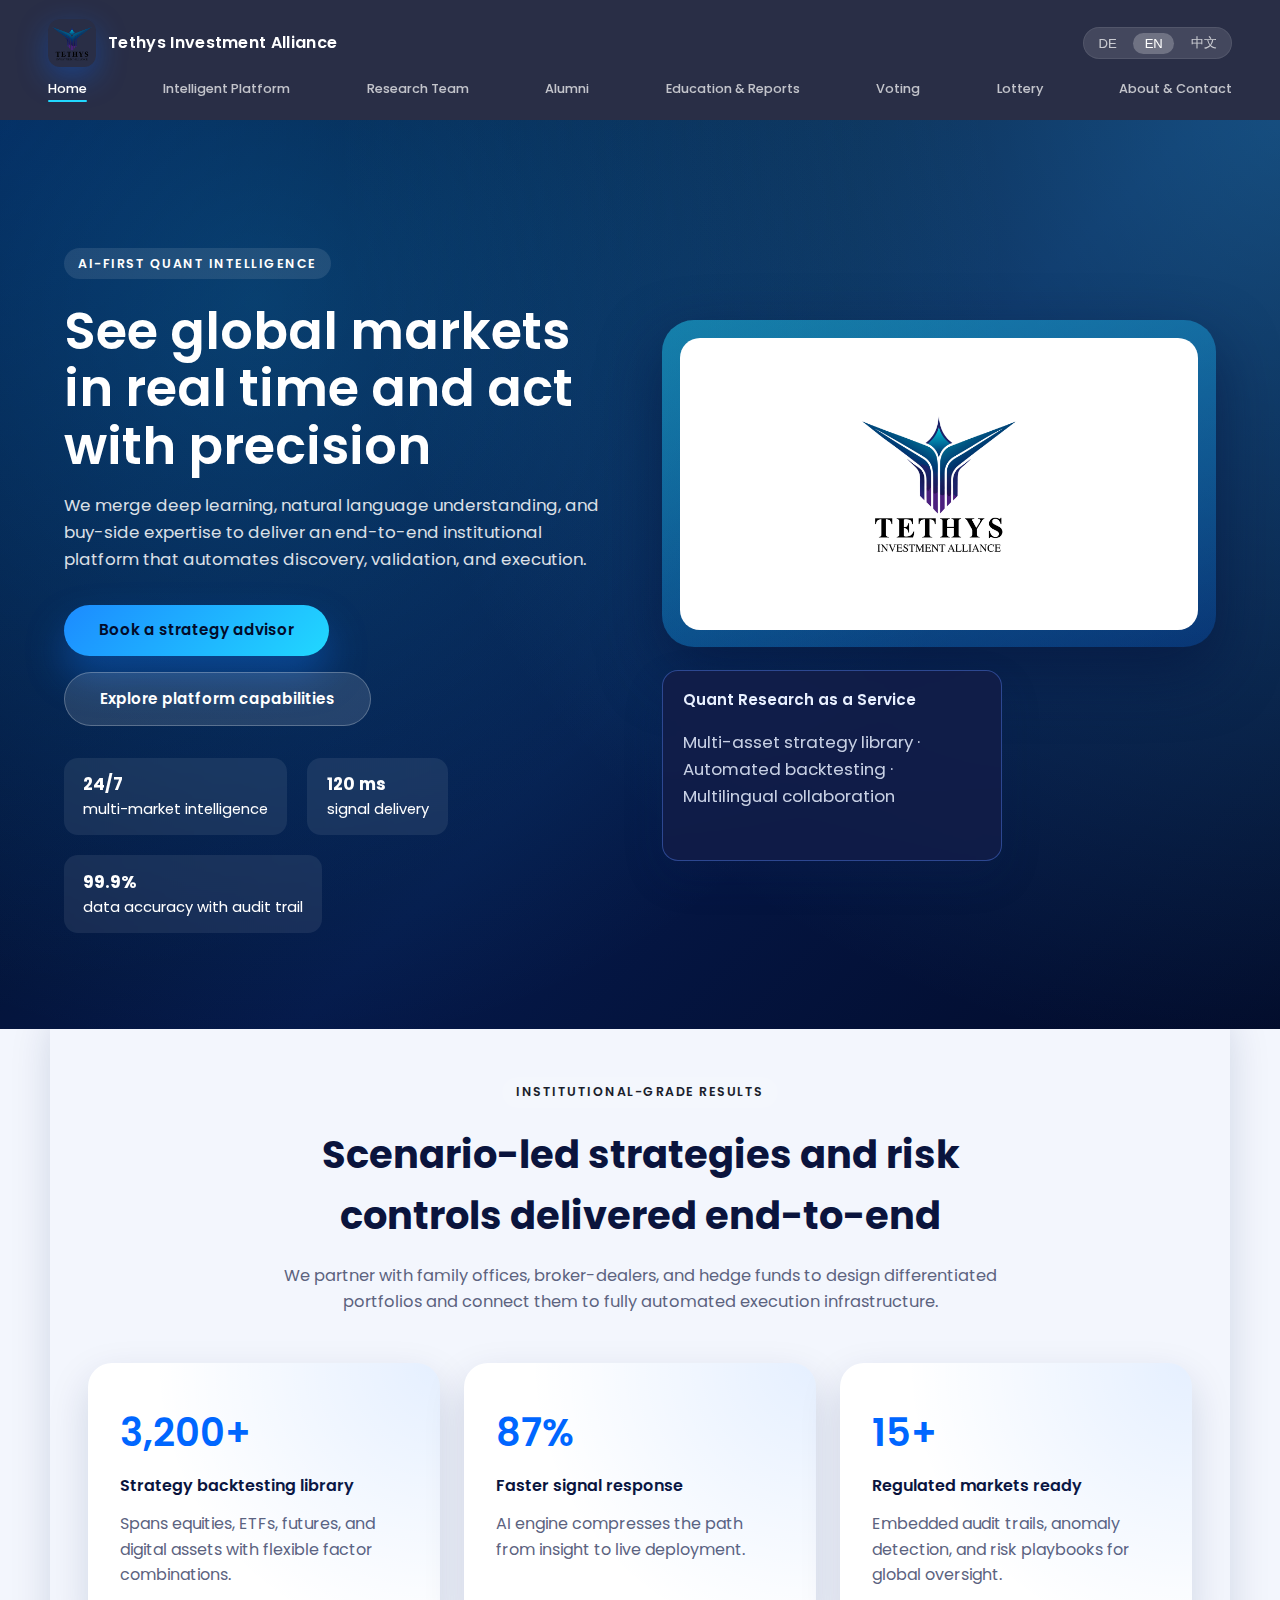
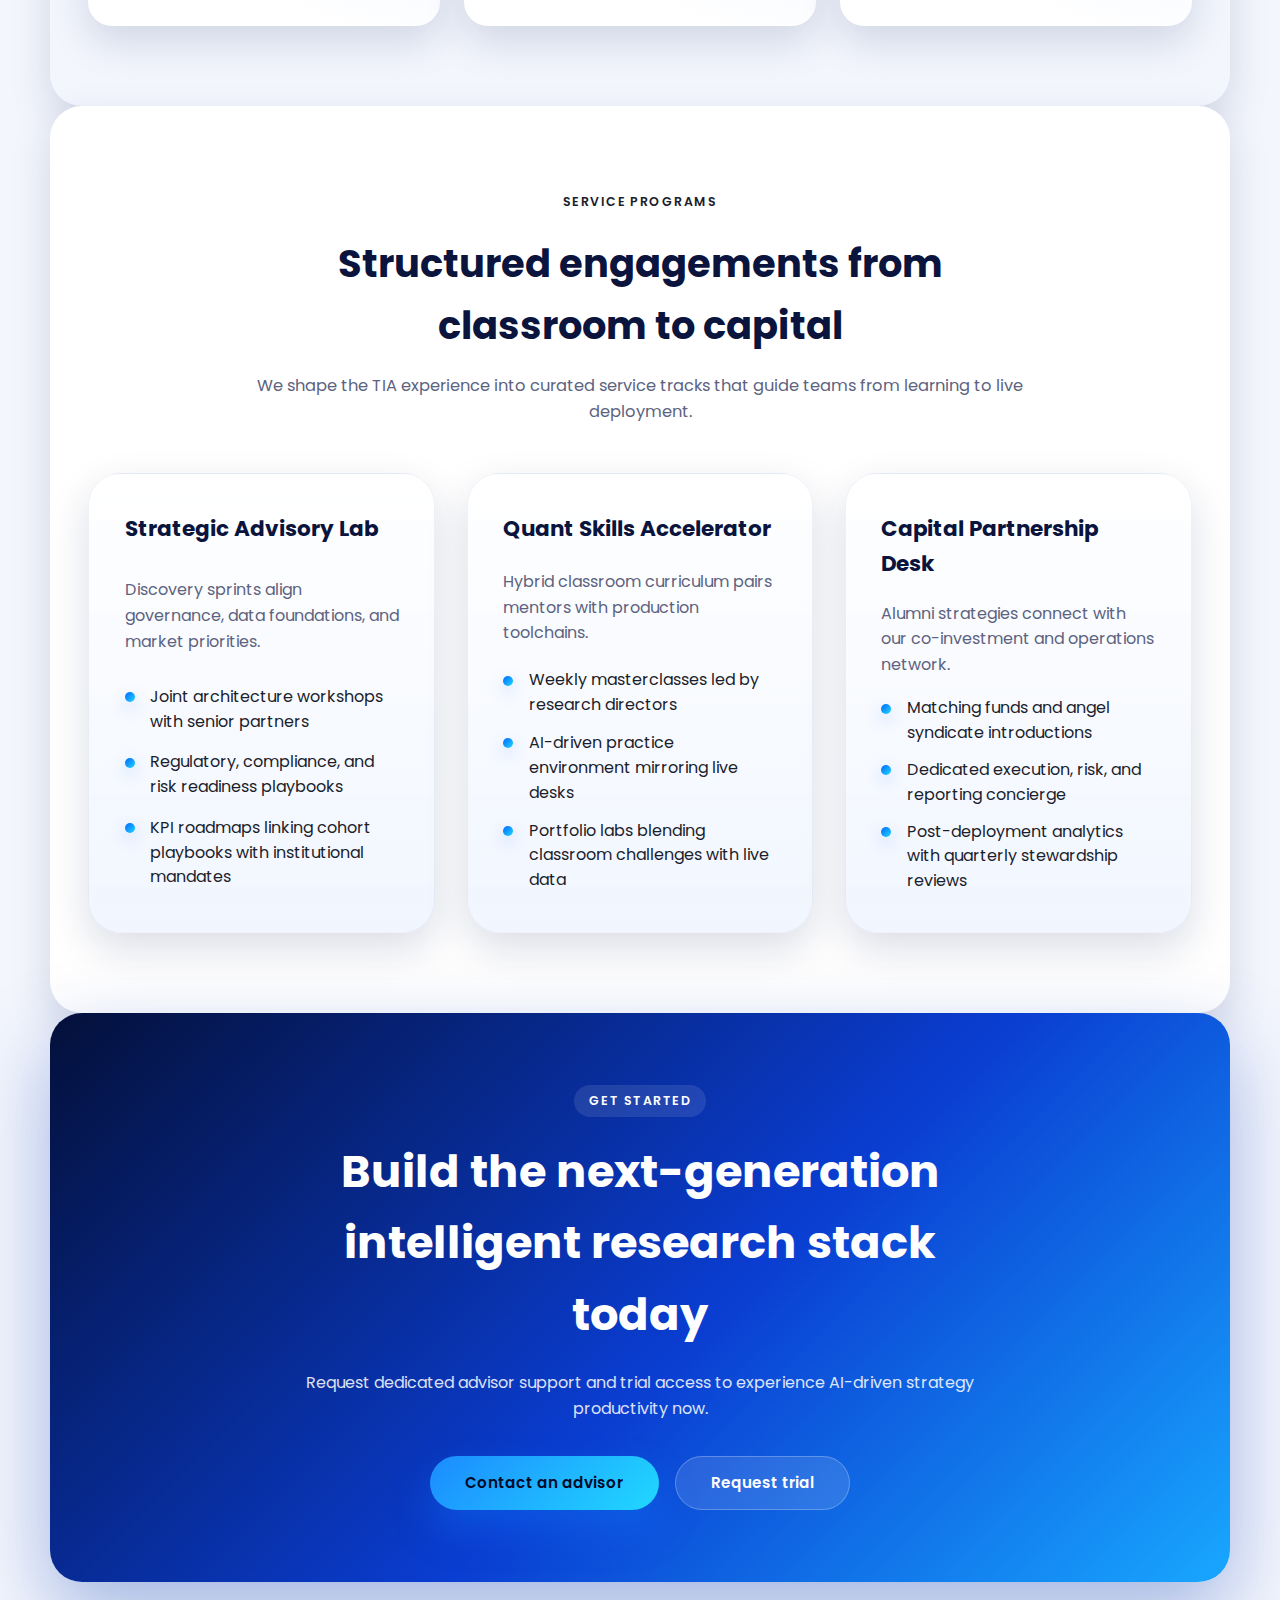
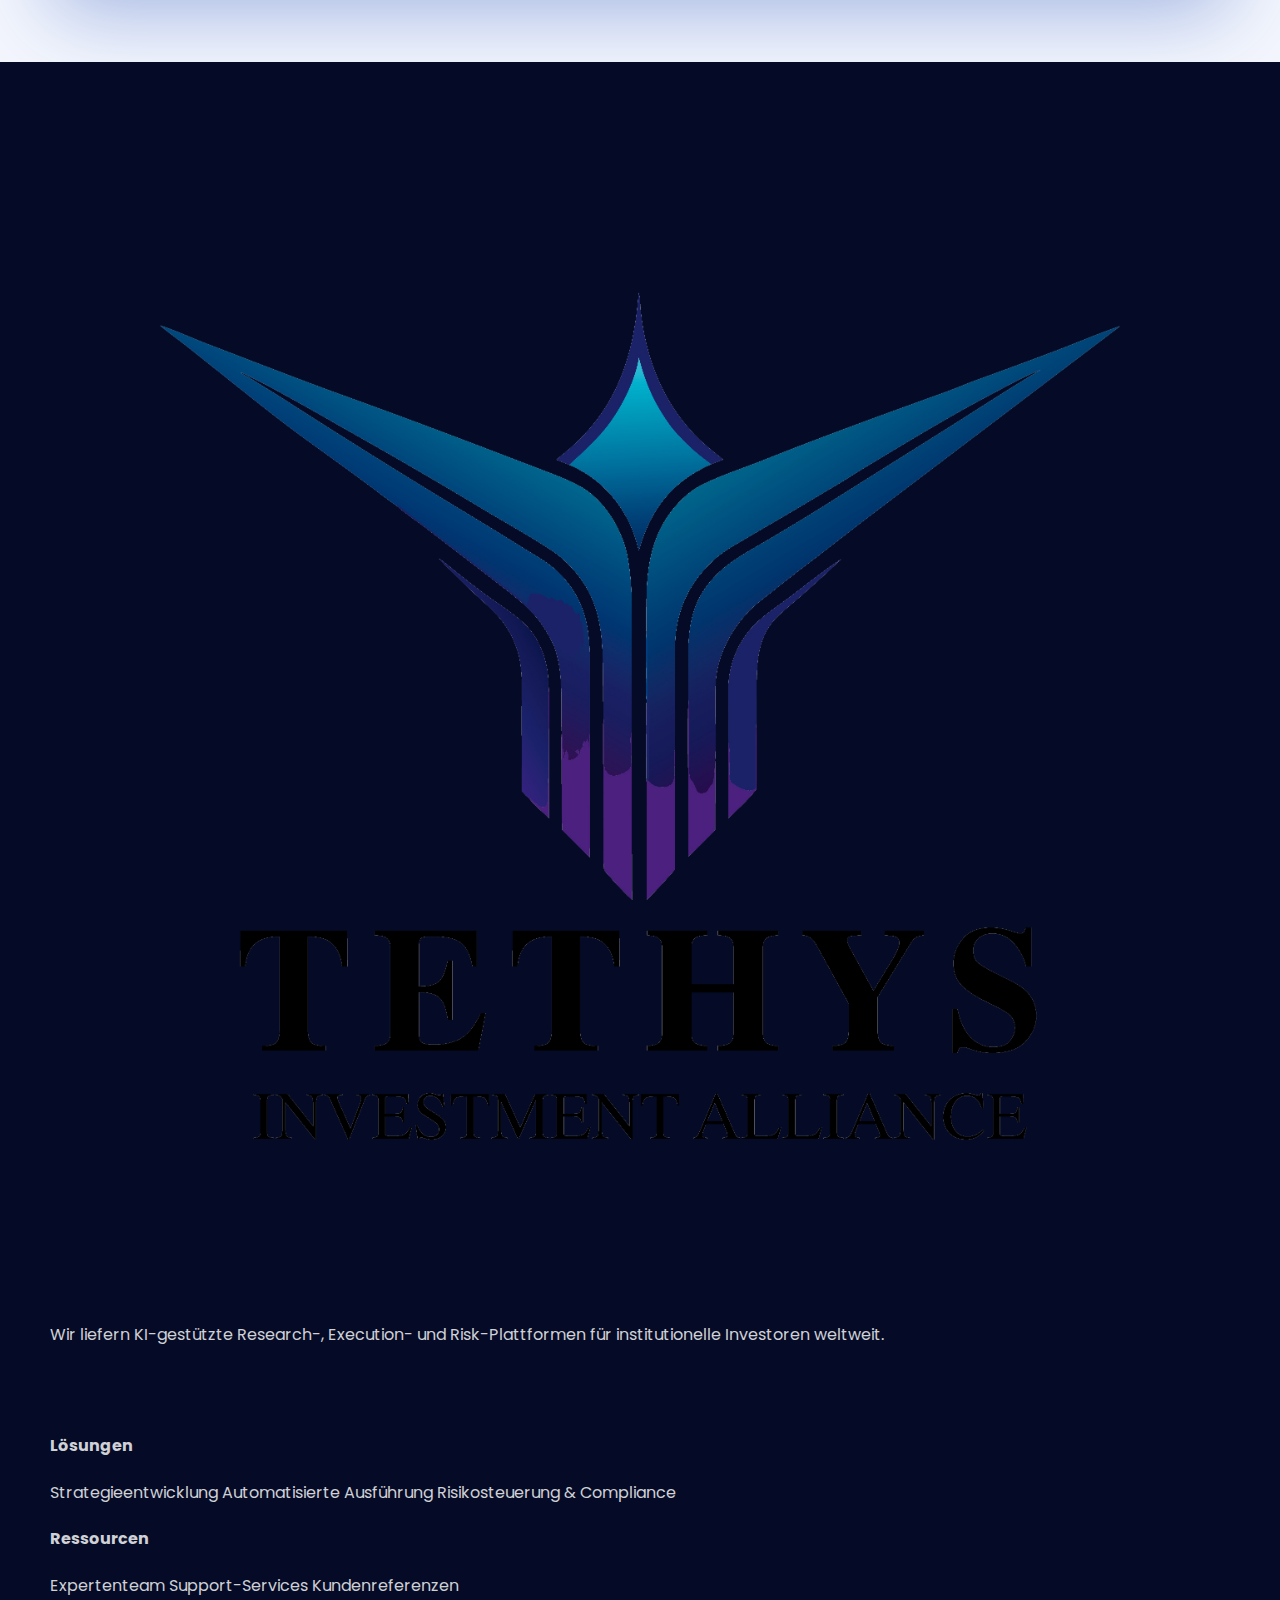
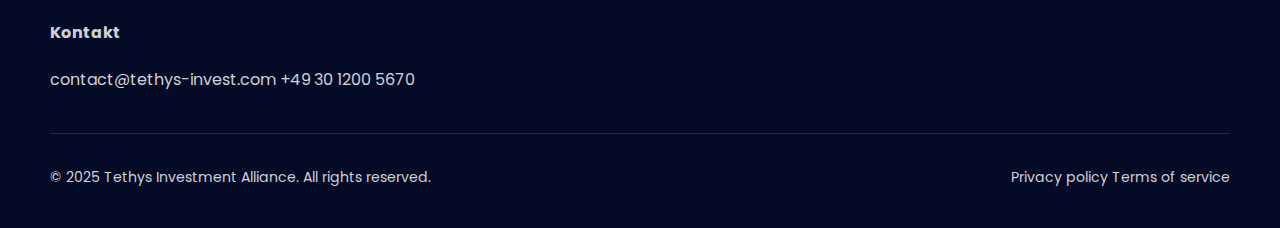
<file: index.html>
<!DOCTYPE html>
<html lang="de">
<head>
    <meta charset="UTF-8">
    <meta name="viewport" content="width=device-width, initial-scale=1.0">
    <title>Tethys Investment Alliance | KI-gestützte Quant-Plattform</title>
    <meta name="description" content="Tethys Investment Alliance verbindet KI und quantitative Strategien, automatisiert Research-Workflows, liefert Echtzeit-Signale und steuert Risiken auf institutionellem Niveau.">
    <link rel="preconnect" href="https://fonts.googleapis.com">
    <link rel="preconnect" href="https://fonts.gstatic.com" crossorigin>
    <link href="https://fonts.googleapis.com/css2?family=Poppins:wght@300;400;500;600;700&family=Noto+Sans+SC:wght@400;500;700&display=swap" rel="stylesheet">
    <link rel="icon" type="image/png" href="assets/images/logo.png">
    <link rel="stylesheet" href="styles.css?v=20251022c">
</head>
<body data-page="home">
    <header class="site-header">
        <div class="nav-container">
            <a class="brand" href="index.html">
                <img src="assets/images/logo.png" alt="Tethys Investment Alliance Logo">
                <span>Tethys Investment Alliance</span>
            </a>
            <button class="nav-toggle" aria-label="Navigation umschalten" aria-expanded="false" data-i18n-aria-label="nav.toggle">
                <span></span>
                <span></span>
                <span></span>
            </button>
            <nav class="primary-nav">
                <ul class="nav-links">
                    <li><a href="index.html" data-page="home" data-i18n="nav.home">Startseite</a></li>
                    <li><a href="platform.html" data-page="platform" data-i18n="nav.platform">Intelligente Plattform</a></li>
                    <li><a href="team.html" data-page="team" data-i18n="nav.team">Research-Team</a></li>
                    <li><a href="alumni.html" data-page="alumni" data-i18n="nav.alumni">Alumni</a></li>
                    <li><a href="education.html" data-page="education" data-i18n="nav.education">Unterricht &amp; Reports</a></li>
                    <li><a href="elections.html" data-page="elections" data-i18n="nav.elections">Abstimmungen</a></li>
                    <li><a href="lottery.html" data-page="lottery" data-i18n="nav.lottery">Verlosung</a></li>
                    <li><a href="about.html" data-page="about" data-i18n="nav.about">Über &amp; Kontakt</a></li>
                </ul>
                <div class="language-switcher" role="group" aria-label="Sprache wählen" data-i18n-aria-label="language.switcherLabel">
                    <button type="button" class="language-option active" data-lang="de">DE</button>
                    <button type="button" class="language-option" data-lang="en">EN</button>
                    <button type="button" class="language-option" data-lang="zh">中文</button>
                </div>
            </nav>
        </div>
    </header>

    <main id="top">
        <section class="hero hero-home">
            <div class="hero-inner">
            <div class="hero-content">
                <span class="eyebrow" data-i18n="hero.eyebrow">AI-gestützte Quant Intelligence</span>
                <h1 data-i18n="hero.headline">Globale Märkte in Echtzeit erkennen und präzise Quant-Entscheidungen treffen</h1>
                <p data-i18n="hero.paragraph">
                    Wir kombinieren Deep Learning, natürliche Sprachverarbeitung und jahrzehntelange Buy-Side-Expertise, um eine durchgängige Plattform zu liefern, die Discovery, Validierung und Ausführung automatisiert.
                </p>
                <div class="hero-actions">
                    <a class="btn primary" href="about.html#contact" data-i18n="hero.primary">Beratungstermin vereinbaren</a>
                    <a class="btn ghost" href="platform.html" data-i18n="hero.secondary">Plattformfunktionen ansehen</a>
                </div>
                <ul class="hero-highlights">
                    <li data-i18n="hero.highlight1"><strong>24/7</strong> KI-gestützte Marktüberwachung</li>
                    <li data-i18n="hero.highlight2"><strong>120&nbsp;ms</strong> Signallaufzeit bis zum Desk</li>
                    <li data-i18n="hero.highlight3"><strong>99,9&nbsp;%</strong> Datenqualität mit Audit-Trail</li>
                </ul>
            </div>
            <div class="hero-media">
                <div class="media-frame">
                    <video class="hero-video" src="assets/videos/tia-hero.mp4" poster="assets/images/hero.jpg" autoplay muted loop playsinline aria-describedby="hero-video-caption">
                        Ihr Browser unterstützt das Video-Element nicht. Laden Sie die Präsentation direkt herunter:
                        <a href="assets/videos/tia-hero.mp4">TIA Präsentationsvideo</a>.
                    </video>
                </div>
                <div class="media-badge" id="hero-video-caption">
                    <span class="badge-title" data-i18n="hero.badgeTitle">Quant Research as a Service</span>
                    <p data-i18n="hero.badgeText">Multi-Asset-Strategiebibliothek · Automatisiertes Backtesting · Mehrsprachige Kollaboration</p>
                </div>
            </div>
            </div>
        </section>

        <section class="metrics" id="solutions">
            <div class="section-intro">
                <span class="eyebrow" data-i18n="metrics.eyebrow">Institutionelle Ergebnisse</span>
                <h2 data-i18n="metrics.heading">Von Szenario-Strategien bis Risk Controls – messbare Resultate aus einer Hand</h2>
                <p data-i18n="metrics.paragraph">
                    Tethys Investment Alliance begleitet Family Offices, Broker-Dealer und Hedgefonds dabei, differenzierte Portfolios aufzubauen und sie in vollautomatisierte Execution-Infrastrukturen einzubetten.
                </p>
            </div>
            <div class="metric-grid">
                <article class="metric-card">
                    <span class="value">3,200+</span>
                    <span class="label" data-i18n="metrics.card1.label">Backtesting-Szenarienbibliothek</span>
                    <p data-i18n="metrics.card1.text">Über Aktien, ETFs, Futures und digitale Assets hinweg mit frei kombinierbaren Faktoren.</p>
                </article>
                <article class="metric-card">
                    <span class="value">87%</span>
                    <span class="label" data-i18n="metrics.card2.label">Beschleunigte Signalauslieferung</span>
                    <p data-i18n="metrics.card2.text">Der KI-Engine verkürzt den Weg von der Hypothese zur produktiven Strategie drastisch.</p>
                </article>
                <article class="metric-card">
                    <span class="value">15+</span>
                    <span class="label" data-i18n="metrics.card3.label">Regulatorische Märkte im Fokus</span>
                    <p data-i18n="metrics.card3.text">Integrierte Audit-Trails, Anomalieerkennung und Risk Playbooks für globale Aufsichten.</p>
                </article>
            </div>
        </section>

        <section class="services" id="services">
            <div class="section-intro">
                <span class="eyebrow" data-i18n="services.eyebrow">Serviceprogramme</span>
                <h2 data-i18n="services.heading">Strukturiertes Engagement vom Campus bis zum Kapital</h2>
                <p data-i18n="services.paragraph">
                    Wir erweitern das VenusIN-Erbe innerhalb der TIA-Experience um kuratierte Servicepfade, die Teams vom Lernen bis zur Live-Implementierung führen.
                </p>
            </div>
            <div class="services-grid">
                <article class="service-card">
                    <h3 data-i18n="services.card1.title">Strategic Advisory Lab</h3>
                    <p data-i18n="services.card1.desc">Discovery-Sprints richten Governance, Datenfundamente und Marktprioritäten aus.</p>
                    <ul class="service-list">
                        <li data-i18n="services.card1.point1">Architektur-Workshops gemeinsam mit Senior-Partnern</li>
                        <li data-i18n="services.card1.point2">Regulatorische, Compliance- und Risiko-Playbooks</li>
                        <li data-i18n="services.card1.point3">KPI-Roadmaps zwischen VenusIN-Kohorten und institutionellen Mandaten</li>
                    </ul>
                </article>
                <article class="service-card">
                    <h3 data-i18n="services.card2.title">Quant Skills Accelerator</h3>
                    <p data-i18n="services.card2.desc">Hybride Unterrichtsmodule verbinden Mentor:innen mit produktiven Toolchains.</p>
                    <ul class="service-list">
                        <li data-i18n="services.card2.point1">Wöchentliche Masterclasses unter Leitung der Research-Direktor:innen</li>
                        <li data-i18n="services.card2.point2">KI-gestütztes Übungsumfeld auf Basis echter Desks</li>
                        <li data-i18n="services.card2.point3">Portfoliolabore vereinen Unterrichts-Challenges und Live-Daten</li>
                    </ul>
                </article>
                <article class="service-card">
                    <h3 data-i18n="services.card3.title">Capital Partnership Desk</h3>
                    <p data-i18n="services.card3.desc">Alumni-Strategien vernetzen wir mit unserem Co-Investment- und Operations-Netzwerk.</p>
                    <ul class="service-list">
                        <li data-i18n="services.card3.point1">Matching-Fonds und Angel-Syndikat-Intros</li>
                        <li data-i18n="services.card3.point2">Dedizierter Execution-, Risiko- und Reporting-Concierge</li>
                        <li data-i18n="services.card3.point3">Post-Deployment-Analytics mit vierteljährlichen Stewardship-Reviews</li>
                    </ul>
                </article>
            </div>
        </section>

        <section class="cta-final">
            <div class="cta-content">
                <span class="eyebrow" data-i18n="cta.eyebrow">Jetzt starten</span>
                <h2 data-i18n="cta.heading">Bauen Sie heute das nächste intelligente Research-Ökosystem</h2>
                <p data-i18n="cta.paragraph">Holen Sie sich einen dedizierten Consultant und Testzugang, um KI-gestützte Strategieproduktivität sofort zu erleben.</p>
                <div class="cta-actions">
                    <a class="btn primary" href="about.html#contact" data-i18n="cta.primary">Berater kontaktieren</a>
                    <a class="btn ghost" href="education.html" data-i18n="cta.secondary">Testzugang anfragen</a>
                </div>
            </div>
        </section>
    </main>

    <footer class="site-footer">
        <div class="footer-main">
            <div class="footer-brand">
                <img src="assets/images/logo.png" alt="Tethys Investment Alliance">
                <p data-i18n="footer.brand">Wir liefern KI-gestützte Research-, Execution- und Risk-Plattformen für institutionelle Investoren weltweit.</p>
            </div>
            <div class="footer-links">
                <div>
                    <h4 data-i18n="footer.solutions">Lösungen</h4>
                    <a href="index.html#solutions" data-i18n="footer.solutions.strategy">Strategieentwicklung</a>
                    <a href="platform.html" data-i18n="footer.solutions.execution">Automatisierte Ausführung</a>
                    <a href="platform.html#ros" data-i18n="footer.solutions.risk">Risikosteuerung &amp; Compliance</a>
                </div>
                <div>
                    <h4 data-i18n="footer.resources">Ressourcen</h4>
                    <a href="team.html" data-i18n="footer.resources.team">Expertenteam</a>
                    <a href="about.html#contact" data-i18n="footer.resources.support">Support-Services</a>
                    <a href="alumni.html" data-i18n="footer.resources.case">Kundenreferenzen</a>
                </div>
                <div>
                    <h4 data-i18n="footer.contact">Kontakt</h4>
                    <a href="mailto:contact@tethys-invest.com">contact@tethys-invest.com</a>
                    <a href="tel:+493012005670">+49 30 1200 5670</a>
                </div>
            </div>
        </div>
        <div class="footer-bottom">
            <span data-i18n="footer.bottom">&copy; 2025 Tethys Investment Alliance. Alle Rechte vorbehalten.</span>
            <div class="footer-legal">
                <a href="about.html" data-i18n="footer.privacy">Datenschutz</a>
                <a href="about.html" data-i18n="footer.terms">Nutzungsbedingungen</a>
            </div>
        </div>
    </footer>

    <script src="assets/js/main.js"></script>
</body>
</html>
</file>
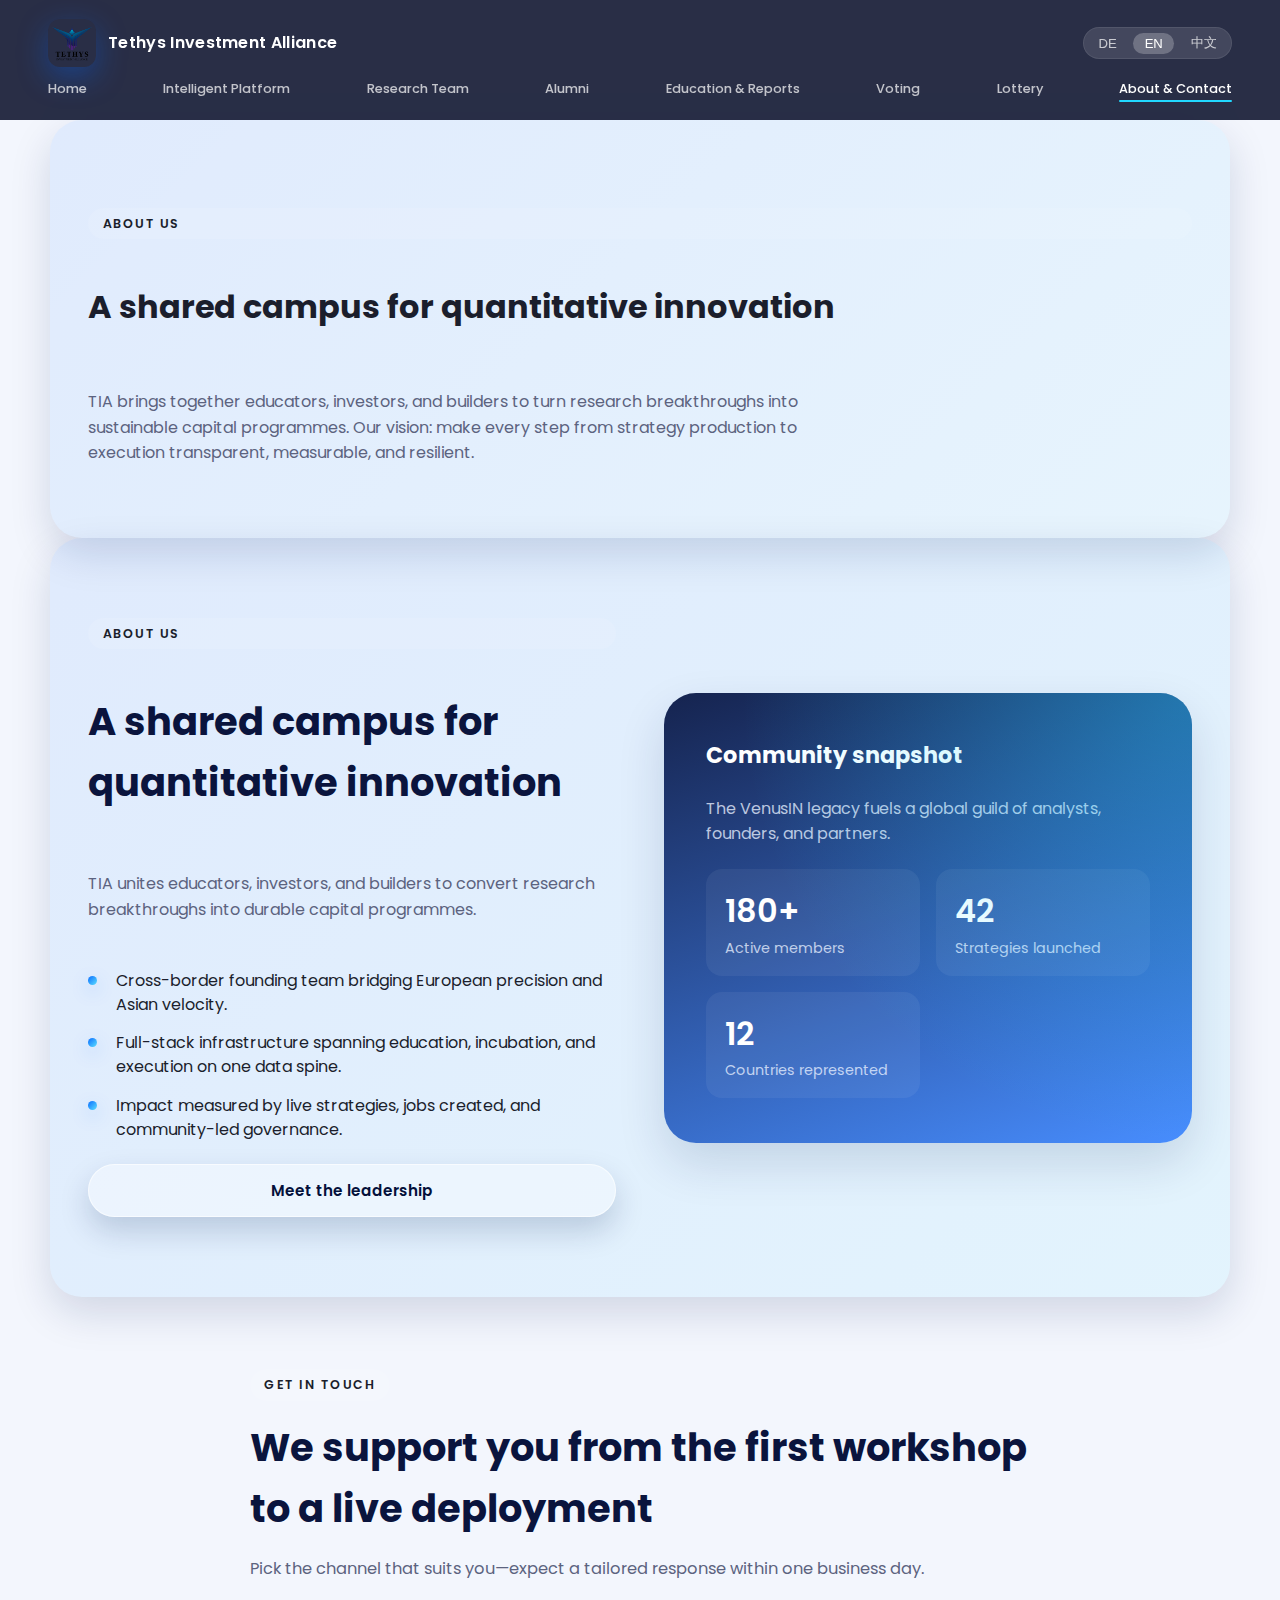
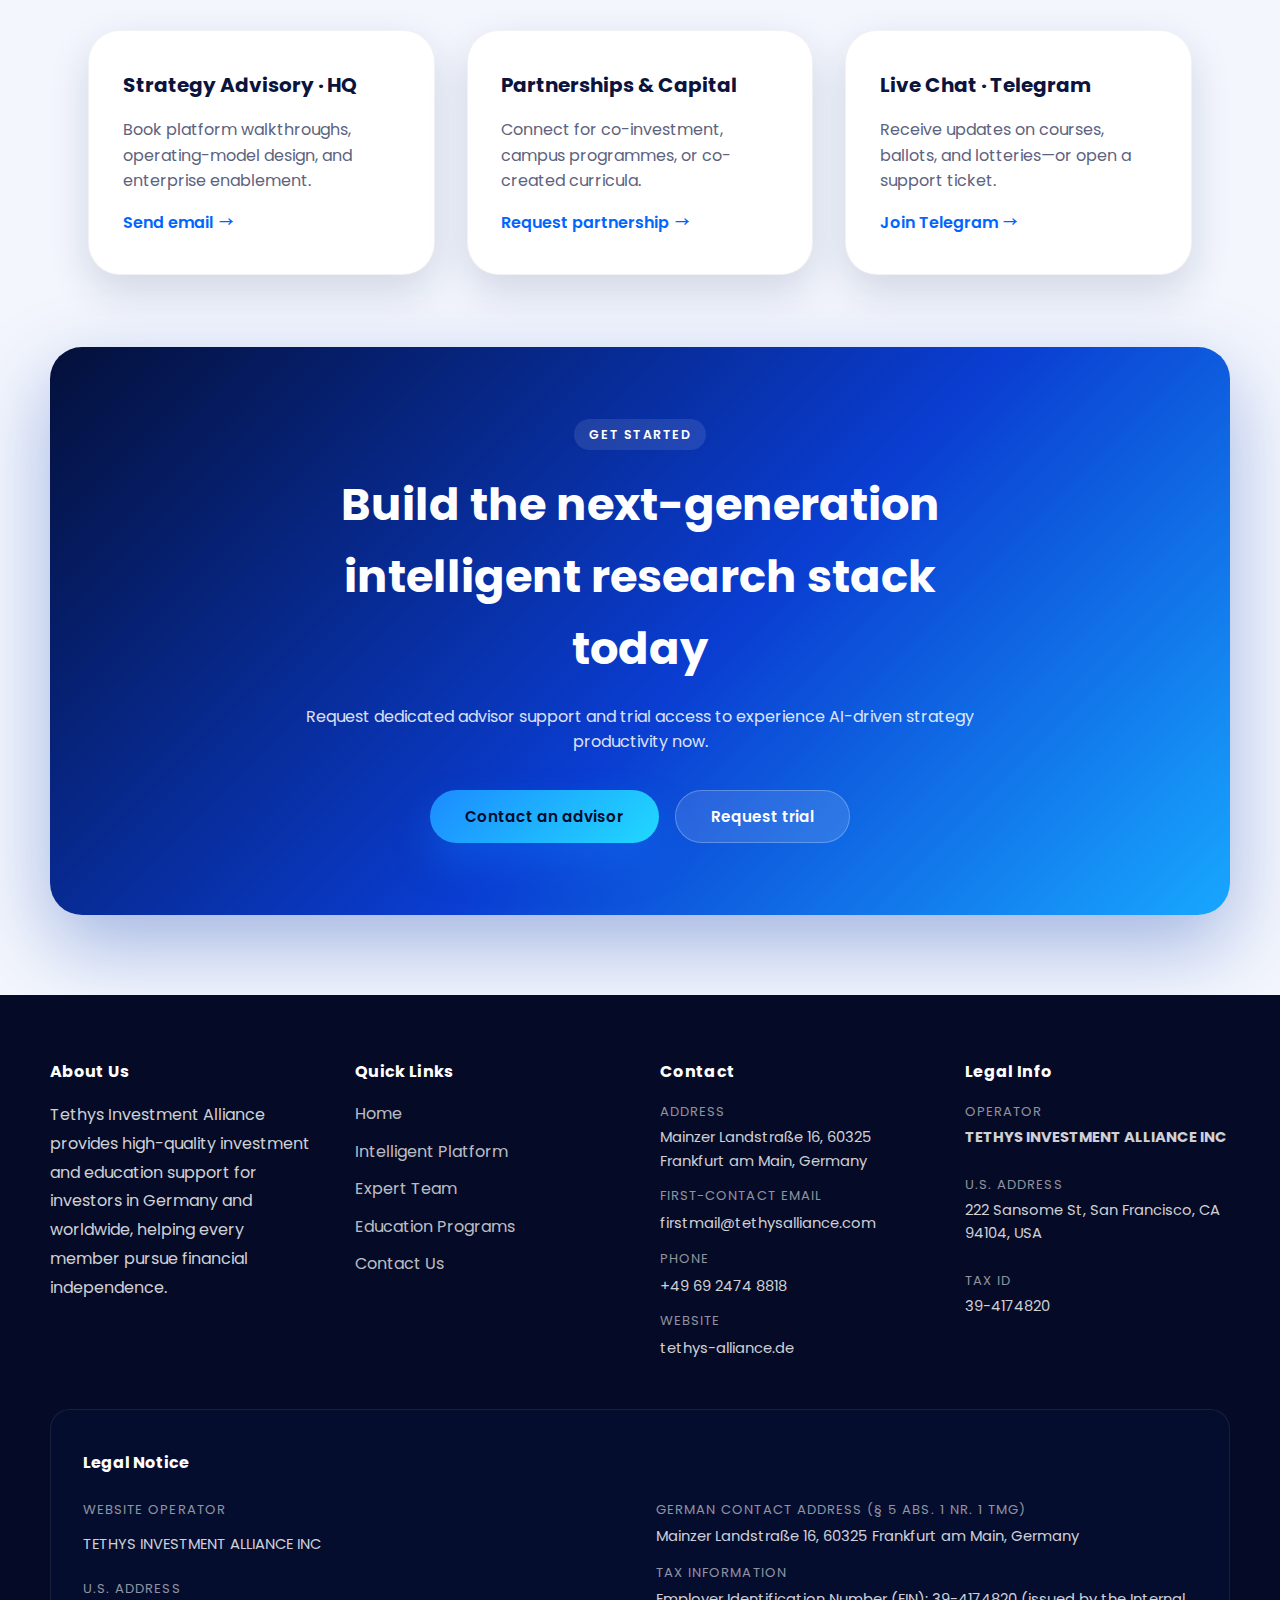
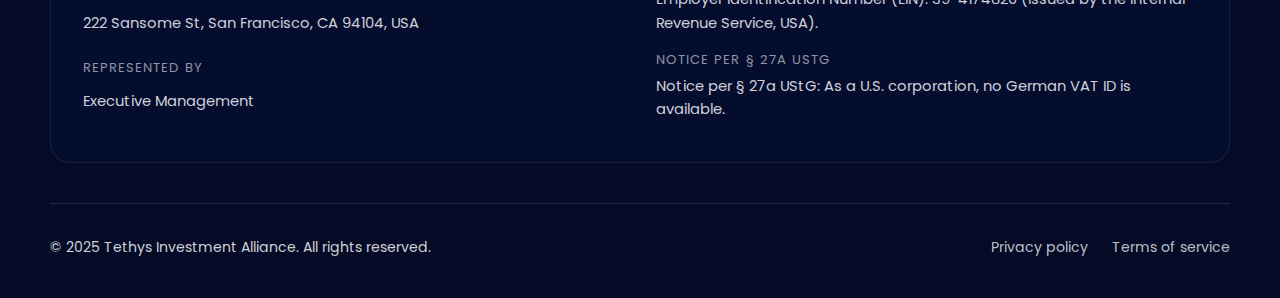
<file: about.html>
<!DOCTYPE html>
<html lang="de">
<head>
    <meta charset="UTF-8">
    <meta name="viewport" content="width=device-width, initial-scale=1.0">
    <title>Tethys Investment Alliance | Über uns &amp; Kontakt</title>
    <meta name="description" content="Erfahren Sie, wie die Tethys Investment Alliance Bildung, Forschung und Kapitalprogramme verzahnt – inklusive Ansprechpartner für Kooperationen und Support.">
    <link rel="preconnect" href="https://fonts.googleapis.com">
    <link rel="preconnect" href="https://fonts.gstatic.com" crossorigin>
    <link href="https://fonts.googleapis.com/css2?family=Poppins:wght@300;400;500;600;700&family=Noto+Sans+SC:wght@400;500;700&display=swap" rel="stylesheet">
    <link rel="icon" type="image/png" href="assets/images/logo.png">
    <link rel="stylesheet" href="styles.css?v=20251108a">
</head>
<body data-page="about">
    <header class="site-header">
        <div class="nav-container">
            <a class="brand" href="index.html">
                <img src="assets/images/logo.png" alt="Tethys Investment Alliance Logo">
                <span>Tethys Investment Alliance</span>
            </a>
            <button class="nav-toggle" aria-label="Navigation umschalten" aria-expanded="false" data-i18n-aria-label="nav.toggle">
                <span></span>
                <span></span>
                <span></span>
            </button>
            <nav class="primary-nav">
                <ul class="nav-links">
                    <li><a href="index.html" data-page="home" data-i18n="nav.home">Startseite</a></li>
                    <li><a href="platform.html" data-page="platform" data-i18n="nav.platform">Intelligente Plattform</a></li>
                    <li><a href="team.html" data-page="team" data-i18n="nav.team">Research-Team</a></li>
                    <li><a href="alumni.html" data-page="alumni" data-i18n="nav.alumni">Alumni</a></li>
                    <li><a href="education.html" data-page="education" data-i18n="nav.education">Unterricht &amp; Reports</a></li>
                    <li><a href="elections.html" data-page="elections" data-i18n="nav.elections">Abstimmungen</a></li>
                    <li><a href="lottery.html" data-page="lottery" data-i18n="nav.lottery">Verlosung</a></li>
                    <li><a href="about.html" data-page="about" data-i18n="nav.about">Über &amp; Kontakt</a></li>
                </ul>
                <div class="language-switcher" role="group" aria-label="Sprache wählen" data-i18n-aria-label="language.switcherLabel">
                    <button type="button" class="language-option active" data-lang="de">DE</button>
                    <button type="button" class="language-option" data-lang="en">EN</button>
                    <button type="button" class="language-option" data-lang="zh">中文</button>
                </div>
            </nav>
        </div>
    </header>

    <main>
        <section class="page-hero hero-subtle">
            <span class="eyebrow" data-i18n="about.eyebrow">Über uns</span>
            <h1 data-i18n="about.heading">Ein gemeinsamer Campus für quantitative Innovation</h1>
            <p data-i18n="page.about.intro">
                TIA vereint Bildungsakteure, Investor:innen und Builder, um Forschungserfolge in nachhaltige Kapitalprogramme zu überführen. Unser Ziel: jede Phase vom Insight bis zur Ausführung transparent, messbar und resilient zu gestalten.
            </p>
        </section>

        <section class="split-section about-section" id="about">
            <div class="split-content about-content">
                <span class="eyebrow" data-i18n="about.eyebrow">Über uns</span>
                <h2 data-i18n="about.heading">Ein gemeinsamer Campus für quantitative Innovation</h2>
                <p data-i18n="about.paragraph">
                    Tethys Investment Alliance vereint Bildungsakteure, Investor:innen und Builder, um Forschungserfolge in belastbare Kapitalprogramme zu überführen.
                </p>
                <ul class="about-list">
                    <li data-i18n="about.list1">Grenzüberschreitendes Gründerteam verbindet europäische Präzision mit asiatischer Geschwindigkeit.</li>
                    <li data-i18n="about.list2">End-to-End-Infrastruktur für Bildung, Inkubation und Execution auf einer Datenbasis.</li>
                    <li data-i18n="about.list3">Wirkung messen wir an live ausgerollten Strategien, geschaffenen Jobs und Community-Governance.</li>
                </ul>
                <a class="btn ghost" href="team.html" data-i18n="about.button">Leadership kennenlernen</a>
            </div>
            <div class="about-media">
                <h3 data-i18n="about.media.heading">Community Snapshot</h3>
                <p data-i18n="about.media.paragraph">Das VenusIN-Erbe speist eine globale Gilde aus Analyst:innen, Gründer:innen und Partnern.</p>
                <div class="about-stats">
                    <div class="about-stat">
                        <strong data-i18n="about.stat1.value">180+</strong>
                        <span data-i18n="about.stat1.label">Aktive Mitglieder</span>
                    </div>
                    <div class="about-stat">
                        <strong data-i18n="about.stat2.value">42</strong>
                        <span data-i18n="about.stat2.label">Gestartete Strategien</span>
                    </div>
                    <div class="about-stat">
                        <strong data-i18n="about.stat3.value">12</strong>
                        <span data-i18n="about.stat3.label">Vertretene Länder</span>
                    </div>
                </div>
            </div>
        </section>

        <section class="page-section contact-section" id="contact">
            <div class="section-intro align-left">
                <span class="eyebrow" data-i18n="contact.eyebrow">Kontakt aufnehmen</span>
                <h2 data-i18n="contact.heading">Wir begleiten Sie vom ersten Workshop bis zur Live-Schaltung</h2>
                <p data-i18n="contact.paragraph">
                    Wählen Sie den passenden Kanal – wir melden uns innerhalb eines Werktags mit den richtigen Unterlagen oder einer Live-Demo.
                </p>
            </div>
            <div class="contact-grid">
                <article class="contact-card">
                    <h3 data-i18n="contact.card1.title">Strategieberatung · HQ</h3>
                    <p data-i18n="contact.card1.desc">Ideal für Plattform-Demos, Operating-Model-Workshops und Enterprise-Trainings.</p>
                    <a class="contact-link" href="mailto:contact@tethys-invest.com" data-i18n="contact.card1.link" data-i18n-href="contact.card1.href">E-Mail senden</a>
                </article>
                <article class="contact-card">
                    <h3 data-i18n="contact.card2.title">Partnerschaften &amp; Kapital</h3>
                    <p data-i18n="contact.card2.desc">Für Fondskooperationen, Campusprogramme und Co-Investment-Möglichkeiten.</p>
                    <a class="contact-link" href="mailto:partners@tethys-invest.com" data-i18n="contact.card2.link" data-i18n-href="contact.card2.href">Partnerschaft anfragen</a>
                </article>
                <article class="contact-card">
                    <h3 data-i18n="contact.card3.title">Live Chat · Telegram</h3>
                    <p data-i18n="contact.card3.desc">Bleiben Sie über Kurse, Abstimmungen und Community-Aktivitäten informiert oder eröffnen Sie Support-Tickets.</p>
                    <a class="contact-link" href="https://t.me/tia_alliance" target="_blank" rel="noopener" data-i18n="contact.card3.link" data-i18n-href="contact.card3.href">Telegram beitreten</a>
                </article>
            </div>
        </section>

        <section class="cta-final">
            <div class="cta-content">
                <span class="eyebrow" data-i18n="cta.eyebrow">Jetzt starten</span>
                <h2 data-i18n="cta.heading">Bauen Sie heute das nächste intelligente Research-Ökosystem</h2>
                <p data-i18n="cta.paragraph">Holen Sie sich einen dedizierten Consultant und Testzugang, um KI-gestützte Strategieproduktivität sofort zu erleben.</p>
                <div class="cta-actions">
                    <a class="btn primary" href="mailto:contact@tethys-invest.com" data-i18n="cta.primary">Berater kontaktieren</a>
                    <a class="btn ghost" href="platform.html" data-i18n="cta.secondary">Plattformfunktionen ansehen</a>
                </div>
            </div>
        </section>
    </main>

    <footer class="site-footer">
        <div class="footer-main">
            <div class="footer-columns">
                <div class="footer-column footer-column--about">
                    <h4 data-i18n="footer.about.title">Über uns</h4>
                    <p data-i18n="footer.about.text">Die Tethys Investment Alliance unterstützt Investor:innen in Deutschland und weltweit mit hochwertigen Investment- und Bildungsprogrammen, damit jedes Mitglied finanzielle Freiheit erreichen kann.</p>
                </div>
                <div class="footer-column footer-column--links">
                    <h4 data-i18n="footer.links.title">Schnellzugriff</h4>
                    <ul>
                        <li><a href="index.html" data-i18n="footer.links.home">Startseite</a></li>
                        <li><a href="platform.html" data-i18n="footer.links.platform">Intelligente Plattform</a></li>
                        <li><a href="team.html" data-i18n="footer.links.team">Expertenteam</a></li>
                        <li><a href="education.html" data-i18n="footer.links.education">Bildungsprogramme</a></li>
                        <li><a href="about.html#contact" data-i18n="footer.links.contact">Kontakt aufnehmen</a></li>
                    </ul>
                </div>
                <div class="footer-column footer-column--contact">
                    <h4 data-i18n="footer.contact.title">Kontakt</h4>
                    <ul class="footer-contact-list">
                        <li>
                            <span data-i18n="footer.contact.addressLabel">Adresse</span>
                            <address data-i18n="footer.contact.address">Mainzer Landstraße 16, 60325 Frankfurt am Main, Deutschland</address>
                        </li>
                        <li>
                            <span data-i18n="footer.contact.emailLabel">Erstkontakt-E-Mail</span>
                            <a href="mailto:firstmail@tethysalliance.com" data-i18n="footer.contact.email">firstmail@tethysalliance.com</a>
                        </li>
                        <li>
                            <span data-i18n="footer.contact.phoneLabel">Telefon</span>
                            <a href="tel:+496924748818" data-i18n="footer.contact.phone">+49 69 2474 8818</a>
                        </li>
                        <li>
                            <span data-i18n="footer.contact.siteLabel">Web</span>
                            <a href="https://tia.fund" target="_blank" rel="noopener" data-i18n="footer.contact.site">https://tia.fund</a>
                        </li>
                    </ul>
                </div>
                <div class="footer-column footer-column--legal">
                    <h4 data-i18n="footer.summary.title">Rechtliche Angaben</h4>
                    <ul class="legal-summary">
                        <li>
                            <span data-i18n="footer.summary.operatorLabel">Betreiber</span>
                            <strong data-i18n="footer.summary.operator">TETHYS INVESTMENT ALLIANCE INC</strong>
                        </li>
                        <li>
                            <span data-i18n="footer.summary.addressLabel">US-Adresse</span>
                            <span data-i18n="footer.summary.address">222 Sansome St, San Francisco, CA 94104, USA</span>
                        </li>
                        <li>
                            <span data-i18n="footer.summary.taxLabel">Steuernummer</span>
                            <span data-i18n="footer.summary.tax">39-4174820</span>
                        </li>
                    </ul>
                </div>
            </div>
            <div class="footer-legal-wrapper" id="legal">
                <h4 data-i18n="footer.legal.title">Rechtshinweis</h4>
                <div class="footer-legal-grid">
                    <div class="legal-card">
                        <dl class="legal-list">
                            <div>
                                <dt data-i18n="footer.legal.labels.operator">Betreiber</dt>
                                <dd data-i18n="footer.legal.operatorName">TETHYS INVESTMENT ALLIANCE INC</dd>
                            </div>
                            <div>
                                <dt data-i18n="footer.legal.labels.usAddress">US-Adresse</dt>
                                <dd data-i18n="footer.legal.usAddress">222 Sansome St, San Francisco, CA 94104, USA</dd>
                            </div>
                            <div>
                                <dt data-i18n="footer.legal.labels.represented">Vertreten durch</dt>
                                <dd data-i18n="footer.legal.representedValue">die Geschäftsführung</dd>
                            </div>
                        </dl>
                    </div>
                    <div class="legal-card">
                        <dl class="legal-list">
                            <div>
                                <dt data-i18n="footer.legal.labels.deAddress">Anschrift in Deutschland (nach § 5 Abs. 1 Nr. 1 TMG)</dt>
                                <dd data-i18n="footer.legal.deAddress">Mainzer Landstraße 16, 60325 Frankfurt am Main, Deutschland</dd>
                            </div>
                            <div>
                                <dt data-i18n="footer.legal.labels.taxInfo">Steuerinformation</dt>
                                <dd data-i18n="footer.legal.einDetail">Employer Identification Number (EIN): 39-4174820 (vergeben durch das Internal Revenue Service, USA).</dd>
                            </div>
                            <div>
                                <dt data-i18n="footer.legal.labels.note">Hinweis gemäß § 27a UStG</dt>
                                <dd data-i18n="footer.legal.ustgNote">Hinweis gemäß § 27a UStG: Da es sich um eine US-amerikanische Gesellschaft handelt, liegt keine deutsche USt-IdNr. vor.</dd>
                            </div>
                        </dl>
                    </div>
                </div>
            </div>
        </div>
        <div class="footer-bottom">
            <span data-i18n="footer.bottom">&copy; 2025 Tethys Investment Alliance. Alle Rechte vorbehalten.</span>
            <div class="footer-bottom-links">
                <a href="about.html#legal" data-i18n="footer.privacy">Datenschutz</a>
                <a href="about.html#legal" data-i18n="footer.terms">Nutzungsbedingungen</a>
            </div>
        </div>
    </footer>



    <script src="assets/js/main.js"></script>
</body>
</html>
</file>
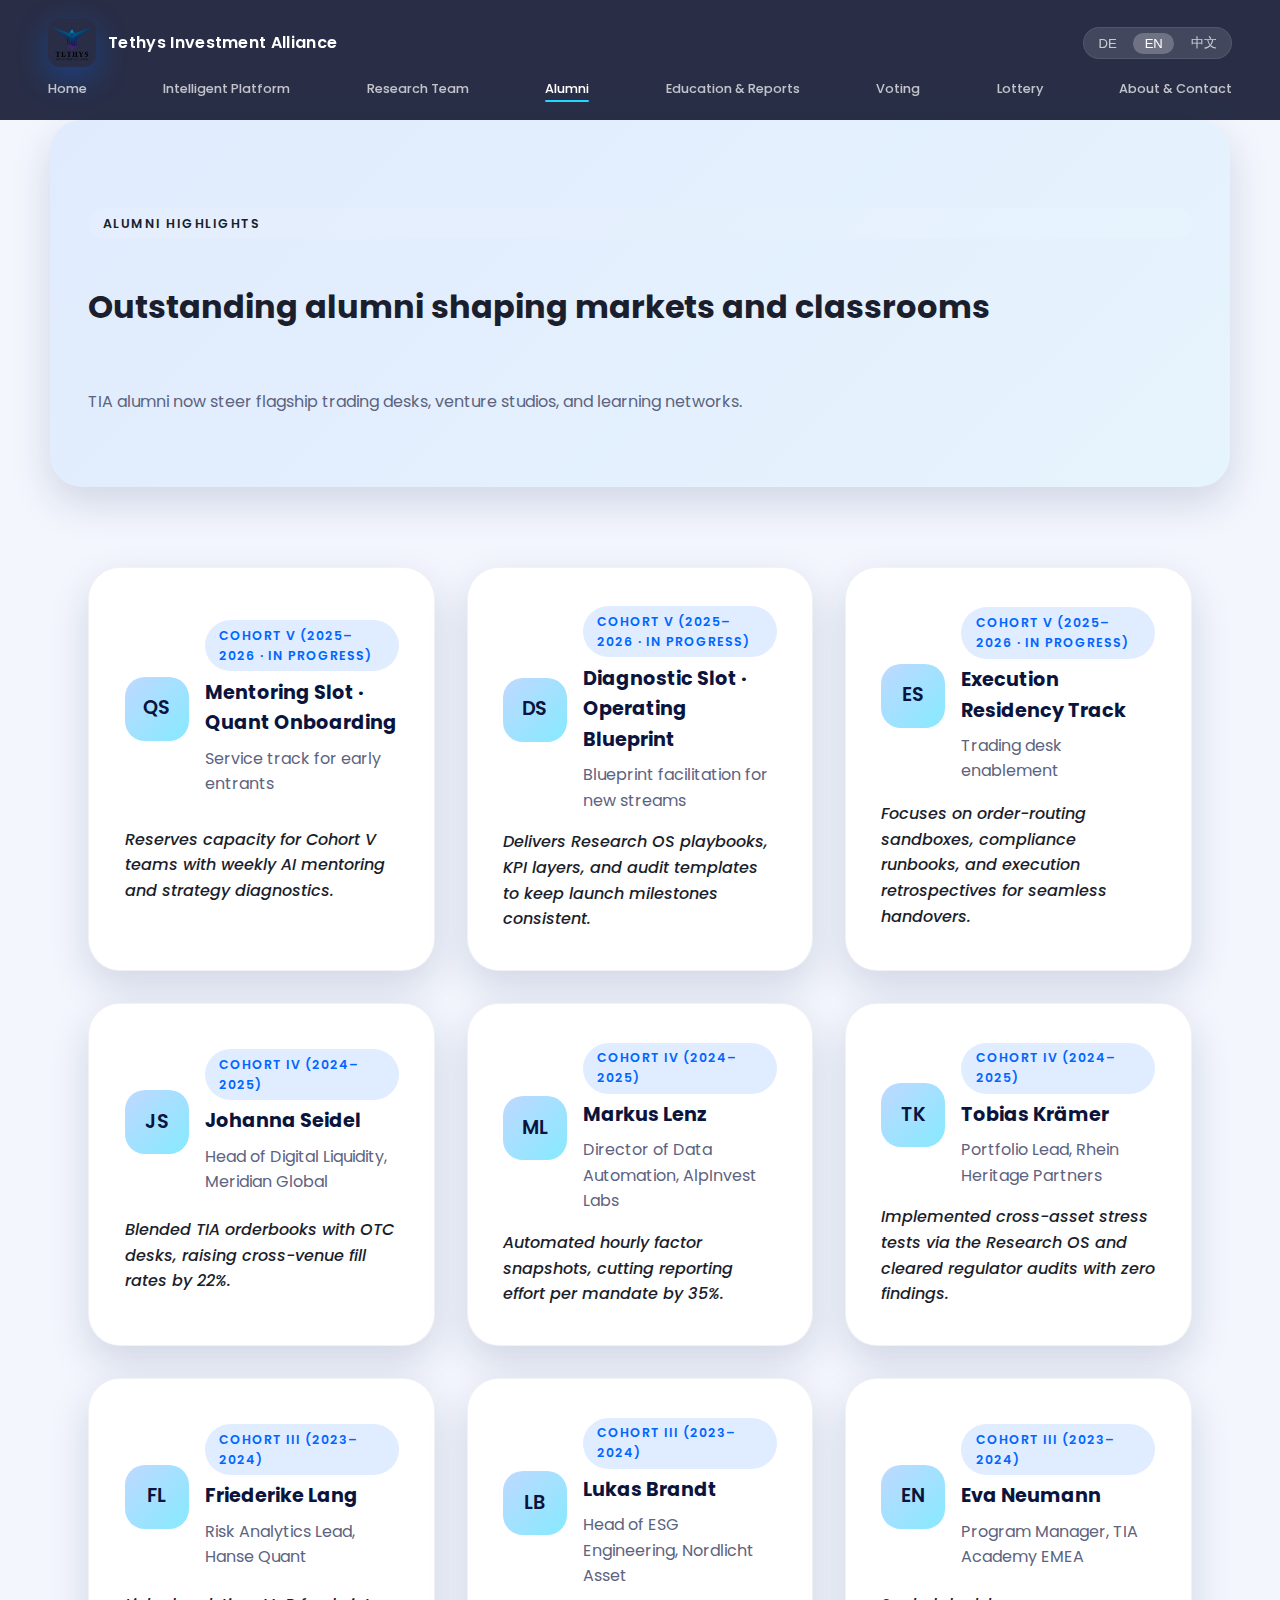
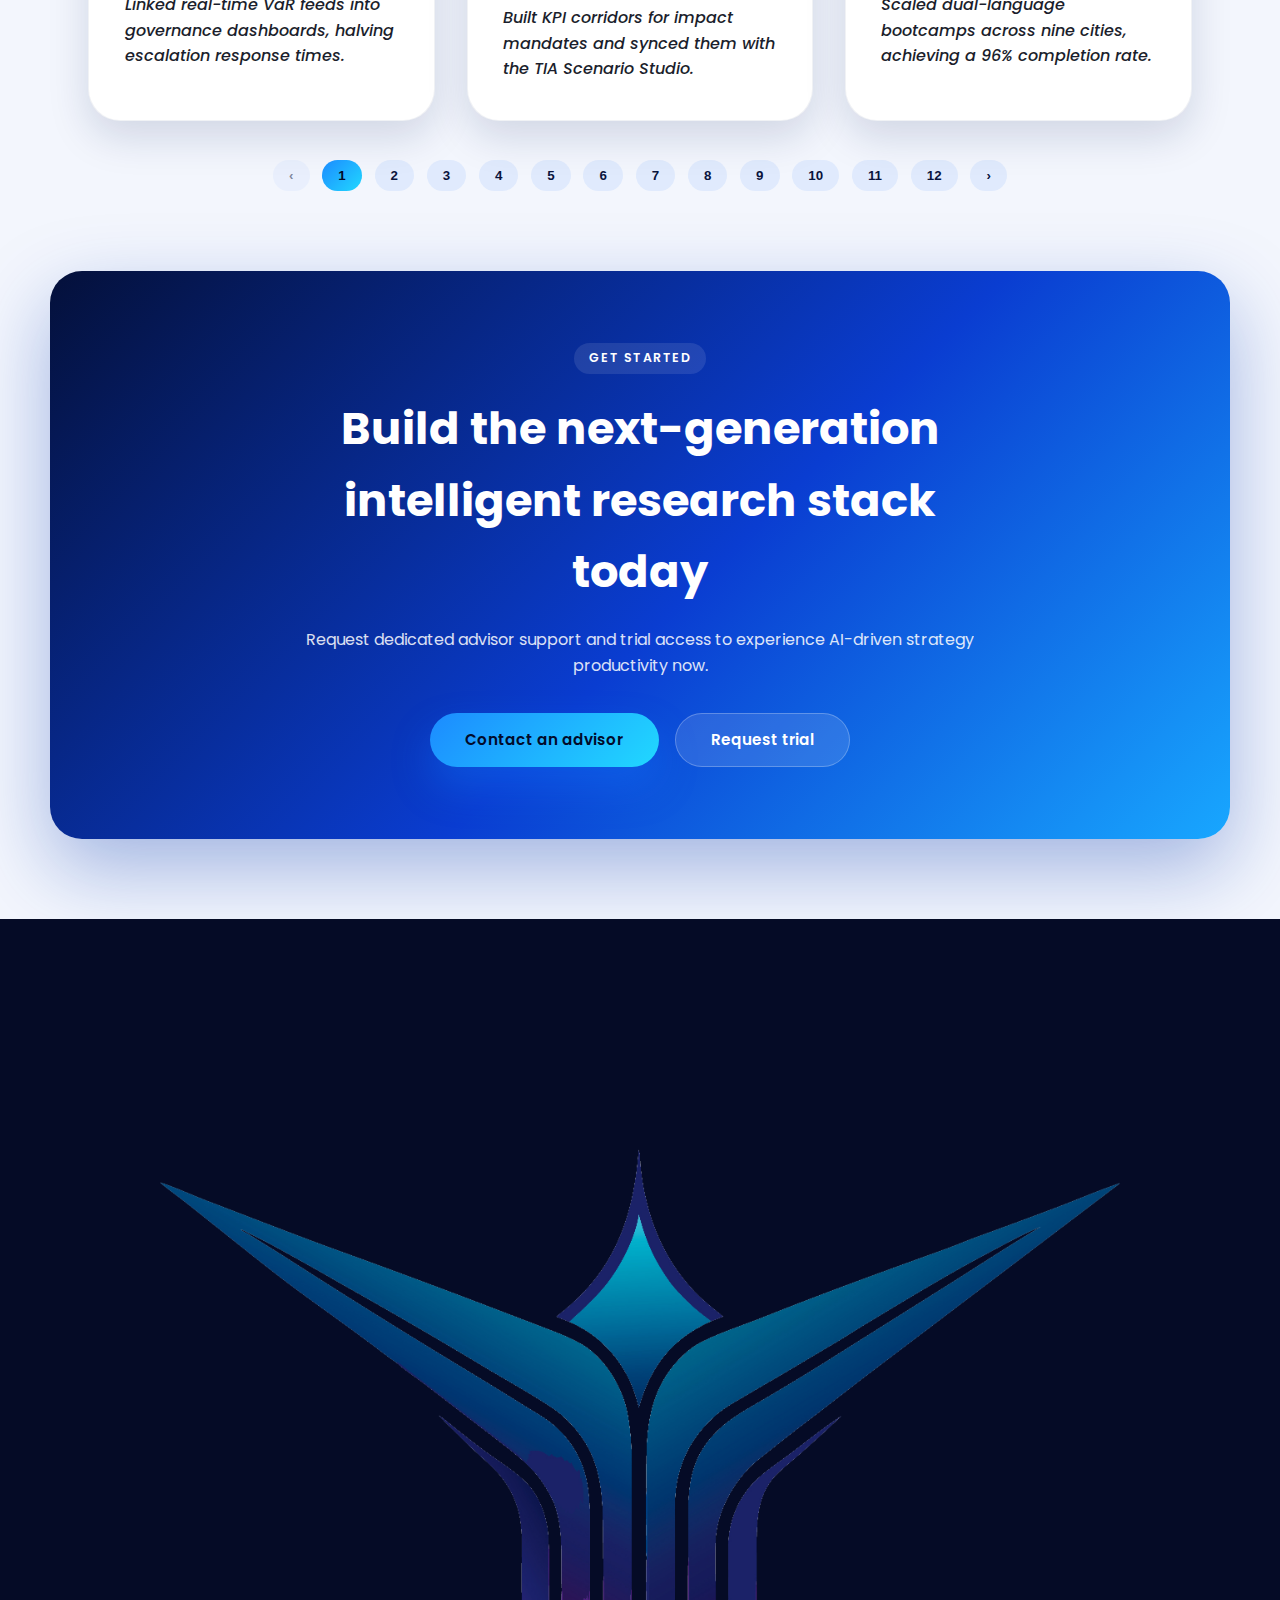
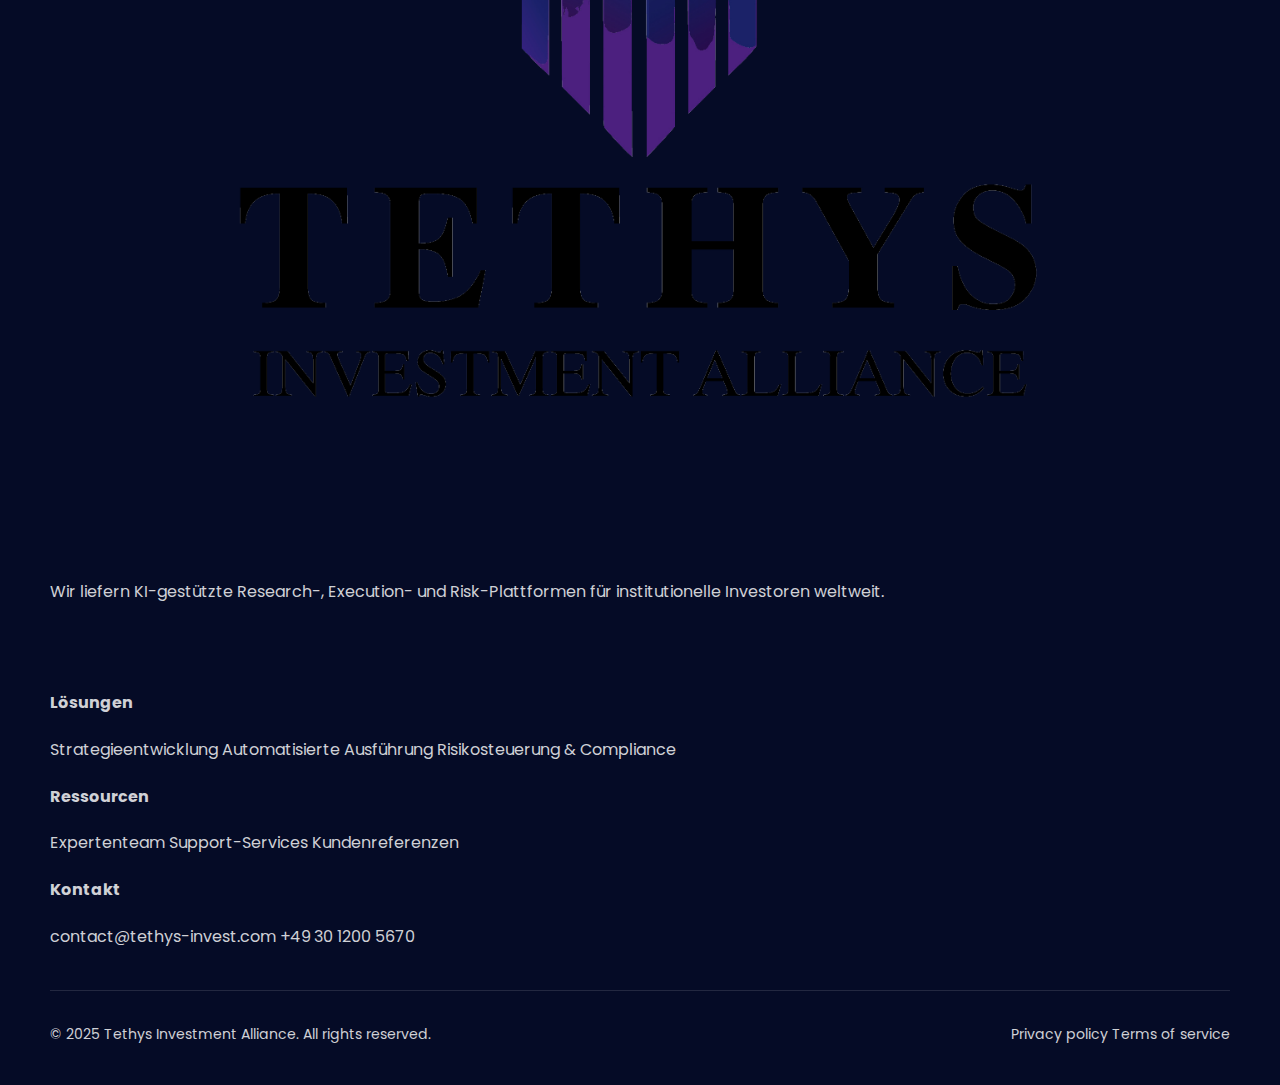
<file: alumni.html>
<!DOCTYPE html>
<html lang="de">
<head>
    <meta charset="UTF-8">
    <meta name="viewport" content="width=device-width, initial-scale=1.0">
    <title>Tethys Investment Alliance | Alumni</title>
    <meta name="description" content="Erkunden Sie die Erfolge der TIA Alliance Alumni – von globalen Trading Desks bis zu Bildungsinnovationen.">
    <link rel="preconnect" href="https://fonts.googleapis.com">
    <link rel="preconnect" href="https://fonts.gstatic.com" crossorigin>
    <link href="https://fonts.googleapis.com/css2?family=Poppins:wght@300;400;500;600;700&family=Noto+Sans+SC:wght@400;500;700&display=swap" rel="stylesheet">
    <link rel="icon" type="image/png" href="assets/images/logo.png">
    <link rel="stylesheet" href="styles.css?v=20251022c">
</head>
<body data-page="alumni">
    <header class="site-header">
        <div class="nav-container">
            <a class="brand" href="index.html">
                <img src="assets/images/logo.png" alt="Tethys Investment Alliance Logo">
                <span>Tethys Investment Alliance</span>
            </a>
            <button class="nav-toggle" aria-label="Navigation umschalten" aria-expanded="false" data-i18n-aria-label="nav.toggle">
                <span></span>
                <span></span>
                <span></span>
            </button>
            <nav class="primary-nav">
                <ul class="nav-links">
                    <li><a href="index.html" data-page="home" data-i18n="nav.home">Startseite</a></li>
                    <li><a href="platform.html" data-page="platform" data-i18n="nav.platform">Intelligente Plattform</a></li>
                    <li><a href="team.html" data-page="team" data-i18n="nav.team">Research-Team</a></li>
                    <li><a href="alumni.html" data-page="alumni" data-i18n="nav.alumni">Alumni</a></li>
                    <li><a href="education.html" data-page="education" data-i18n="nav.education">Unterricht &amp; Reports</a></li>
                    <li><a href="elections.html" data-page="elections" data-i18n="nav.elections">Abstimmungen</a></li>
                    <li><a href="lottery.html" data-page="lottery" data-i18n="nav.lottery">Verlosung</a></li>
                    <li><a href="about.html" data-page="about" data-i18n="nav.about">Über &amp; Kontakt</a></li>
                </ul>
                <div class="language-switcher" role="group" aria-label="Sprache wählen" data-i18n-aria-label="language.switcherLabel">
                    <button type="button" class="language-option active" data-lang="de">DE</button>
                    <button type="button" class="language-option" data-lang="en">EN</button>
                    <button type="button" class="language-option" data-lang="zh">中文</button>
                </div>
            </nav>
        </div>
    </header>

    <main>
        <section class="page-hero hero-subtle">
            <span class="eyebrow" data-i18n="alumni.eyebrow">Alumni-Highlights</span>
            <h1 data-i18n="alumni.heading">Herausragende Alumni prägen Märkte und Klassenzimmer</h1>
            <p data-i18n="alumni.paragraph">Ausgewählte TIA-Alumni leiten heute führende Trading-Desks, Venture-Studios und Lernnetzwerke.</p>
        </section>

        <section class="alumni" id="alumni">
            <div id="alumni-grid" class="alumni-grid"></div>
            <div id="alumni-pagination" class="alumni-pagination"></div>
        </section>

        <section class="cta-final">
            <div class="cta-content">
                <span class="eyebrow" data-i18n="cta.eyebrow">Jetzt starten</span>
                <h2 data-i18n="cta.heading">Bauen Sie heute das nächste intelligente Research-Ökosystem</h2>
                <p data-i18n="cta.paragraph">Holen Sie sich einen dedizierten Consultant und Testzugang, um KI-gestützte Strategieproduktivität sofort zu erleben.</p>
                <div class="cta-actions">
                    <a class="btn primary" href="about.html#contact" data-i18n="cta.primary">Berater kontaktieren</a>
                    <a class="btn ghost" href="education.html" data-i18n="cta.secondary">Testzugang anfragen</a>
                </div>
            </div>
        </section>
    </main>

    <footer class="site-footer">
        <div class="footer-main">
            <div class="footer-brand">
                <img src="assets/images/logo.png" alt="Tethys Investment Alliance">
                <p data-i18n="footer.brand">Wir liefern KI-gestützte Research-, Execution- und Risk-Plattformen für institutionelle Investoren weltweit.</p>
            </div>
            <div class="footer-links">
                <div>
                    <h4 data-i18n="footer.solutions">Lösungen</h4>
                    <a href="index.html#solutions" data-i18n="footer.solutions.strategy">Strategieentwicklung</a>
                    <a href="platform.html" data-i18n="footer.solutions.execution">Automatisierte Ausführung</a>
                    <a href="platform.html#ros" data-i18n="footer.solutions.risk">Risikosteuerung &amp; Compliance</a>
                </div>
                <div>
                    <h4 data-i18n="footer.resources">Ressourcen</h4>
                    <a href="team.html" data-i18n="footer.resources.team">Expertenteam</a>
                    <a href="about.html#contact" data-i18n="footer.resources.support">Support-Services</a>
                    <a href="alumni.html" data-i18n="footer.resources.case">Kundenreferenzen</a>
                </div>
                <div>
                    <h4 data-i18n="footer.contact">Kontakt</h4>
                    <a href="mailto:contact@tethys-invest.com">contact@tethys-invest.com</a>
                    <a href="tel:+493012005670">+49 30 1200 5670</a>
                </div>
            </div>
        </div>
        <div class="footer-bottom">
            <span data-i18n="footer.bottom">&copy; 2025 Tethys Investment Alliance. Alle Rechte vorbehalten.</span>
            <div class="footer-legal">
                <a href="about.html" data-i18n="footer.privacy">Datenschutz</a>
                <a href="about.html" data-i18n="footer.terms">Nutzungsbedingungen</a>
            </div>
        </div>
    </footer>

    <script src="assets/js/main.js"></script>
</body>
</html>
</file>
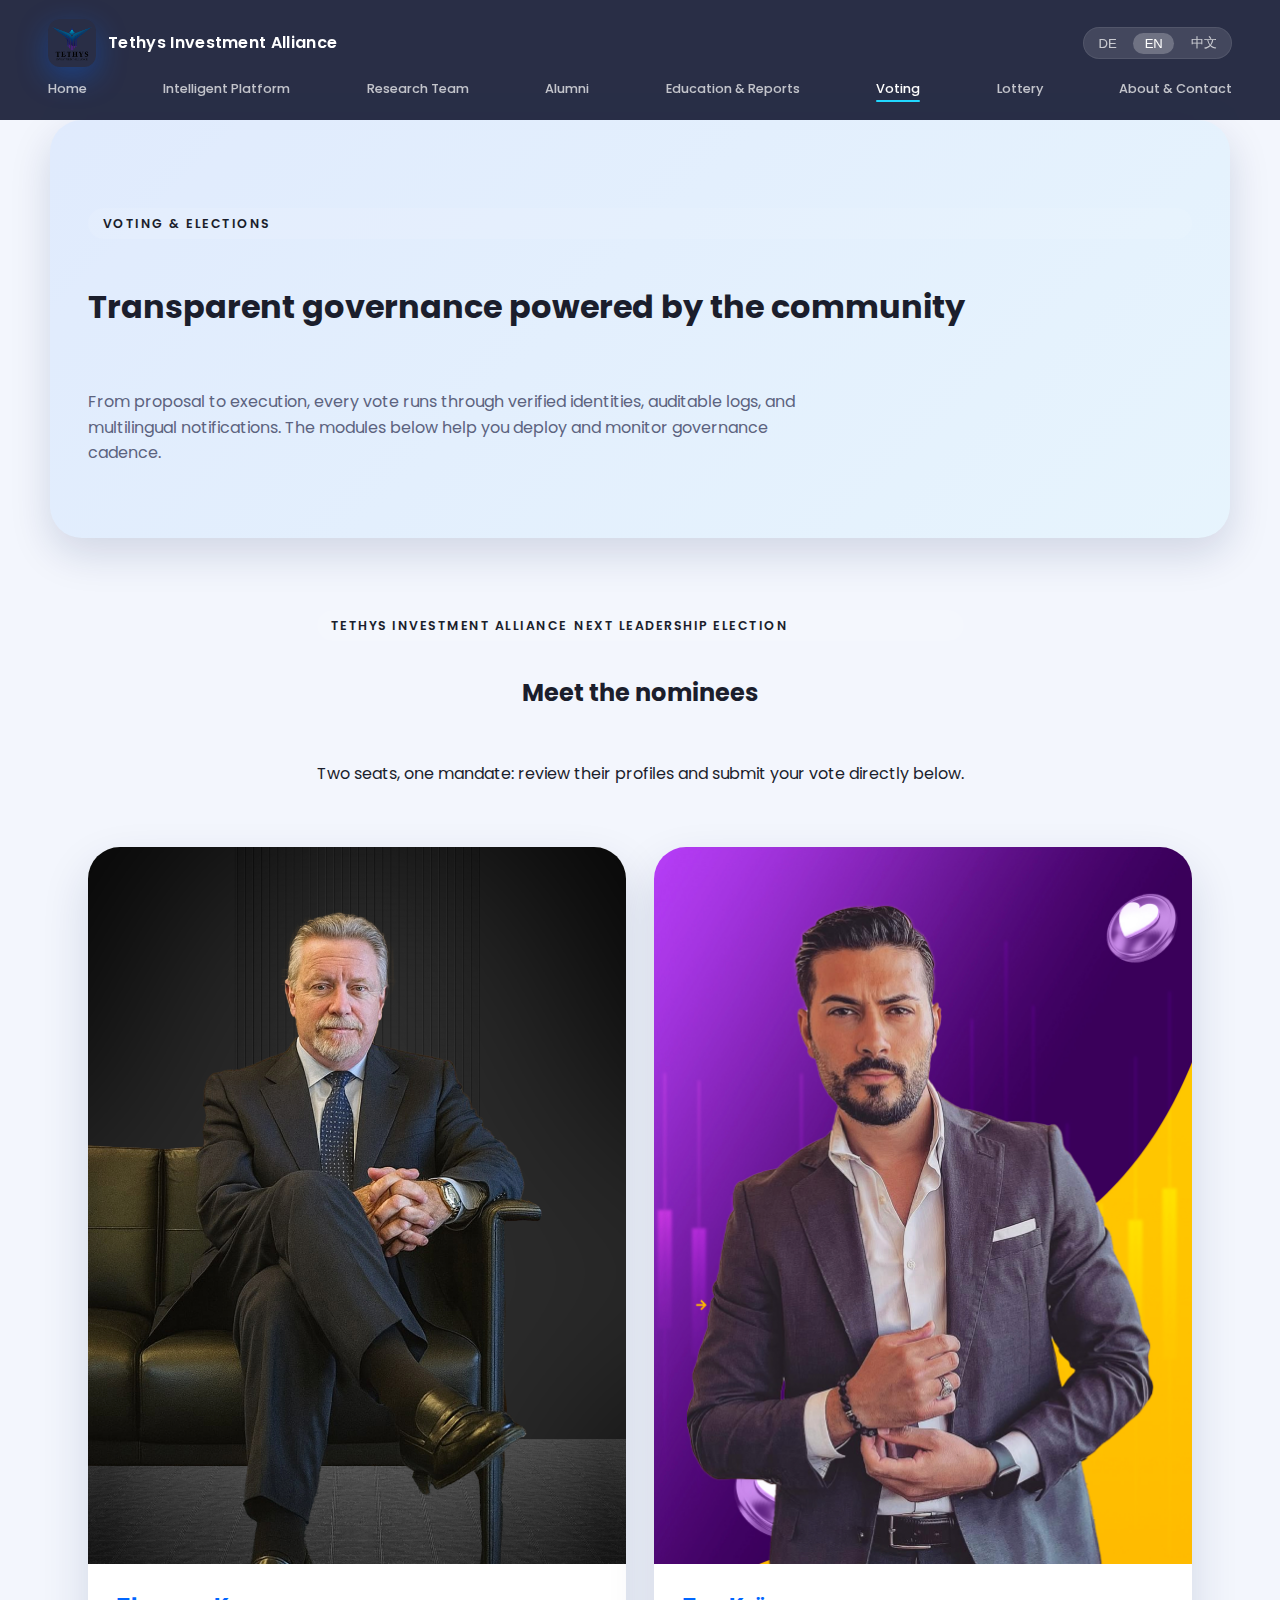
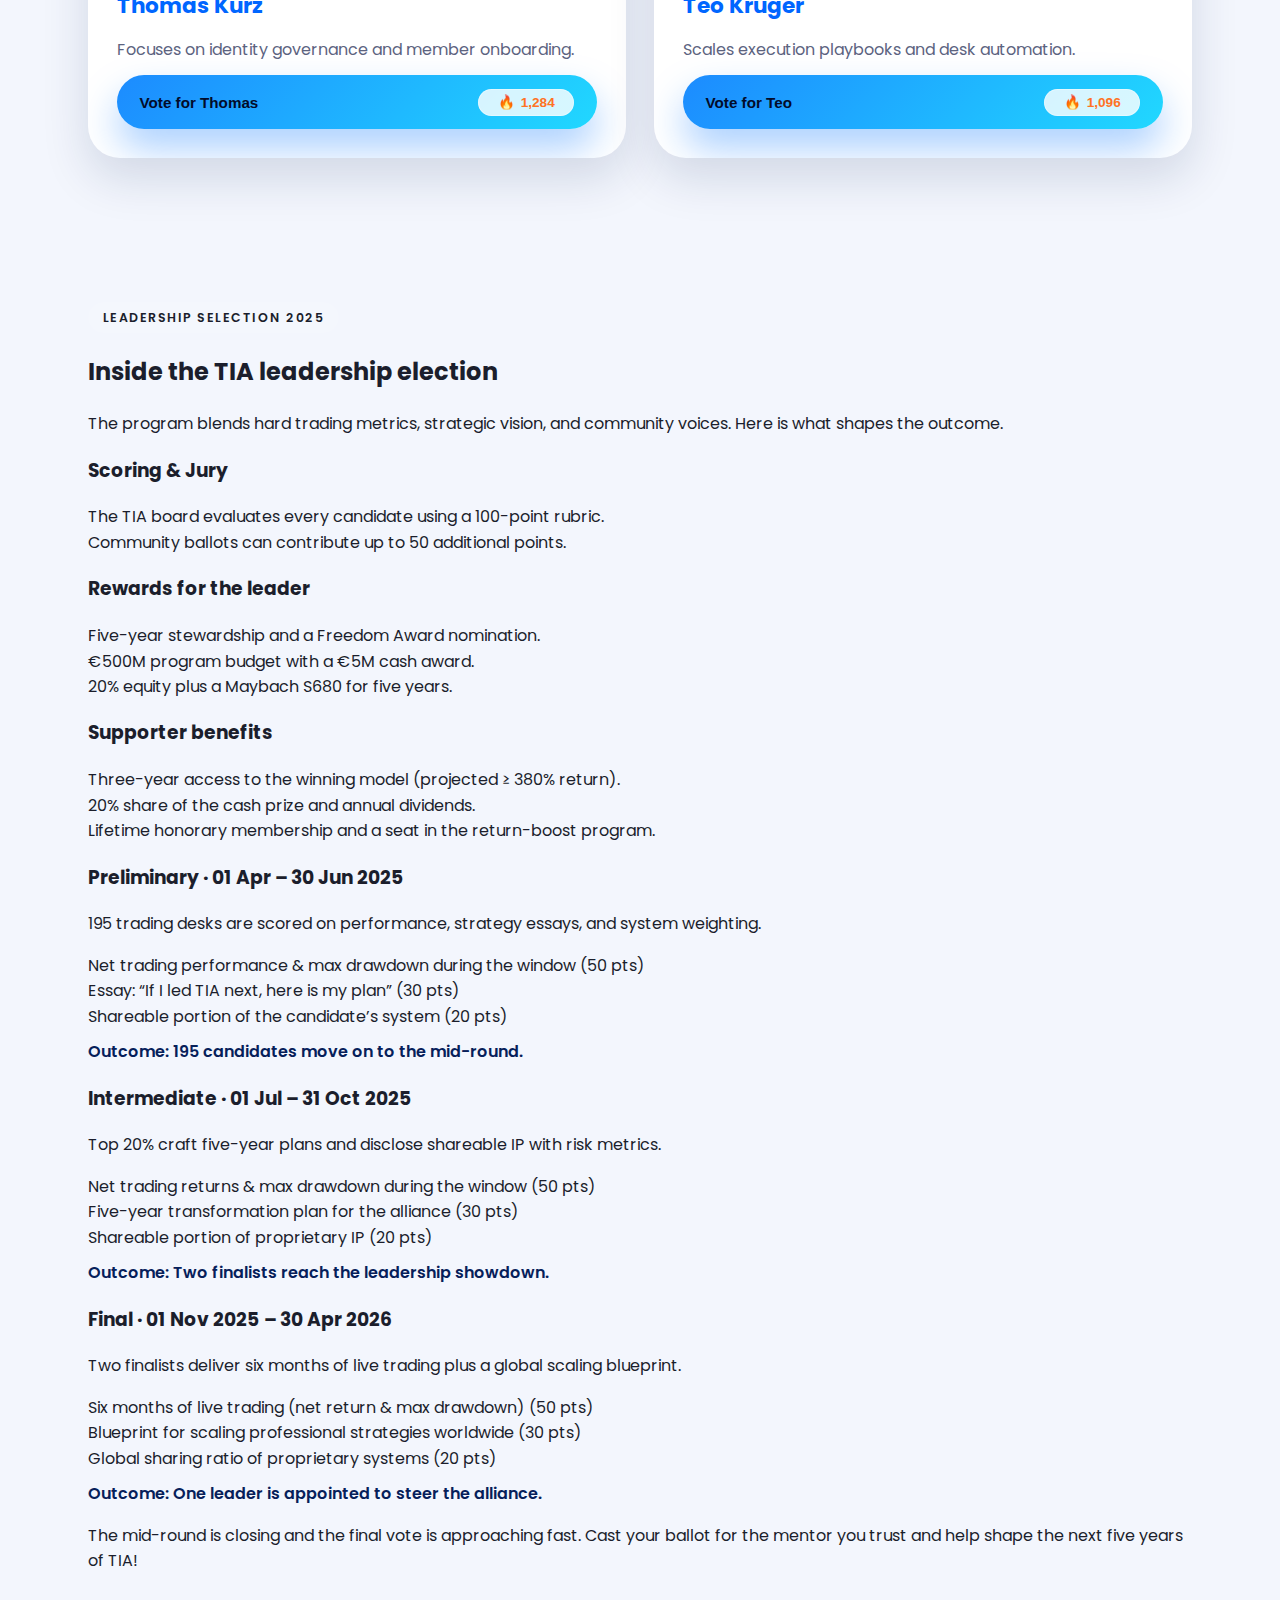
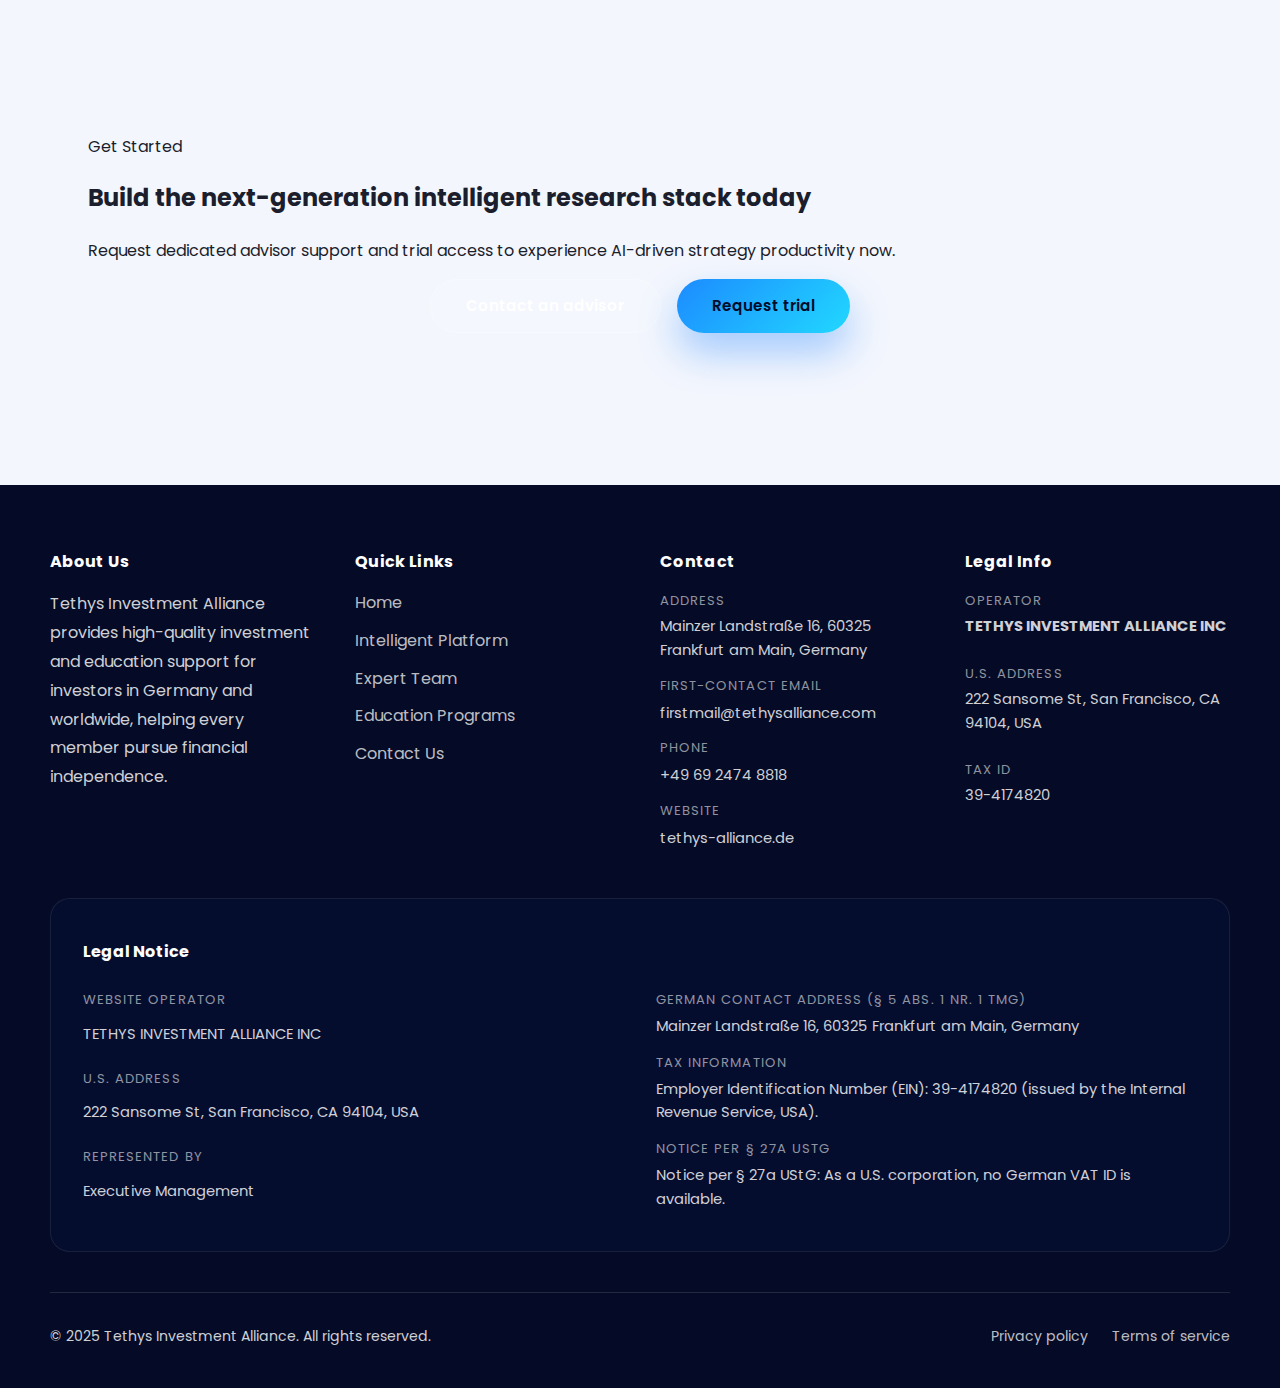
<file: elections.html>
<!DOCTYPE html>
<html lang="de">
<head>
    <meta charset="UTF-8">
    <meta name="viewport" content="width=device-width, initial-scale=1.0">
    <title>Tethys Investment Alliance | Abstimmungen &amp; Governance</title>
    <meta name="description" content="Erfahren Sie, wie TIA Vorschläge, Abstimmungen und Audits verknüpft – inklusive Identity-Services für transparente Entscheidungen.">
    <link rel="preconnect" href="https://fonts.googleapis.com">
    <link rel="preconnect" href="https://fonts.gstatic.com" crossorigin>
    <link href="https://fonts.googleapis.com/css2?family=Poppins:wght@300;400;500;600;700&family=Noto+Sans+SC:wght@400;500;700&display=swap" rel="stylesheet">
    <link rel="icon" type="image/png" href="assets/images/logo.png">
    <link rel="stylesheet" href="styles.css?v=20251106b">
</head>
<body data-page="elections">
    <header class="site-header">
        <div class="nav-container">
            <a class="brand" href="index.html">
                <img src="assets/images/logo.png" alt="Tethys Investment Alliance Logo">
                <span>Tethys Investment Alliance</span>
            </a>
            <button class="nav-toggle" aria-label="Navigation umschalten" aria-expanded="false" data-i18n-aria-label="nav.toggle">
                <span></span>
                <span></span>
                <span></span>
            </button>
            <nav class="primary-nav">
                <ul class="nav-links">
                    <li><a href="index.html" data-page="home" data-i18n="nav.home">Startseite</a></li>
                    <li><a href="platform.html" data-page="platform" data-i18n="nav.platform">Intelligente Plattform</a></li>
                    <li><a href="team.html" data-page="team" data-i18n="nav.team">Research-Team</a></li>
                    <li><a href="alumni.html" data-page="alumni" data-i18n="nav.alumni">Alumni</a></li>
                    <li><a href="education.html" data-page="education" data-i18n="nav.education">Unterricht &amp; Reports</a></li>
                    <li><a href="elections.html" data-page="elections" data-i18n="nav.elections">Abstimmungen</a></li>
                    <li><a href="lottery.html" data-page="lottery" data-i18n="nav.lottery">Verlosung</a></li>
                    <li><a href="about.html" data-page="about" data-i18n="nav.about">Über &amp; Kontakt</a></li>
                </ul>
                <div class="language-switcher" role="group" aria-label="Sprache wählen" data-i18n-aria-label="language.switcherLabel">
                    <button type="button" class="language-option active" data-lang="de">DE</button>
                    <button type="button" class="language-option" data-lang="en">EN</button>
                    <button type="button" class="language-option" data-lang="zh">中文</button>
                </div>
            </nav>
        </div>
    </header>

    <main>
        <section class="page-hero hero-subtle">
            <span class="eyebrow" data-i18n="elections.eyebrow">Abstimmungen &amp; Wahlen</span>
            <h1 data-i18n="elections.heading">Transparente Governance aus der Community heraus</h1>
            <p data-i18n="page.elections.intro">
                Von der Einreichung bis zur Umsetzung durchlaufen alle Abstimmungen verifizierte Identitäten, auditierbare Logs und mehrsprachige Benachrichtigungen. Die folgenden Module unterstützen Ihren Governance-Rhythmus.
            </p>
        </section>

        <section class="page-section candidate-section" id="ballot">
            <div class="candidate-intro">
                <span class="eyebrow">
                    Tethys Investment Alliance <span data-i18n="elections.candidates.eyebrowSuffix">Next Leadership Election</span>
                </span>
                <h2 data-i18n="elections.candidates.heading">Lernen Sie die Kandidierenden kennen</h2>
                <p data-i18n="elections.candidates.description">
                    Zwei Stimmen, ein Mandat: Prüfen Sie die Profile und vergeben Sie Ihre Stimme direkt über die Buttons.
                </p>
            </div>
            <div class="candidate-grid">
                <article class="candidate-card">
                    <figure class="candidate-media">
                        <img src="assets/images/election-thomas-kurz.jpg" alt="Thomas Kurz sitzt und blickt in die Kamera" loading="lazy">
                    </figure>
                    <div class="candidate-content">
                        <h3 class="candidate-name">Thomas Kurz</h3>
                        <p class="candidate-summary" data-i18n="elections.candidates.thomas.summary">Fokus auf Identity-Governance und Member-Onboarding.</p>
                        <button type="button" class="btn primary vote-button" aria-label="Für Thomas stimmen – 1,284 Stimmen" data-i18n-aria-label="elections.candidates.thomas.voteAria">
                            <span class="vote-button-label" data-i18n="elections.candidates.thomas.vote">Für Thomas stimmen</span>
                            <span class="vote-button-count" data-i18n="elections.candidates.thomas.votes">1,284</span>
                        </button>
                    </div>
                </article>
                <article class="candidate-card">
                    <figure class="candidate-media">
                        <img src="assets/images/election-teo-kruger.jpg" alt="Teo Krüger steht und lächelt vor neutralem Hintergrund" loading="lazy">
                    </figure>
                    <div class="candidate-content">
                        <h3 class="candidate-name">Teo Krüger</h3>
                        <p class="candidate-summary" data-i18n="elections.candidates.teo.summary">Skaliert Execution-Playbooks und Desk-Automatisierung.</p>
                        <button type="button" class="btn primary vote-button" aria-label="Für Teo stimmen – 1,096 Stimmen" data-i18n-aria-label="elections.candidates.teo.voteAria">
                            <span class="vote-button-label" data-i18n="elections.candidates.teo.vote">Für Teo stimmen</span>
                            <span class="vote-button-count" data-i18n="elections.candidates.teo.votes">1,096</span>
                        </button>
                    </div>
                </article>
            </div>
        </section>

        <section class="page-section election-brief" id="election-brief">
            <div class="brief-surface">
                <header class="brief-header">
                    <span class="eyebrow" data-i18n="elections.details.eyebrow">Leadership-Auswahl 2025</span>
                    <h2 data-i18n="elections.details.heading">So läuft die TIA Leadership-Wahl</h2>
                    <p data-i18n="elections.details.description">
                        Der Auswahlprozess kombiniert harte Trading-Metriken, strategische Konzepte und die Stimme unserer Community. Die wichtigsten Eckpunkte auf einen Blick.
                    </p>
                </header>
                <div class="brief-grid brief-grid--summary">
                    <article class="flow-card flow-card--list">
                        <h3 data-i18n="elections.overview.scoring.title">评分与评审团</h3>
                        <ul>
                            <li data-i18n="elections.overview.scoring.point1">TIA 董事会按 100 分量表逐项评分。</li>
                            <li data-i18n="elections.overview.scoring.point2">社区支持者投票最高可贡献 50 分。</li>
                        </ul>
                    </article>
                    <article class="flow-card flow-card--list">
                        <h3 data-i18n="elections.overview.reward.title">当选领导人奖励</h3>
                        <ul>
                            <li data-i18n="elections.overview.reward.point1">五年领导任期并提名 Freedom Award。</li>
                            <li data-i18n="elections.overview.reward.point2">5 亿欧元项目预算与 500 万欧元现金奖励。</li>
                            <li data-i18n="elections.overview.reward.point3">20% 股权以及迈巴赫 S680 五年使用权。</li>
                        </ul>
                    </article>
                    <article class="flow-card flow-card--list">
                        <h3 data-i18n="elections.overview.support.title">支持者权益</h3>
                        <ul>
                            <li data-i18n="elections.overview.support.point1">三年免费接入冠军模型（预期收益 ≥380%）。</li>
                            <li data-i18n="elections.overview.support.point2">共享 20% 现金奖与年度分红。</li>
                            <li data-i18n="elections.overview.support.point3">终身荣誉会员资格与收益倍增计划席位。</li>
                        </ul>
                    </article>
                </div>
                <div class="brief-grid brief-grid--stages">
                    <article class="flow-card flow-card--stage">
                        <h3 data-i18n="elections.overview.phase1.title">初选 · 2025/04/01–2025/06/30</h3>
                        <p data-i18n="elections.overview.phase1.desc">195 个交易团队按收益、策略短文与体系占比打分。</p>
                        <ul>
                            <li data-i18n="elections.overview.phase1.point1">阶段内交易总收益及单笔最大亏损（50 分）</li>
                            <li data-i18n="elections.overview.phase1.point2">论文：《如果我是 TIA 的下一任领导人，我会做什么？》（30 分）</li>
                            <li data-i18n="elections.overview.phase1.point3">个人投资体系或模型的量化比例（20 分）</li>
                        </ul>
                        <p class="phase-result" data-i18n="elections.overview.phase1.result">结果：195 名参赛者晋级中期选拔。</p>
                    </article>
                    <article class="flow-card flow-card--stage">
                        <h3 data-i18n="elections.overview.phase2.title">中选 · 2025/07/01–2025/10/31</h3>
                        <p data-i18n="elections.overview.phase2.desc">前 20% 团队提交五年规划并披露可分享 IP 与风险成果。</p>
                        <ul>
                            <li data-i18n="elections.overview.phase2.point1">阶段内交易总收益及单笔最大亏损（50 分）</li>
                            <li data-i18n="elections.overview.phase2.point2">TIA 未来五年总体发展规划（30 分）</li>
                            <li data-i18n="elections.overview.phase2.point3">可分享的投资体系或模型比例（20 分）</li>
                        </ul>
                        <p class="phase-result" data-i18n="elections.overview.phase2.result">结果：两名选手晋级最终评审。</p>
                    </article>
                    <article class="flow-card flow-card--stage">
                        <h3 data-i18n="elections.overview.phase3.title">决选 · 2025/11/01–2026/04/30</h3>
                        <p data-i18n="elections.overview.phase3.desc">两位决赛者进行六个月实盘交易并交付全球扩张方案。</p>
                        <ul>
                            <li data-i18n="elections.overview.phase3.point1">六个月交易总收益及单笔最大亏损（50 分）</li>
                            <li data-i18n="elections.overview.phase3.point2">如何最大化全球共享专业策略与工具（30 分）</li>
                            <li data-i18n="elections.overview.phase3.point3">可全球共享的系统 / 模型比例（20 分）</li>
                        </ul>
                        <p class="phase-result" data-i18n="elections.overview.phase3.result">结果：最终胜者将成为下一任领导者。</p>
                    </article>
                </div>
                <p class="brief-note" data-i18n="elections.overview.banner">
                    中期选拔即将收官，终极投票迫在眉睫！为心中的导师投下这一票，让我们共同开启下一个更具影响力的五年。
                </p>
            </div>
        </section>


    </main>

    <section class="page-section core-cta">
        <div class="cta-box">
            <span class="cta-eyebrow" data-i18n="cta.eyebrow">Get Started</span>
            <h2 data-i18n="cta.heading">构建下一代智能投研体系，从今天开始</h2>
            <p data-i18n="cta.paragraph">填写信息即可获取专属顾问支持与试用账号，立即体验 AI 驱动的策略生产力。</p>
            <div class="cta-actions">
                <a class="btn ghost" href="about.html#contact" data-i18n="cta.primary">联系顾问</a>
                <a class="btn primary" href="education.html" data-i18n="cta.secondary">预约试用</a>
            </div>
        </div>
    </section>

    <footer class="site-footer">
        <div class="footer-main">
            <div class="footer-columns">
                <div class="footer-column footer-column--about">
                    <h4 data-i18n="footer.about.title">Über uns</h4>
                    <p data-i18n="footer.about.text">Die Tethys Investment Alliance unterstützt Investor:innen in Deutschland und weltweit mit hochwertigen Investment- und Bildungsprogrammen, damit jedes Mitglied finanzielle Freiheit erreichen kann.</p>
                </div>
                <div class="footer-column footer-column--links">
                    <h4 data-i18n="footer.links.title">Schnellzugriff</h4>
                    <ul>
                        <li><a href="index.html" data-i18n="footer.links.home">Startseite</a></li>
                        <li><a href="platform.html" data-i18n="footer.links.platform">Intelligente Plattform</a></li>
                        <li><a href="team.html" data-i18n="footer.links.team">Expertenteam</a></li>
                        <li><a href="education.html" data-i18n="footer.links.education">Bildungsprogramme</a></li>
                        <li><a href="about.html#contact" data-i18n="footer.links.contact">Kontakt aufnehmen</a></li>
                    </ul>
                </div>
                <div class="footer-column footer-column--contact">
                    <h4 data-i18n="footer.contact.title">Kontakt</h4>
                    <ul class="footer-contact-list">
                        <li>
                            <span data-i18n="footer.contact.addressLabel">Adresse</span>
                            <address data-i18n="footer.contact.address">Mainzer Landstraße 16, 60325 Frankfurt am Main, Deutschland</address>
                        </li>
                        <li>
                            <span data-i18n="footer.contact.emailLabel">Erstkontakt-E-Mail</span>
                            <a href="mailto:firstmail@tethysalliance.com" data-i18n="footer.contact.email">firstmail@tethysalliance.com</a>
                        </li>
                        <li>
                            <span data-i18n="footer.contact.phoneLabel">Telefon</span>
                            <a href="tel:+496924748818" data-i18n="footer.contact.phone">+49 69 2474 8818</a>
                        </li>
                        <li>
                            <span data-i18n="footer.contact.siteLabel">Web</span>
                            <a href="https://tethys-alliance.de" target="_blank" rel="noopener" data-i18n="footer.contact.site">https://tethys-alliance.de</a>
                        </li>
                    </ul>
                </div>
                <div class="footer-column footer-column--legal">
                    <h4 data-i18n="footer.summary.title">Rechtliche Angaben</h4>
                    <ul class="legal-summary">
                        <li>
                            <span data-i18n="footer.summary.operatorLabel">Betreiber</span>
                            <strong data-i18n="footer.summary.operator">TETHYS INVESTMENT ALLIANCE INC</strong>
                        </li>
                        <li>
                            <span data-i18n="footer.summary.addressLabel">US-Adresse</span>
                            <span data-i18n="footer.summary.address">222 Sansome St, San Francisco, CA 94104, USA</span>
                        </li>
                        <li>
                            <span data-i18n="footer.summary.taxLabel">Steuernummer</span>
                            <span data-i18n="footer.summary.tax">39-4174820</span>
                        </li>
                    </ul>
                </div>
            </div>
            <div class="footer-legal-wrapper" id="legal">
                <h4 data-i18n="footer.legal.title">Rechtshinweis</h4>
                <div class="footer-legal-grid">
                    <div class="legal-card">
                        <dl class="legal-list">
                            <div>
                                <dt data-i18n="footer.legal.labels.operator">Betreiber</dt>
                                <dd data-i18n="footer.legal.operatorName">TETHYS INVESTMENT ALLIANCE INC</dd>
                            </div>
                            <div>
                                <dt data-i18n="footer.legal.labels.usAddress">US-Adresse</dt>
                                <dd data-i18n="footer.legal.usAddress">222 Sansome St, San Francisco, CA 94104, USA</dd>
                            </div>
                            <div>
                                <dt data-i18n="footer.legal.labels.represented">Vertreten durch</dt>
                                <dd data-i18n="footer.legal.representedValue">die Geschäftsführung</dd>
                            </div>
                        </dl>
                    </div>
                    <div class="legal-card">
                        <dl class="legal-list">
                            <div>
                                <dt data-i18n="footer.legal.labels.deAddress">Anschrift in Deutschland (nach § 5 Abs. 1 Nr. 1 TMG)</dt>
                                <dd data-i18n="footer.legal.deAddress">Mainzer Landstraße 16, 60325 Frankfurt am Main, Deutschland</dd>
                            </div>
                            <div>
                                <dt data-i18n="footer.legal.labels.taxInfo">Steuerinformation</dt>
                                <dd data-i18n="footer.legal.einDetail">Employer Identification Number (EIN): 39-4174820 (vergeben durch das Internal Revenue Service, USA).</dd>
                            </div>
                            <div>
                                <dt data-i18n="footer.legal.labels.note">Hinweis gemäß § 27a UStG</dt>
                                <dd data-i18n="footer.legal.ustgNote">Hinweis gemäß § 27a UStG: Da es sich um eine US-amerikanische Gesellschaft handelt, liegt keine deutsche USt-IdNr. vor.</dd>
                            </div>
                        </dl>
                    </div>
                </div>
            </div>
        </div>
        <div class="footer-bottom">
            <span data-i18n="footer.bottom">&copy; 2025 Tethys Investment Alliance. Alle Rechte vorbehalten.</span>
            <div class="footer-bottom-links">
                <a href="about.html#legal" data-i18n="footer.privacy">Datenschutz</a>
                <a href="about.html#legal" data-i18n="footer.terms">Nutzungsbedingungen</a>
            </div>
        </div>
    </footer>



    <script src="assets/js/main.js"></script>
</body>
</html>
</file>
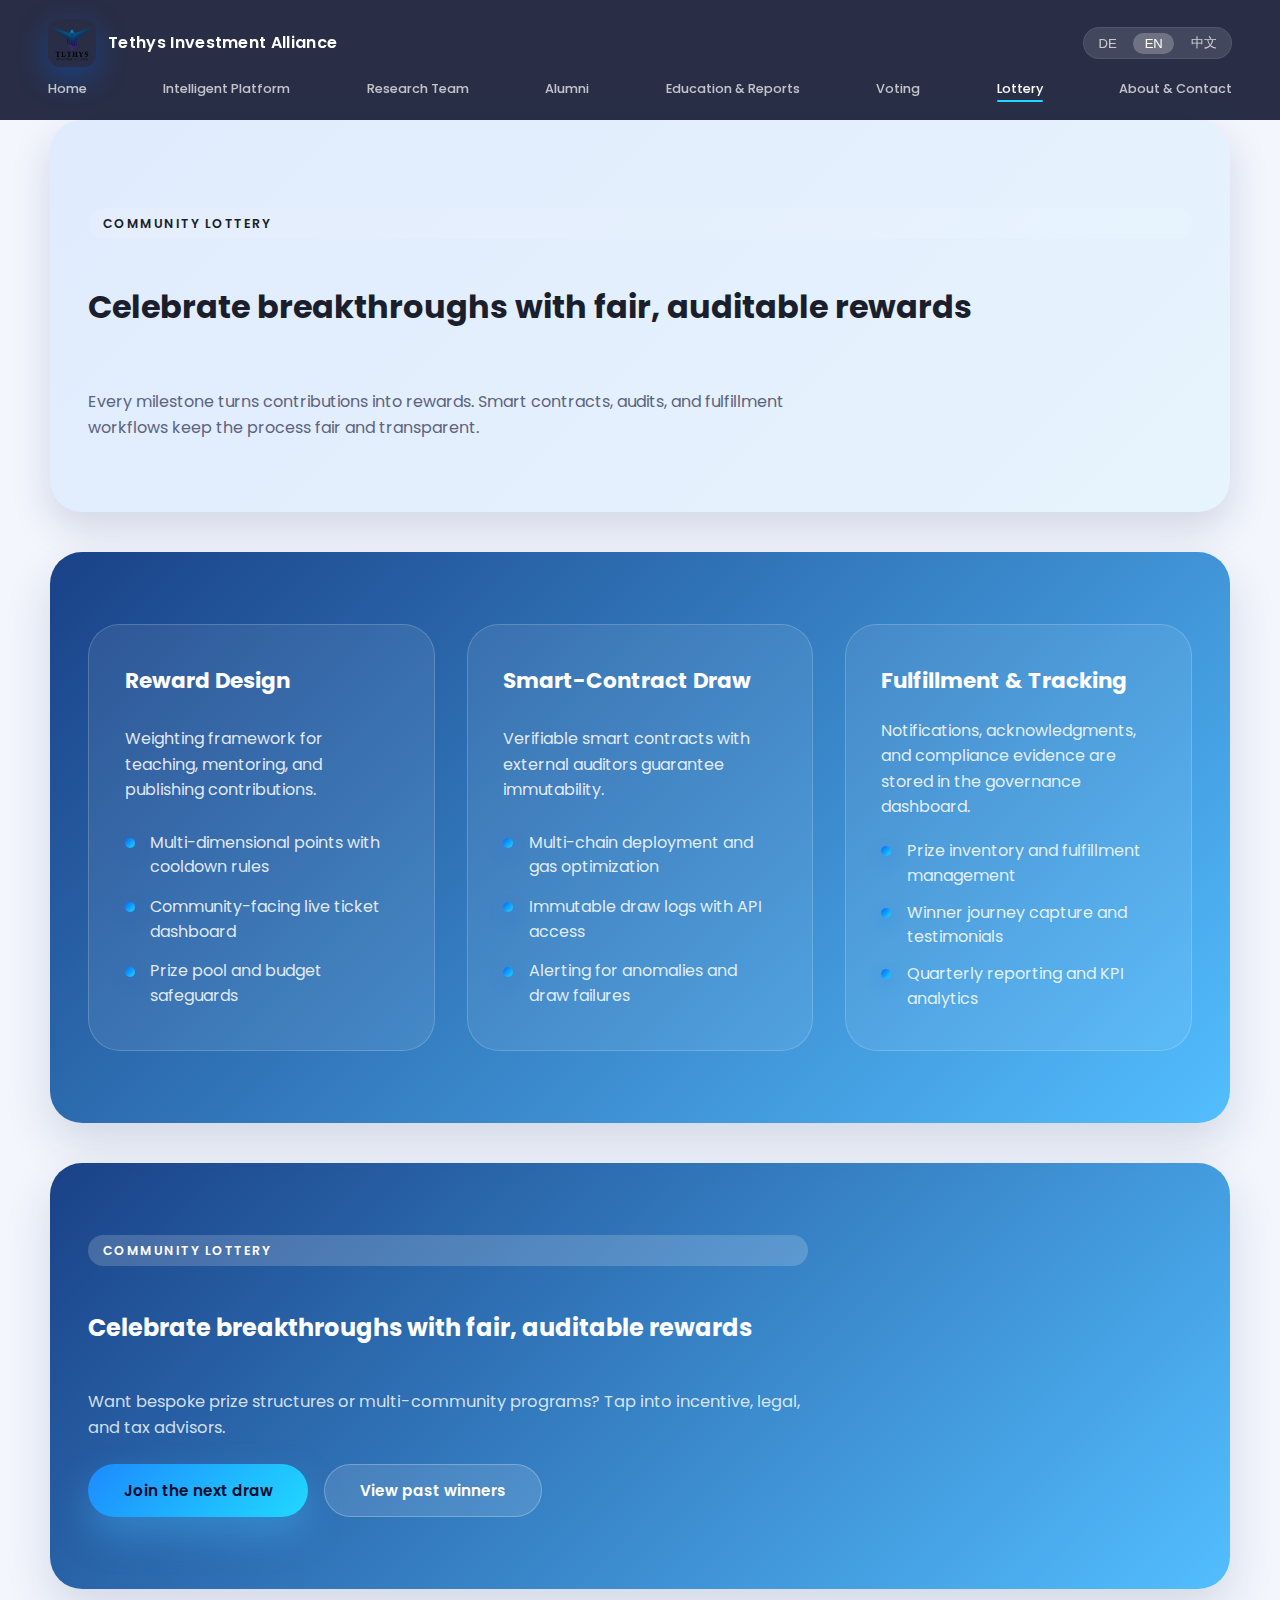
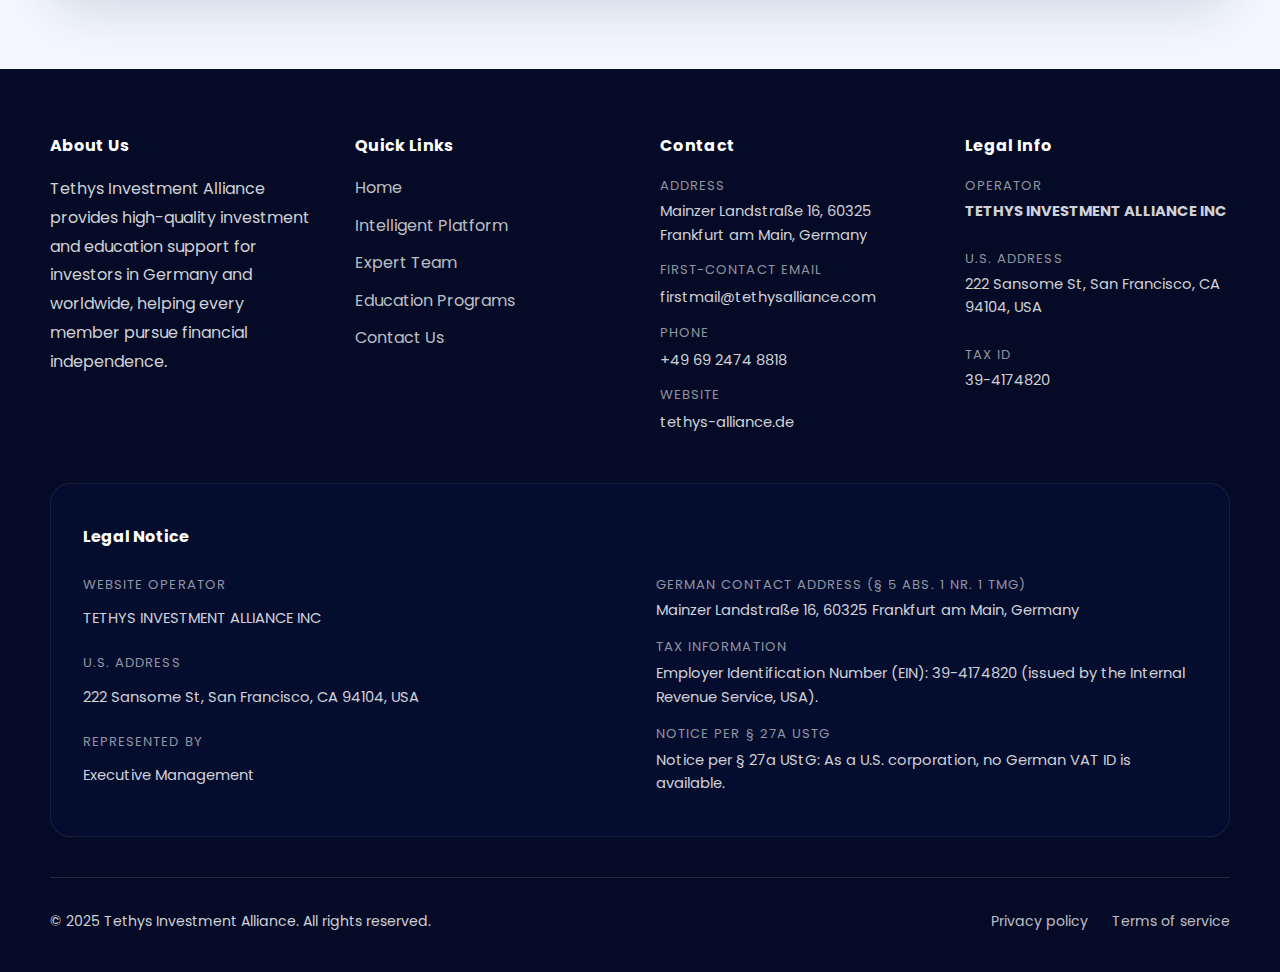
<file: lottery.html>
<!DOCTYPE html>
<html lang="de">
<head>
    <meta charset="UTF-8">
    <meta name="viewport" content="width=device-width, initial-scale=1.0">
    <title>Tethys Investment Alliance | Community-Verlosung</title>
    <meta name="description" content="Erfahren Sie, wie TIA Meilenstein-Events mit fairen, auditierbaren Verlosungen verknüpft – inklusive Smart Contracts, Audit-Logs und Preisverwaltung.">
    <link rel="preconnect" href="https://fonts.googleapis.com">
    <link rel="preconnect" href="https://fonts.gstatic.com" crossorigin>
    <link href="https://fonts.googleapis.com/css2?family=Poppins:wght@300;400;500;600;700&family=Noto+Sans+SC:wght@400;500;700&display=swap" rel="stylesheet">
    <link rel="icon" type="image/png" href="assets/images/logo.png">
    <link rel="stylesheet" href="styles.css?v=20251108a">
</head>
<body data-page="lottery">
    <header class="site-header">
        <div class="nav-container">
            <a class="brand" href="index.html">
                <img src="assets/images/logo.png" alt="Tethys Investment Alliance Logo">
                <span>Tethys Investment Alliance</span>
            </a>
            <button class="nav-toggle" aria-label="Navigation umschalten" aria-expanded="false" data-i18n-aria-label="nav.toggle">
                <span></span>
                <span></span>
                <span></span>
            </button>
            <nav class="primary-nav">
                <ul class="nav-links">
                    <li><a href="index.html" data-page="home" data-i18n="nav.home">Startseite</a></li>
                    <li><a href="platform.html" data-page="platform" data-i18n="nav.platform">Intelligente Plattform</a></li>
                    <li><a href="team.html" data-page="team" data-i18n="nav.team">Research-Team</a></li>
                    <li><a href="alumni.html" data-page="alumni" data-i18n="nav.alumni">Alumni</a></li>
                    <li><a href="education.html" data-page="education" data-i18n="nav.education">Unterricht &amp; Reports</a></li>
                    <li><a href="elections.html" data-page="elections" data-i18n="nav.elections">Abstimmungen</a></li>
                    <li><a href="lottery.html" data-page="lottery" data-i18n="nav.lottery">Verlosung</a></li>
                    <li><a href="about.html" data-page="about" data-i18n="nav.about">Über &amp; Kontakt</a></li>
                </ul>
                <div class="language-switcher" role="group" aria-label="Sprache wählen" data-i18n-aria-label="language.switcherLabel">
                    <button type="button" class="language-option active" data-lang="de">DE</button>
                    <button type="button" class="language-option" data-lang="en">EN</button>
                    <button type="button" class="language-option" data-lang="zh">中文</button>
                </div>
            </nav>
        </div>
    </header>

    <main>
        <section class="page-hero hero-subtle">
            <span class="eyebrow" data-i18n="lottery.eyebrow">Community-Verlosung</span>
            <h1 data-i18n="lottery.heading">Erfolge feiern mit fairen, auditierbaren Rewards</h1>
            <p data-i18n="page.lottery.intro">
                Jedes Meilenstein-Event verwandelt Beiträge in Anreize. Smart Contracts, Audits und Fulfillment-Workflows sorgen für Fairness und Transparenz.
            </p>
        </section>

        <section class="page-section lottery-section standalone-lottery" id="lottery">
            <div class="services-grid">
                <article class="service-card">
                    <h3 data-i18n="lottery.card1.title">Belohnungsdesign</h3>
                    <p data-i18n="lottery.card1.desc">Gewichtung von Beiträgen wie Teaching, Mentoring oder Reportpublikation.</p>
                    <ul class="service-list">
                        <li data-i18n="lottery.card1.point1">Mehrdimensionale Punkte mit Cooldown-Regeln</li>
                        <li data-i18n="lottery.card1.point2">Community-sichtbares Live-Ticket-Board</li>
                        <li data-i18n="lottery.card1.point3">Steuerung von Preisbudget und Limits</li>
                    </ul>
                </article>
                <article class="service-card">
                    <h3 data-i18n="lottery.card2.title">Smart-Contract Ziehung</h3>
                    <p data-i18n="lottery.card2.desc">Verifizierbare Smart Contracts mit externen Auditor:innen garantieren Unveränderlichkeit.</p>
                    <ul class="service-list">
                        <li data-i18n="lottery.card2.point1">Multi-Chain-Bereitstellung und Gas-Optimierung</li>
                        <li data-i18n="lottery.card2.point2">Unveränderliche Ziehungslogs mit API-Zugriff</li>
                        <li data-i18n="lottery.card2.point3">Alarmierung bei Unregelmäßigkeiten oder Fehlschlägen</li>
                    </ul>
                </article>
                <article class="service-card">
                    <h3 data-i18n="lottery.card3.title">Auszahlung &amp; Tracking</h3>
                    <p data-i18n="lottery.card3.desc">Benachrichtigungen, Empfangsbestätigungen und Compliance-Belege landen im Governance-Dashboard.</p>
                    <ul class="service-list">
                        <li data-i18n="lottery.card3.point1">Verwaltung von Preisen und Inventar</li>
                        <li data-i18n="lottery.card3.point2">Erfassung der Gewinnerreise und Testimonials</li>
                        <li data-i18n="lottery.card3.point3">Quartalsberichte und KPI-Analysen</li>
                    </ul>
                </article>
            </div>
        </section>

        <section class="cta-banner lottery-section">
            <div class="cta-inner">
                <span class="eyebrow" data-i18n="lottery.eyebrow">Community-Verlosung</span>
                <h2 data-i18n="lottery.heading">Erfolge feiern mit fairen, auditierbaren Rewards</h2>
                <p data-i18n="page.lottery.callout">
                    Sie wünschen individuelle Preisstrukturen oder Multi-Community-Programme? Nutzen Sie unsere Incentive-, Legal- und Tax-Expert:innen.
                </p>
                <div class="cta-actions">
                    <a class="btn primary" href="about.html#contact" data-i18n="lottery.button">An der nächsten Ziehung teilnehmen</a>
                    <a class="btn ghost" href="alumni.html" data-i18n="lottery.secondary">Vorherige Gewinner:innen ansehen</a>
                </div>
            </div>
        </section>
    </main>

    <footer class="site-footer">
        <div class="footer-main">
            <div class="footer-columns">
                <div class="footer-column footer-column--about">
                    <h4 data-i18n="footer.about.title">Über uns</h4>
                    <p data-i18n="footer.about.text">Die Tethys Investment Alliance unterstützt Investor:innen in Deutschland und weltweit mit hochwertigen Investment- und Bildungsprogrammen, damit jedes Mitglied finanzielle Freiheit erreichen kann.</p>
                </div>
                <div class="footer-column footer-column--links">
                    <h4 data-i18n="footer.links.title">Schnellzugriff</h4>
                    <ul>
                        <li><a href="index.html" data-i18n="footer.links.home">Startseite</a></li>
                        <li><a href="platform.html" data-i18n="footer.links.platform">Intelligente Plattform</a></li>
                        <li><a href="team.html" data-i18n="footer.links.team">Expertenteam</a></li>
                        <li><a href="education.html" data-i18n="footer.links.education">Bildungsprogramme</a></li>
                        <li><a href="about.html#contact" data-i18n="footer.links.contact">Kontakt aufnehmen</a></li>
                    </ul>
                </div>
                <div class="footer-column footer-column--contact">
                    <h4 data-i18n="footer.contact.title">Kontakt</h4>
                    <ul class="footer-contact-list">
                        <li>
                            <span data-i18n="footer.contact.addressLabel">Adresse</span>
                            <address data-i18n="footer.contact.address">Mainzer Landstraße 16, 60325 Frankfurt am Main, Deutschland</address>
                        </li>
                        <li>
                            <span data-i18n="footer.contact.emailLabel">Erstkontakt-E-Mail</span>
                            <a href="mailto:firstmail@tethysalliance.com" data-i18n="footer.contact.email">firstmail@tethysalliance.com</a>
                        </li>
                        <li>
                            <span data-i18n="footer.contact.phoneLabel">Telefon</span>
                            <a href="tel:+496924748818" data-i18n="footer.contact.phone">+49 69 2474 8818</a>
                        </li>
                        <li>
                            <span data-i18n="footer.contact.siteLabel">Web</span>
                            <a href="https://tia.fund" target="_blank" rel="noopener" data-i18n="footer.contact.site">https://tia.fund</a>
                        </li>
                    </ul>
                </div>
                <div class="footer-column footer-column--legal">
                    <h4 data-i18n="footer.summary.title">Rechtliche Angaben</h4>
                    <ul class="legal-summary">
                        <li>
                            <span data-i18n="footer.summary.operatorLabel">Betreiber</span>
                            <strong data-i18n="footer.summary.operator">TETHYS INVESTMENT ALLIANCE INC</strong>
                        </li>
                        <li>
                            <span data-i18n="footer.summary.addressLabel">US-Adresse</span>
                            <span data-i18n="footer.summary.address">222 Sansome St, San Francisco, CA 94104, USA</span>
                        </li>
                        <li>
                            <span data-i18n="footer.summary.taxLabel">Steuernummer</span>
                            <span data-i18n="footer.summary.tax">39-4174820</span>
                        </li>
                    </ul>
                </div>
            </div>
            <div class="footer-legal-wrapper" id="legal">
                <h4 data-i18n="footer.legal.title">Rechtshinweis</h4>
                <div class="footer-legal-grid">
                    <div class="legal-card">
                        <dl class="legal-list">
                            <div>
                                <dt data-i18n="footer.legal.labels.operator">Betreiber</dt>
                                <dd data-i18n="footer.legal.operatorName">TETHYS INVESTMENT ALLIANCE INC</dd>
                            </div>
                            <div>
                                <dt data-i18n="footer.legal.labels.usAddress">US-Adresse</dt>
                                <dd data-i18n="footer.legal.usAddress">222 Sansome St, San Francisco, CA 94104, USA</dd>
                            </div>
                            <div>
                                <dt data-i18n="footer.legal.labels.represented">Vertreten durch</dt>
                                <dd data-i18n="footer.legal.representedValue">die Geschäftsführung</dd>
                            </div>
                        </dl>
                    </div>
                    <div class="legal-card">
                        <dl class="legal-list">
                            <div>
                                <dt data-i18n="footer.legal.labels.deAddress">Anschrift in Deutschland (nach § 5 Abs. 1 Nr. 1 TMG)</dt>
                                <dd data-i18n="footer.legal.deAddress">Mainzer Landstraße 16, 60325 Frankfurt am Main, Deutschland</dd>
                            </div>
                            <div>
                                <dt data-i18n="footer.legal.labels.taxInfo">Steuerinformation</dt>
                                <dd data-i18n="footer.legal.einDetail">Employer Identification Number (EIN): 39-4174820 (vergeben durch das Internal Revenue Service, USA).</dd>
                            </div>
                            <div>
                                <dt data-i18n="footer.legal.labels.note">Hinweis gemäß § 27a UStG</dt>
                                <dd data-i18n="footer.legal.ustgNote">Hinweis gemäß § 27a UStG: Da es sich um eine US-amerikanische Gesellschaft handelt, liegt keine deutsche USt-IdNr. vor.</dd>
                            </div>
                        </dl>
                    </div>
                </div>
            </div>
        </div>
        <div class="footer-bottom">
            <span data-i18n="footer.bottom">&copy; 2025 Tethys Investment Alliance. Alle Rechte vorbehalten.</span>
            <div class="footer-bottom-links">
                <a href="about.html#legal" data-i18n="footer.privacy">Datenschutz</a>
                <a href="about.html#legal" data-i18n="footer.terms">Nutzungsbedingungen</a>
            </div>
        </div>
    </footer>



    <script src="assets/js/main.js"></script>
</body>
</html>
</file>
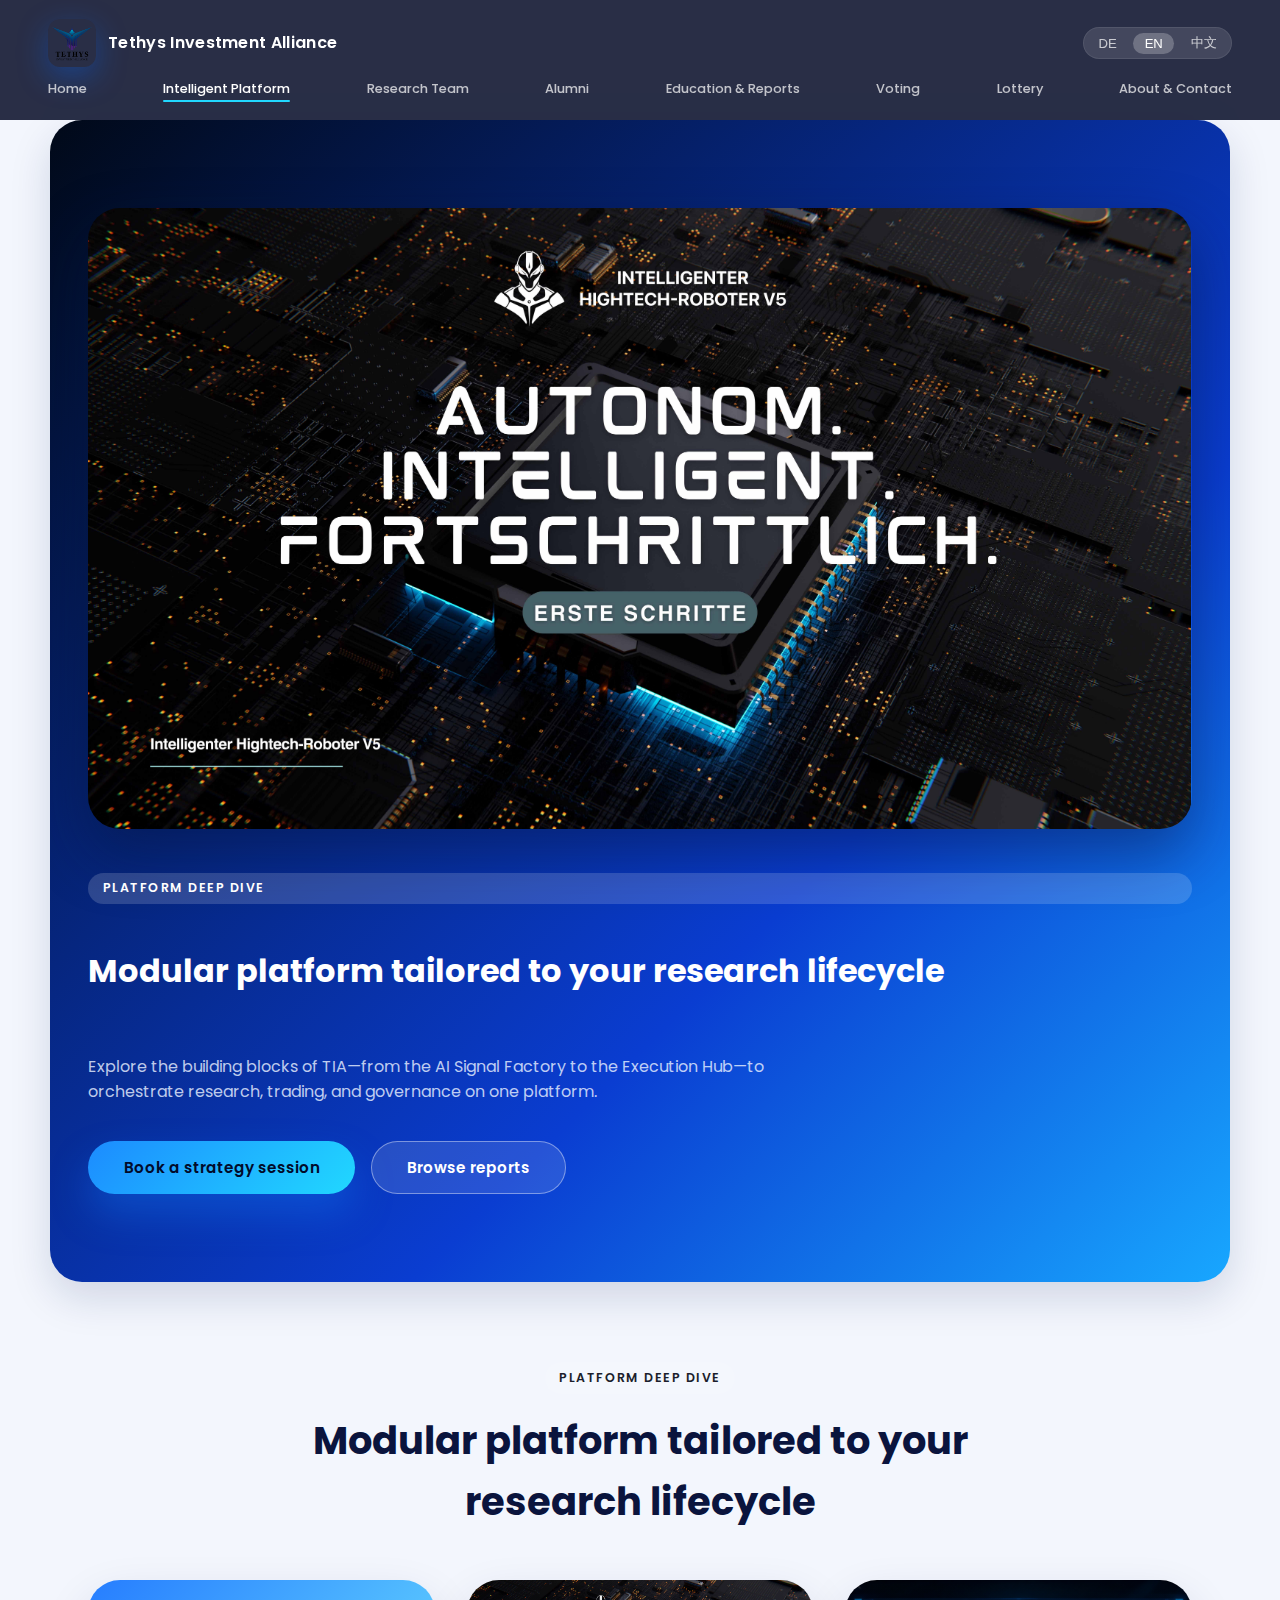
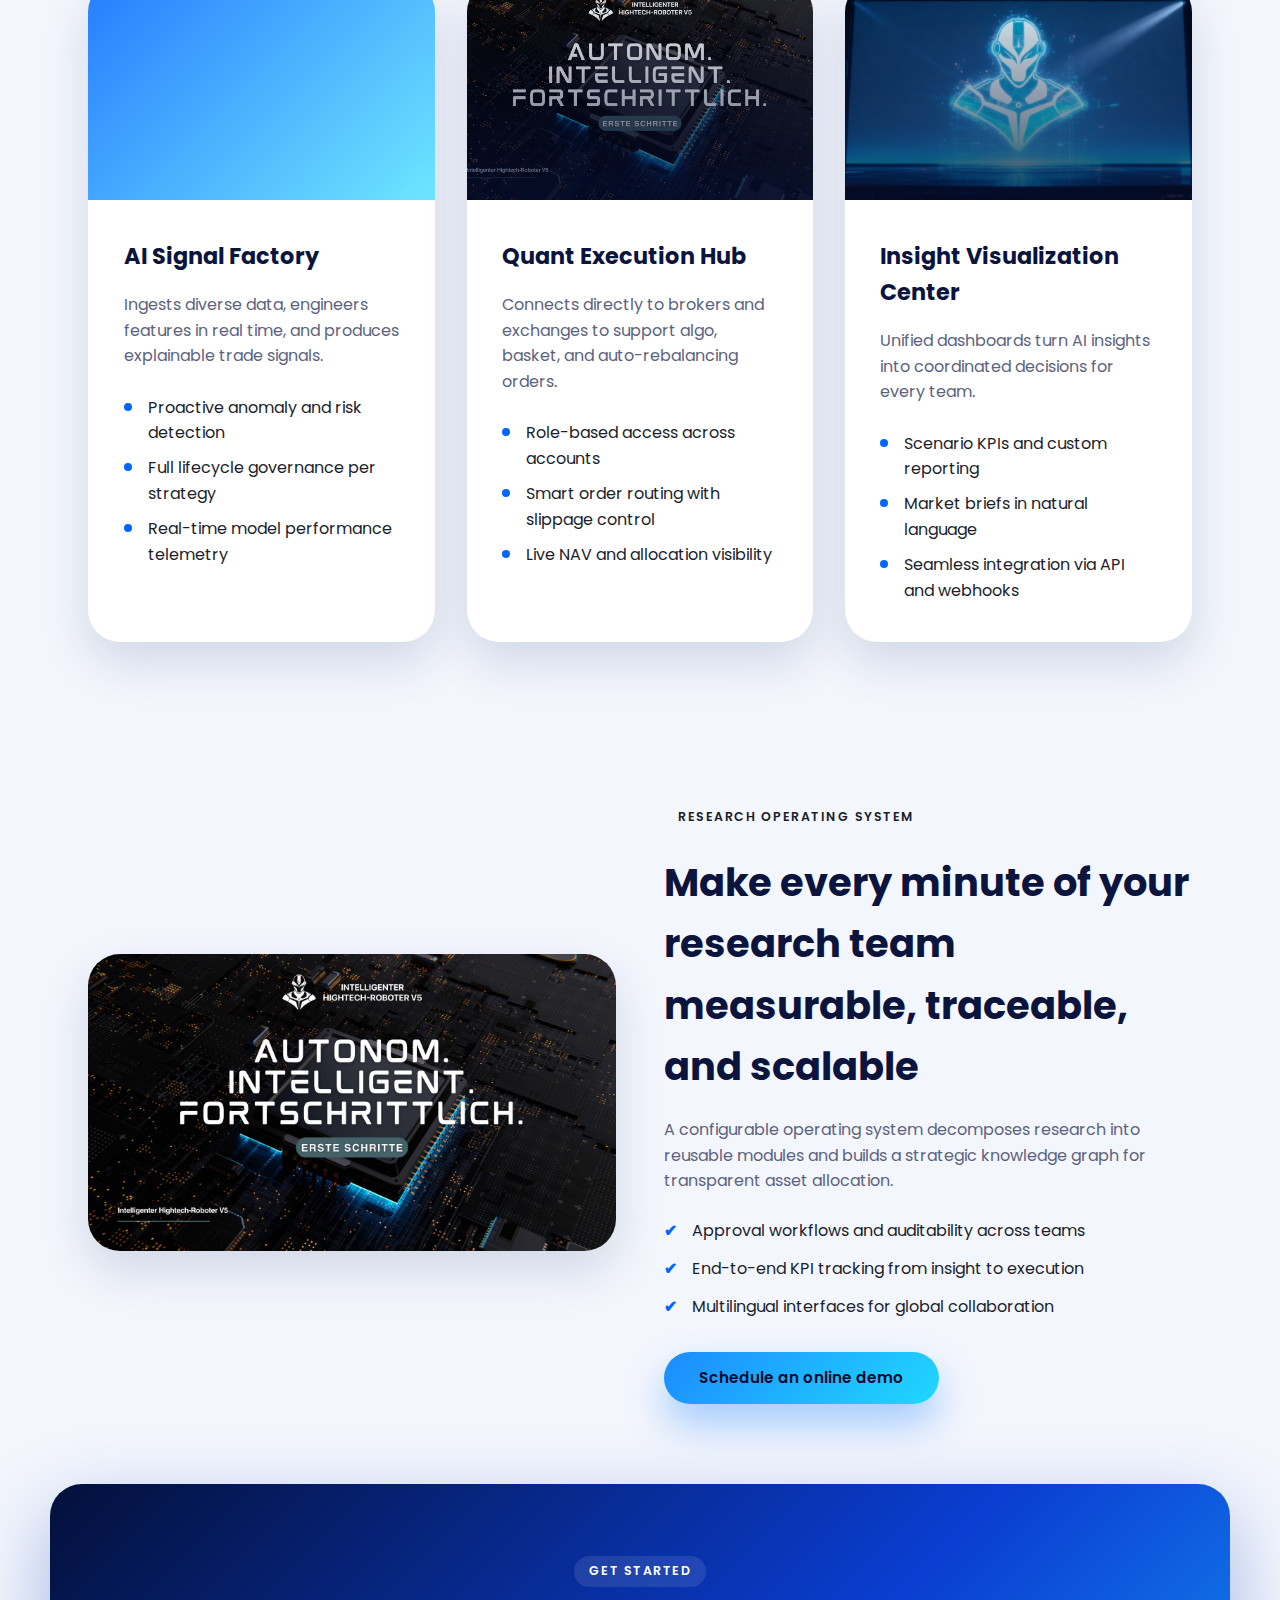
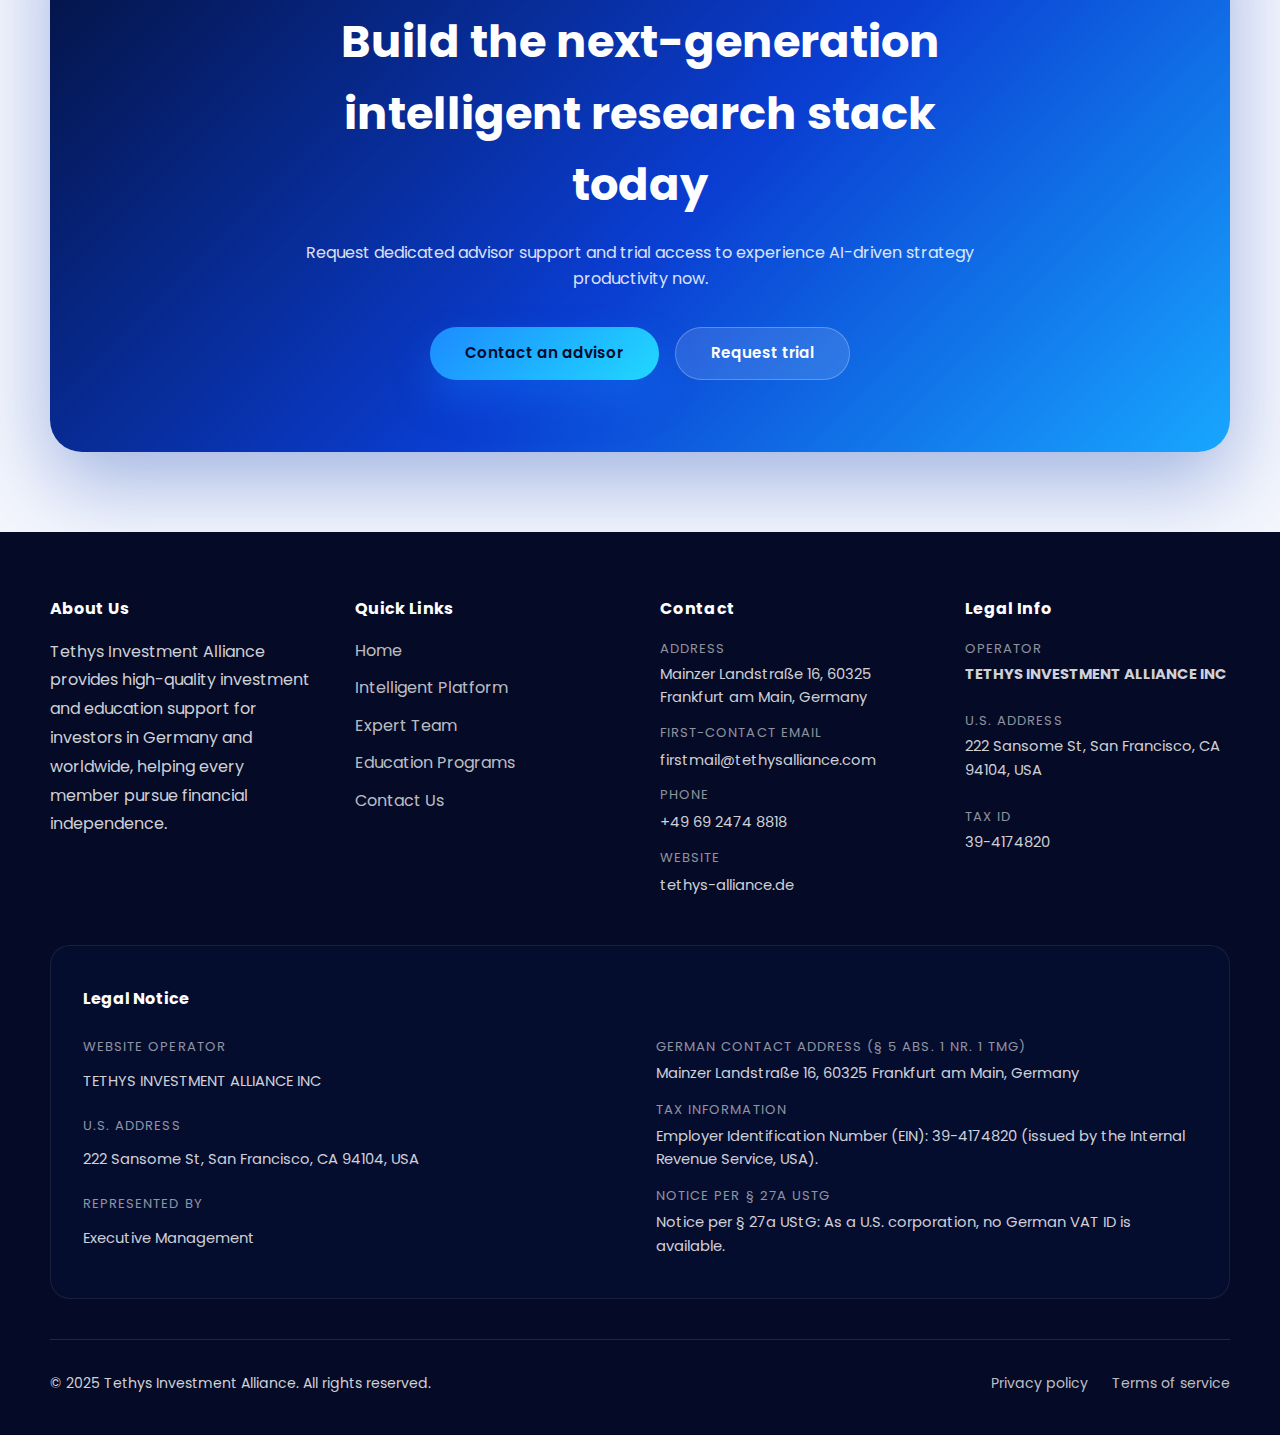
<file: platform.html>
<!DOCTYPE html>
<html lang="de">
<head>
    <meta charset="UTF-8">
    <meta name="viewport" content="width=device-width, initial-scale=1.0">
    <title>Tethys Investment Alliance | Intelligente Plattform</title>
    <meta name="description" content="Vertiefen Sie die Module der Tethys Investment Alliance Plattform – von AI-Signalfabriken bis zur automatisierten Ausführung.">
    <link rel="preconnect" href="https://fonts.googleapis.com">
    <link rel="preconnect" href="https://fonts.gstatic.com" crossorigin>
    <link href="https://fonts.googleapis.com/css2?family=Poppins:wght@300;400;500;600;700&family=Noto+Sans+SC:wght@400;500;700&display=swap" rel="stylesheet">
    <link rel="icon" type="image/png" href="assets/images/logo.png">
    <link rel="stylesheet" href="styles.css?v=20251108a">
</head>
<body data-page="platform">
    <header class="site-header">
        <div class="nav-container">
            <a class="brand" href="index.html">
                <img src="assets/images/logo.png" alt="Tethys Investment Alliance Logo">
                <span>Tethys Investment Alliance</span>
            </a>
            <button class="nav-toggle" aria-label="Navigation umschalten" aria-expanded="false" data-i18n-aria-label="nav.toggle">
                <span></span>
                <span></span>
                <span></span>
            </button>
            <nav class="primary-nav">
                <ul class="nav-links">
                    <li><a href="index.html" data-page="home" data-i18n="nav.home">Startseite</a></li>
                    <li><a href="platform.html" data-page="platform" data-i18n="nav.platform">Intelligente Plattform</a></li>
                    <li><a href="team.html" data-page="team" data-i18n="nav.team">Research-Team</a></li>
                    <li><a href="alumni.html" data-page="alumni" data-i18n="nav.alumni">Alumni</a></li>
                    <li><a href="education.html" data-page="education" data-i18n="nav.education">Unterricht &amp; Reports</a></li>
                    <li><a href="elections.html" data-page="elections" data-i18n="nav.elections">Abstimmungen</a></li>
                    <li><a href="lottery.html" data-page="lottery" data-i18n="nav.lottery">Verlosung</a></li>
                    <li><a href="about.html" data-page="about" data-i18n="nav.about">Über &amp; Kontakt</a></li>
                </ul>
                <div class="language-switcher" role="group" aria-label="Sprache wählen" data-i18n-aria-label="language.switcherLabel">
                    <button type="button" class="language-option active" data-lang="de">DE</button>
                    <button type="button" class="language-option" data-lang="en">EN</button>
                    <button type="button" class="language-option" data-lang="zh">中文</button>
                </div>
            </nav>
        </div>
    </header>

    <main>
        <section class="page-hero hero-platform">
            <div class="hero-video-wrap">
                <video class="hero-video" src="assets/videos/Intelligenter%20Hightech-Roboter%20V5.mp4" poster="assets/images/feature-automation.jpg" autoplay muted loop playsinline>
                    Ihr Browser unterstützt das Video-Element nicht. <a href="assets/videos/Intelligenter%20Hightech-Roboter%20V5.mp4">Video herunterladen</a>.
                </video>
            </div>
            <span class="eyebrow" data-i18n="features.eyebrow">Plattform im Detail</span>
            <h1 data-i18n="features.heading">Modularer Aufbau, exakt auf Ihre Research-Pipelines abgestimmt</h1>
            <p data-i18n="page.platform.intro">
                Lernen Sie die Bausteine der Tethys Investment Alliance kennen – von der AI-Signalfabrik bis zum Execution Hub – und orchestrieren Sie Research, Trading und Governance auf einer Plattform.
            </p>
            <div class="hero-actions">
                <a class="btn primary" href="about.html#contact" data-i18n="page.platform.cta">Strategiegespräch buchen</a>
                <a class="btn ghost" href="education.html" data-i18n="page.platform.secondary">Reports ansehen</a>
            </div>
        </section>

        <section class="features" id="features">
            <div class="section-intro">
                <span class="eyebrow" data-i18n="features.eyebrow">Plattform im Detail</span>
                <h2 data-i18n="features.heading">Modularer Aufbau, exakt auf Ihre Research-Pipelines abgestimmt</h2>
            </div>
            <div class="feature-grid">
                <article class="feature-card">
                    <div class="feature-media gradient"></div>
                    <div class="feature-body">
                        <h3 data-i18n="features.card1.title">AI-Signalfabrik</h3>
                        <p data-i18n="features.card1.desc">Aggregiert Datenquellen, extrahiert Features in Echtzeit und generiert erklärbare Handelssignale.</p>
                        <ul>
                            <li data-i18n="features.card1.point1">Früherkennung von Anomalien und Risikosignalen</li>
                            <li data-i18n="features.card1.point2">Lifecycle-Governance für jede Strategie</li>
                            <li data-i18n="features.card1.point3">Visualisierte Modell-Performance in Echtzeit</li>
                        </ul>
                    </div>
                </article>
                <article class="feature-card">
                    <div class="feature-media soft" style="background-image: url('assets/images/feature-automation.jpg');"></div>
                    <div class="feature-body">
                        <h3 data-i18n="features.card2.title">Quant Execution Hub</h3>
                        <p data-i18n="features.card2.desc">Direkte Anbindung an Broker und Exchanges für Algo-, Basket- und Auto-Rebalancing-Orders.</p>
                        <ul>
                            <li data-i18n="features.card2.point1">Rollenbasierte Zugriffe über mehrere Konten</li>
                            <li data-i18n="features.card2.point2">Intelligentes Order-Routing mit Slippage-Kontrolle</li>
                            <li data-i18n="features.card2.point3">Live-Nettovermögen und Allokationsansichten</li>
                        </ul>
                    </div>
                </article>
                <article class="feature-card">
                    <div class="feature-media soft" style="background-image: url('assets/images/insights.jpg');"></div>
                    <div class="feature-body">
                        <h3 data-i18n="features.card3.title">Insight Visual Center</h3>
                        <p data-i18n="features.card3.desc">Dashboards verwandeln KI-Erkenntnisse in abgestimmte Entscheidungen über Teams hinweg.</p>
                        <ul>
                            <li data-i18n="features.card3.point1">Szenario-KPIs und individuelle Reports</li>
                            <li data-i18n="features.card3.point2">Marktbriefings aus natürlicher Sprache</li>
                            <li data-i18n="features.card3.point3">Nahtlose Integration via API und Webhooks</li>
                        </ul>
                    </div>
                </article>
            </div>
        </section>

        <section class="split-section" id="ros">
            <div class="split-media">
                <img src="assets/images/feature-automation.jpg" alt="KI-gestützte Oberfläche für Strategie-Backtesting" data-i18n-alt="ros.mediaAlt">
            </div>
            <div class="split-content">
                <span class="eyebrow" data-i18n="ros.eyebrow">Research Operating System</span>
                <h2 data-i18n="ros.heading">Jede Minute des Research-Teams ist messbar, nachvollziehbar und skalierbar</h2>
                <p data-i18n="ros.paragraph">
                    Ein konfigurierbares Operating System zerlegt den Research-Prozess in wiederverwendbare Bausteine und baut ein strategisches Wissensgraph-Backbone auf.
                </p>
                <ul class="bullet-list">
                    <li data-i18n="ros.list1">Genehmigungs- und Audit-Trails für funktionsübergreifende Teams</li>
                    <li data-i18n="ros.list2">End-to-End KPI-Tracking vom Insight bis zur Ausführung</li>
                    <li data-i18n="ros.list3">Mehrsprachige Schnittstellen für globale Zusammenarbeit</li>
                </ul>
                <a class="btn primary" href="about.html#contact" data-i18n="ros.button">Online-Demo buchen</a>
            </div>
        </section>

        <section class="cta-final">
            <div class="cta-content">
                <span class="eyebrow" data-i18n="cta.eyebrow">Jetzt starten</span>
                <h2 data-i18n="cta.heading">Bauen Sie heute das nächste intelligente Research-Ökosystem</h2>
                <p data-i18n="cta.paragraph">Holen Sie sich einen dedizierten Consultant und Testzugang, um KI-gestützte Strategieproduktivität sofort zu erleben.</p>
                <div class="cta-actions">
                    <a class="btn primary" href="about.html#contact" data-i18n="cta.primary">Berater kontaktieren</a>
                    <a class="btn ghost" href="education.html" data-i18n="cta.secondary">Testzugang anfragen</a>
                </div>
            </div>
        </section>
    </main>

    <footer class="site-footer">
        <div class="footer-main">
            <div class="footer-columns">
                <div class="footer-column footer-column--about">
                    <h4 data-i18n="footer.about.title">Über uns</h4>
                    <p data-i18n="footer.about.text">Die Tethys Investment Alliance unterstützt Investor:innen in Deutschland und weltweit mit hochwertigen Investment- und Bildungsprogrammen, damit jedes Mitglied finanzielle Freiheit erreichen kann.</p>
                </div>
                <div class="footer-column footer-column--links">
                    <h4 data-i18n="footer.links.title">Schnellzugriff</h4>
                    <ul>
                        <li><a href="index.html" data-i18n="footer.links.home">Startseite</a></li>
                        <li><a href="platform.html" data-i18n="footer.links.platform">Intelligente Plattform</a></li>
                        <li><a href="team.html" data-i18n="footer.links.team">Expertenteam</a></li>
                        <li><a href="education.html" data-i18n="footer.links.education">Bildungsprogramme</a></li>
                        <li><a href="about.html#contact" data-i18n="footer.links.contact">Kontakt aufnehmen</a></li>
                    </ul>
                </div>
                <div class="footer-column footer-column--contact">
                    <h4 data-i18n="footer.contact.title">Kontakt</h4>
                    <ul class="footer-contact-list">
                        <li>
                            <span data-i18n="footer.contact.addressLabel">Adresse</span>
                            <address data-i18n="footer.contact.address">Mainzer Landstraße 16, 60325 Frankfurt am Main, Deutschland</address>
                        </li>
                        <li>
                            <span data-i18n="footer.contact.emailLabel">Erstkontakt-E-Mail</span>
                            <a href="mailto:firstmail@tethysalliance.com" data-i18n="footer.contact.email">firstmail@tethysalliance.com</a>
                        </li>
                        <li>
                            <span data-i18n="footer.contact.phoneLabel">Telefon</span>
                            <a href="tel:+496924748818" data-i18n="footer.contact.phone">+49 69 2474 8818</a>
                        </li>
                        <li>
                            <span data-i18n="footer.contact.siteLabel">Web</span>
                            <a href="https://tia.fund" target="_blank" rel="noopener" data-i18n="footer.contact.site">https://tia.fund</a>
                        </li>
                    </ul>
                </div>
                <div class="footer-column footer-column--legal">
                    <h4 data-i18n="footer.summary.title">Rechtliche Angaben</h4>
                    <ul class="legal-summary">
                        <li>
                            <span data-i18n="footer.summary.operatorLabel">Betreiber</span>
                            <strong data-i18n="footer.summary.operator">TETHYS INVESTMENT ALLIANCE INC</strong>
                        </li>
                        <li>
                            <span data-i18n="footer.summary.addressLabel">US-Adresse</span>
                            <span data-i18n="footer.summary.address">222 Sansome St, San Francisco, CA 94104, USA</span>
                        </li>
                        <li>
                            <span data-i18n="footer.summary.taxLabel">Steuernummer</span>
                            <span data-i18n="footer.summary.tax">39-4174820</span>
                        </li>
                    </ul>
                </div>
            </div>
            <div class="footer-legal-wrapper" id="legal">
                <h4 data-i18n="footer.legal.title">Rechtshinweis</h4>
                <div class="footer-legal-grid">
                    <div class="legal-card">
                        <dl class="legal-list">
                            <div>
                                <dt data-i18n="footer.legal.labels.operator">Betreiber</dt>
                                <dd data-i18n="footer.legal.operatorName">TETHYS INVESTMENT ALLIANCE INC</dd>
                            </div>
                            <div>
                                <dt data-i18n="footer.legal.labels.usAddress">US-Adresse</dt>
                                <dd data-i18n="footer.legal.usAddress">222 Sansome St, San Francisco, CA 94104, USA</dd>
                            </div>
                            <div>
                                <dt data-i18n="footer.legal.labels.represented">Vertreten durch</dt>
                                <dd data-i18n="footer.legal.representedValue">die Geschäftsführung</dd>
                            </div>
                        </dl>
                    </div>
                    <div class="legal-card">
                        <dl class="legal-list">
                            <div>
                                <dt data-i18n="footer.legal.labels.deAddress">Anschrift in Deutschland (nach § 5 Abs. 1 Nr. 1 TMG)</dt>
                                <dd data-i18n="footer.legal.deAddress">Mainzer Landstraße 16, 60325 Frankfurt am Main, Deutschland</dd>
                            </div>
                            <div>
                                <dt data-i18n="footer.legal.labels.taxInfo">Steuerinformation</dt>
                                <dd data-i18n="footer.legal.einDetail">Employer Identification Number (EIN): 39-4174820 (vergeben durch das Internal Revenue Service, USA).</dd>
                            </div>
                            <div>
                                <dt data-i18n="footer.legal.labels.note">Hinweis gemäß § 27a UStG</dt>
                                <dd data-i18n="footer.legal.ustgNote">Hinweis gemäß § 27a UStG: Da es sich um eine US-amerikanische Gesellschaft handelt, liegt keine deutsche USt-IdNr. vor.</dd>
                            </div>
                        </dl>
                    </div>
                </div>
            </div>
        </div>
        <div class="footer-bottom">
            <span data-i18n="footer.bottom">&copy; 2025 Tethys Investment Alliance. Alle Rechte vorbehalten.</span>
            <div class="footer-bottom-links">
                <a href="about.html#legal" data-i18n="footer.privacy">Datenschutz</a>
                <a href="about.html#legal" data-i18n="footer.terms">Nutzungsbedingungen</a>
            </div>
        </div>
    </footer>



    <script src="assets/js/main.js"></script>
</body>
</html>
</file>
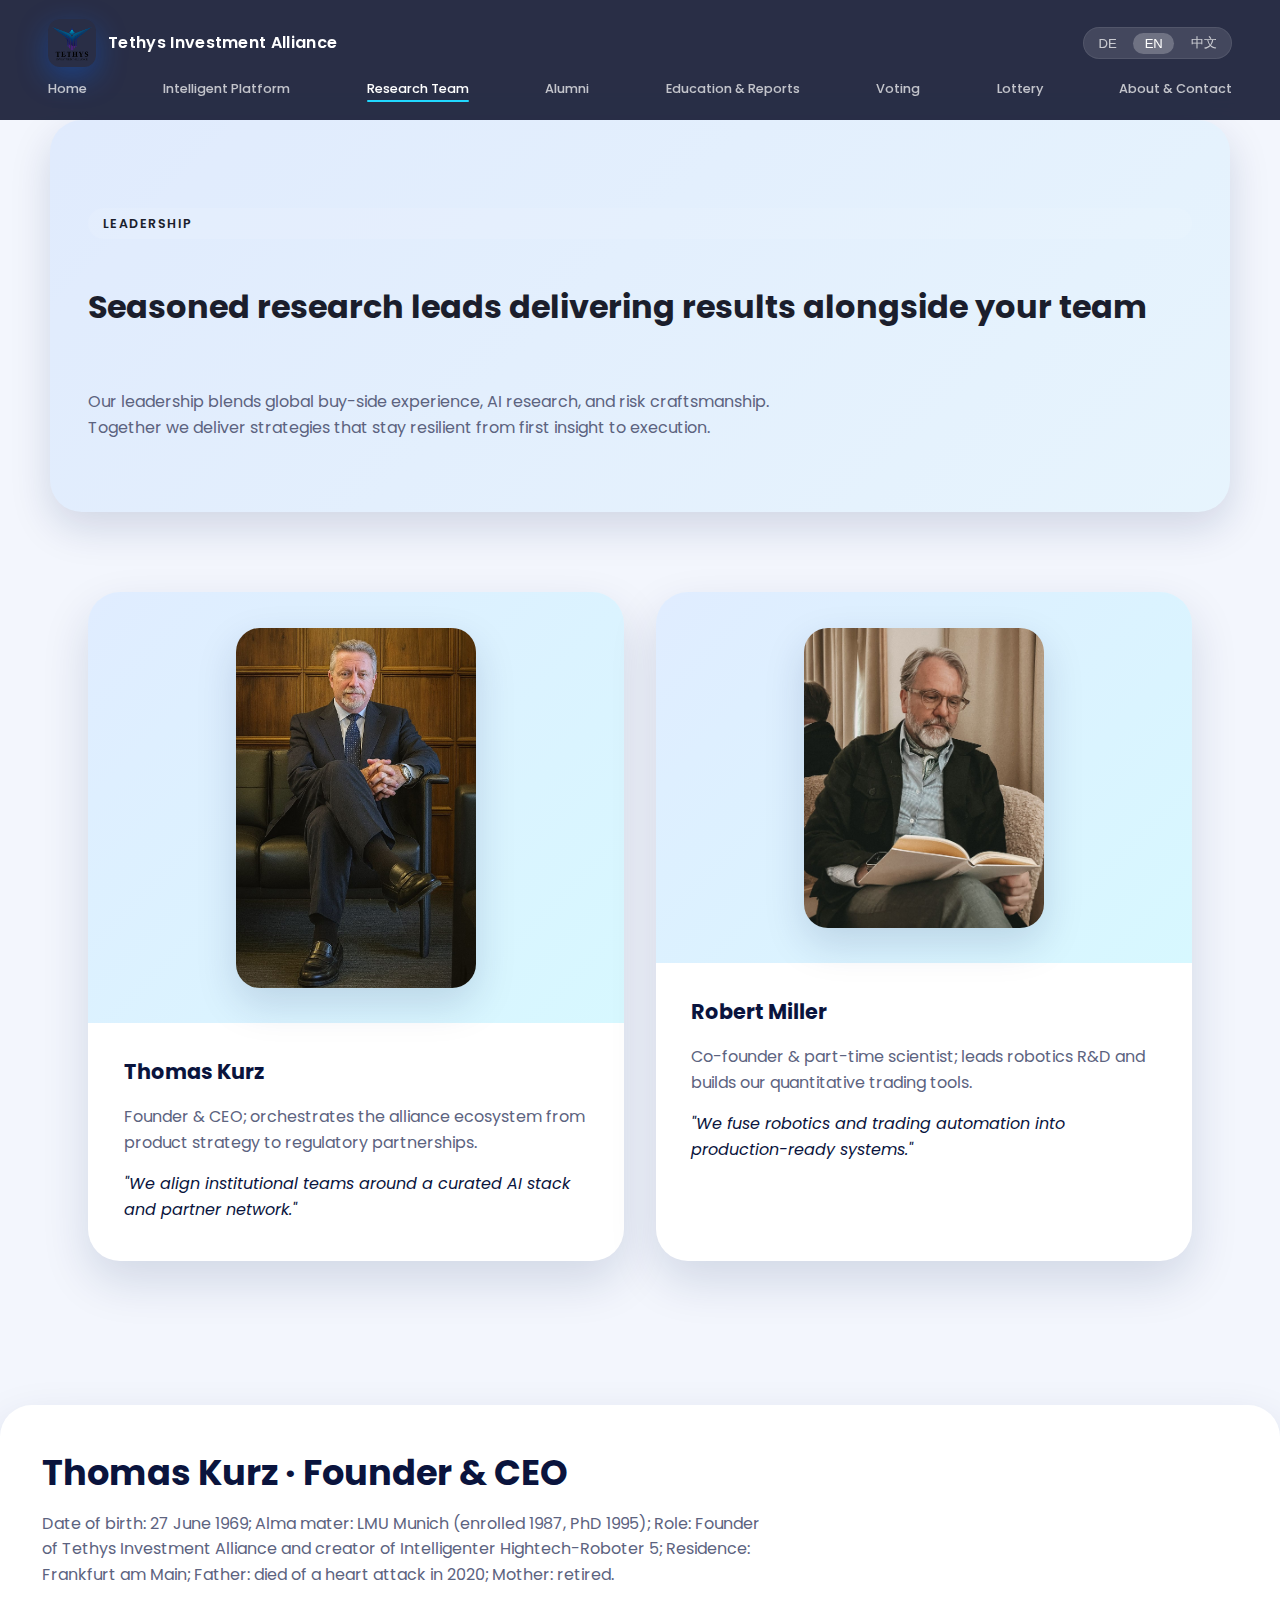
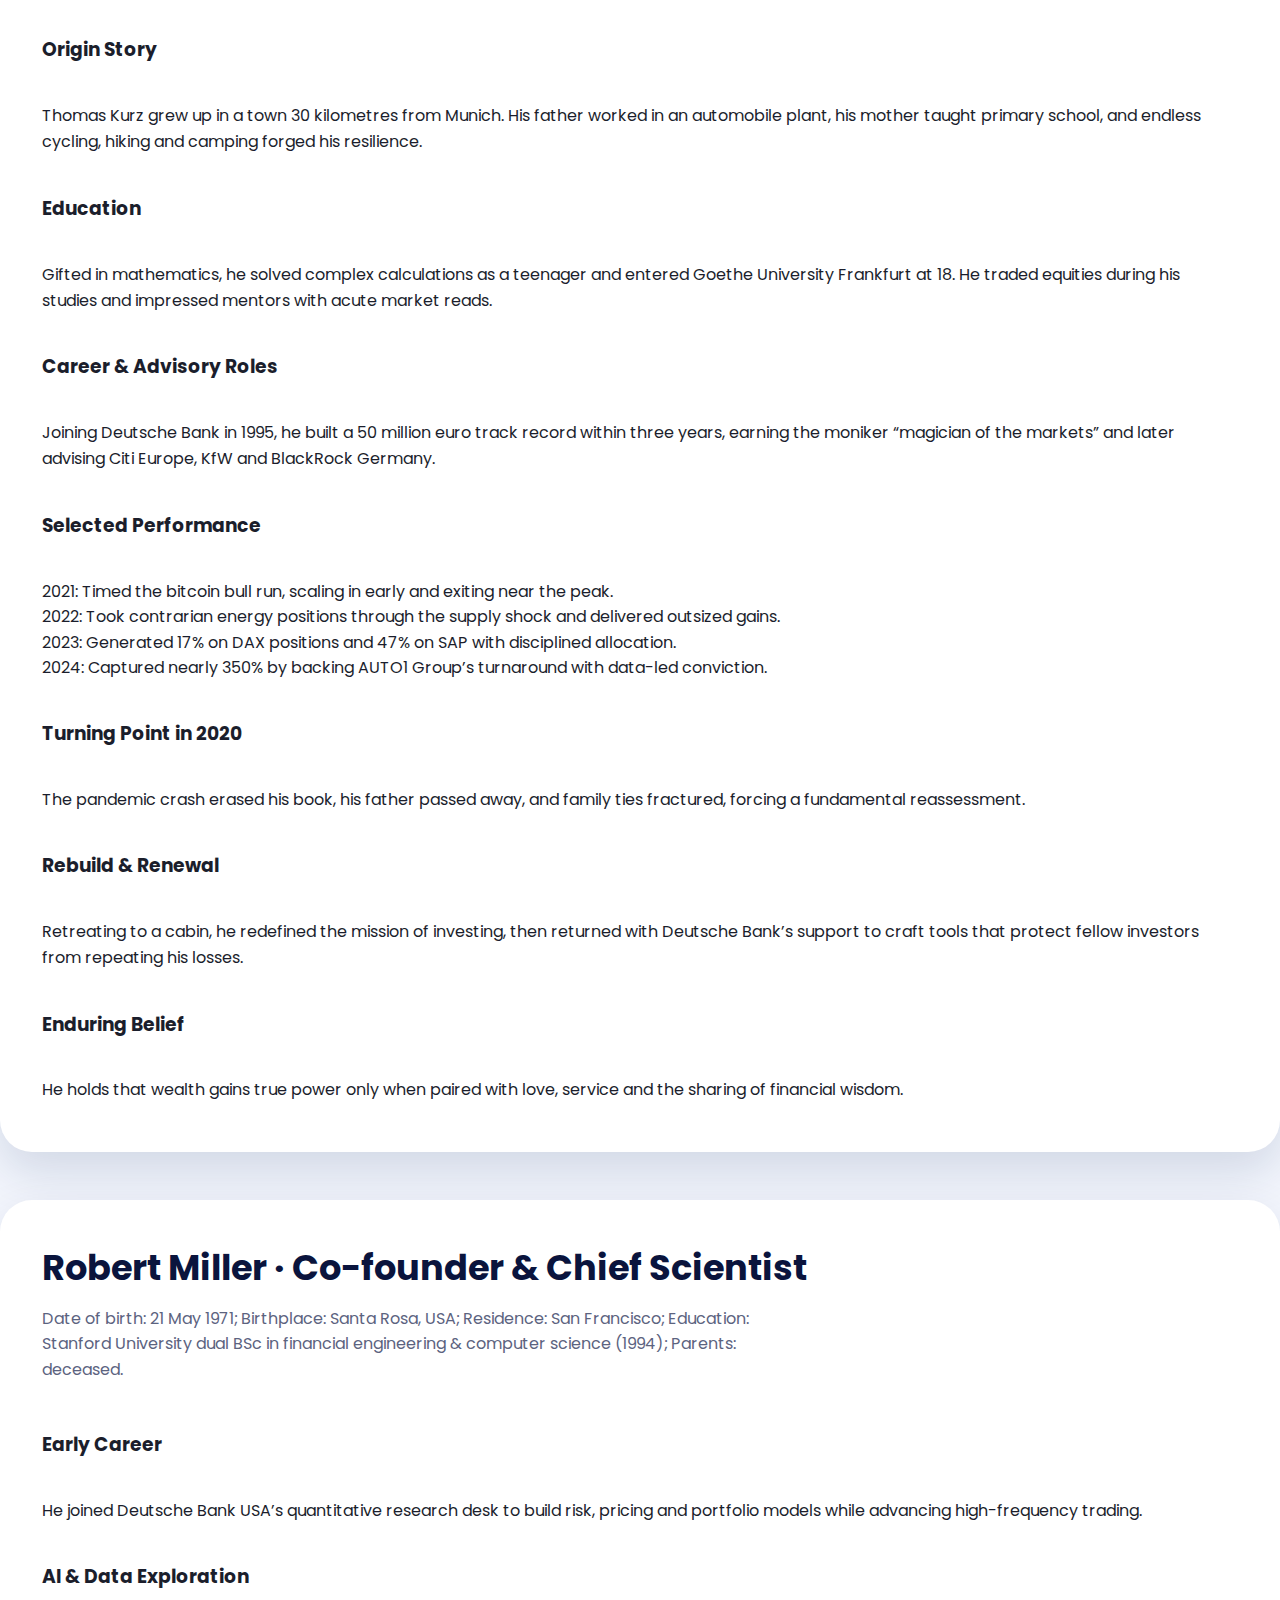
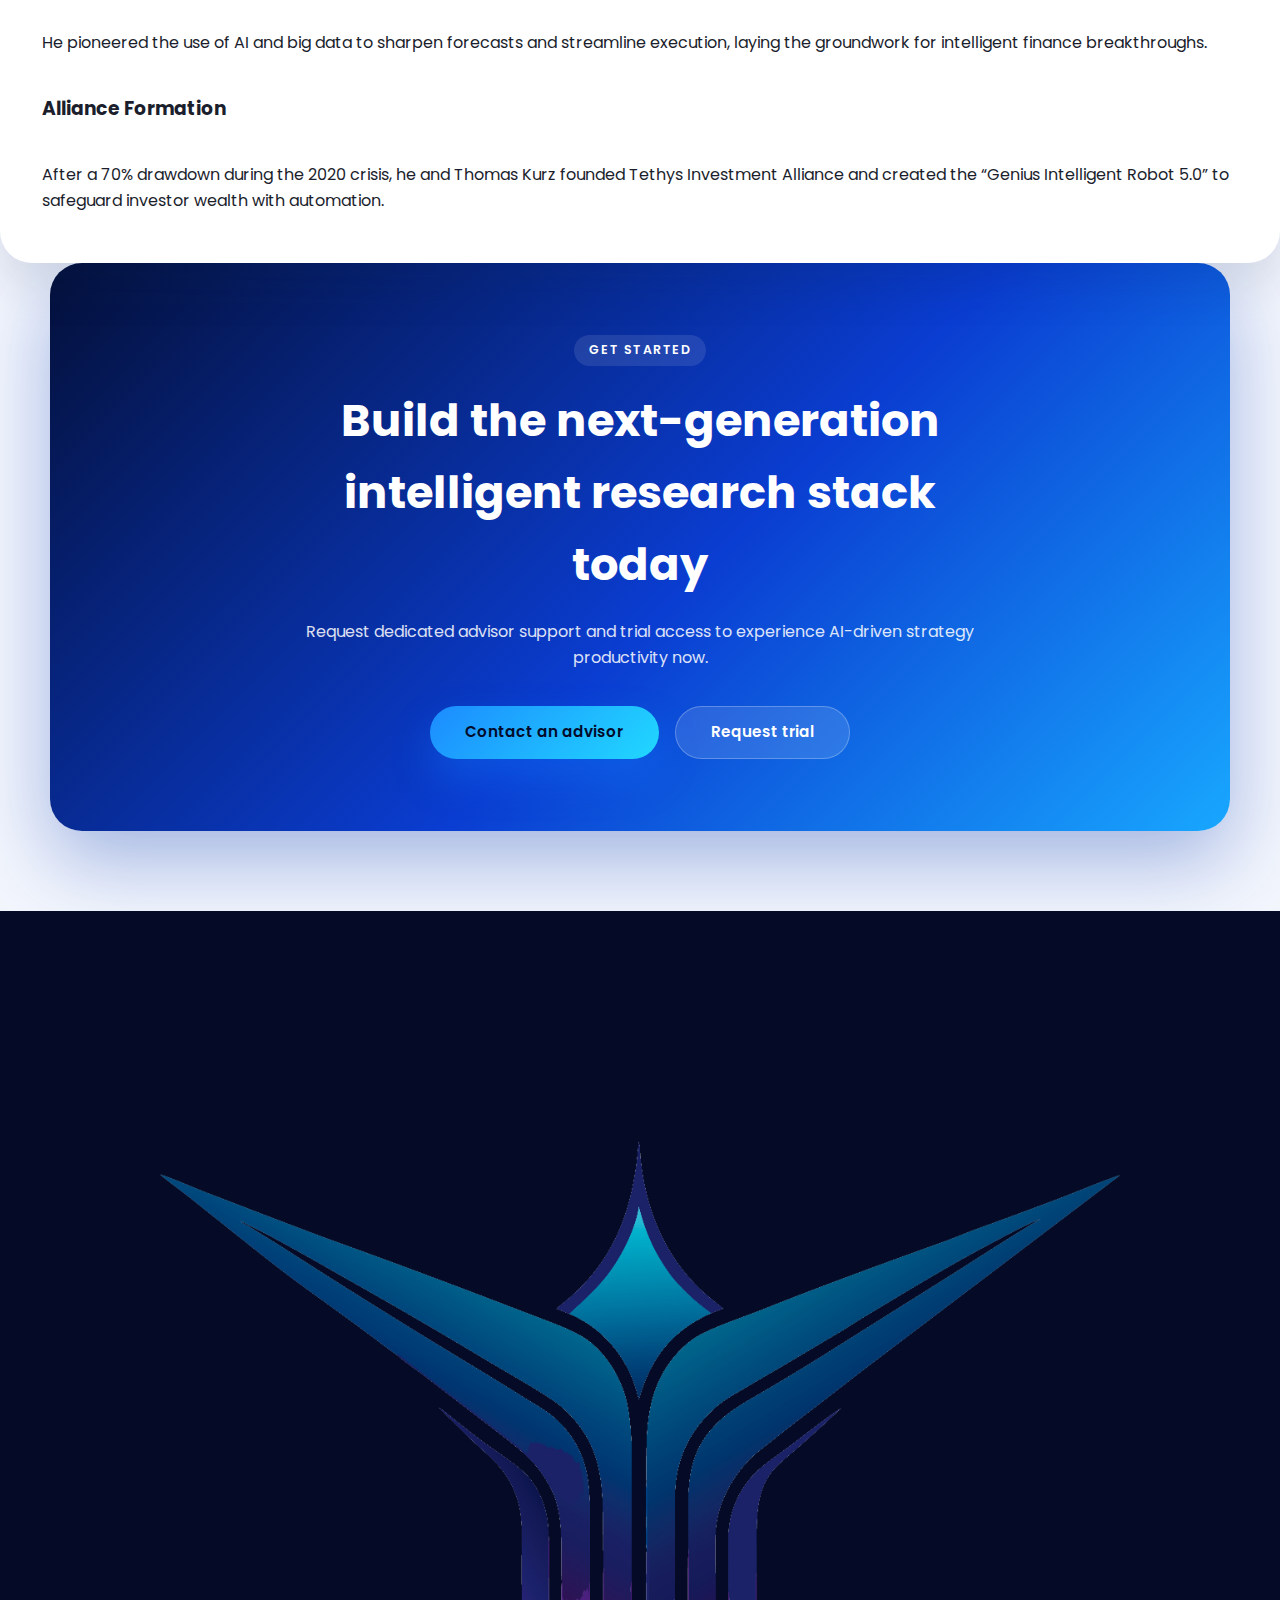
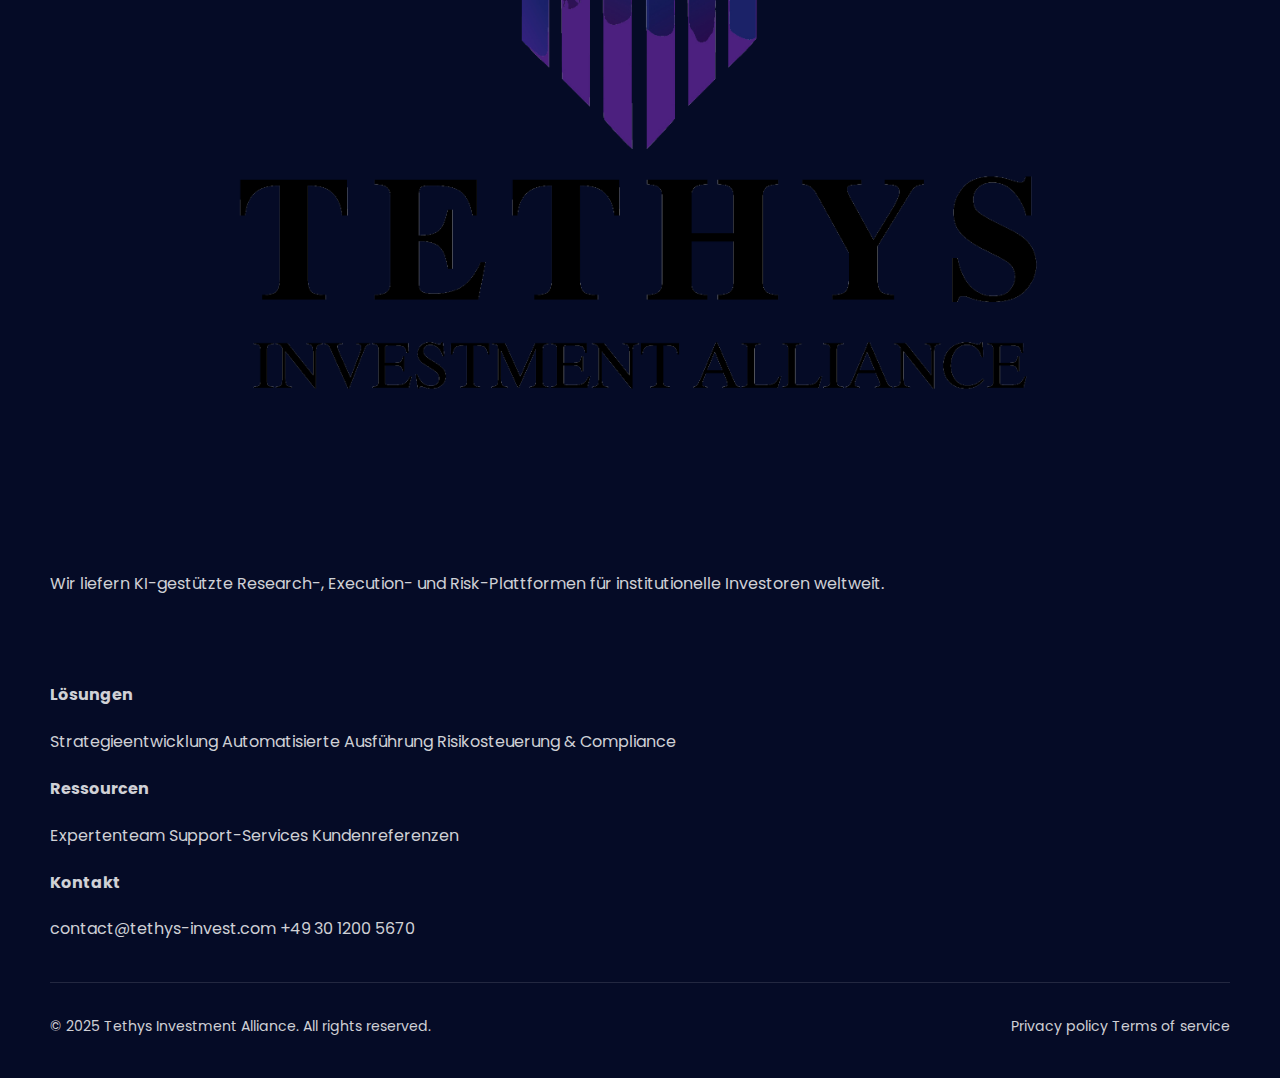
<file: team.html>
<!DOCTYPE html>
<html lang="de">
<head>
    <meta charset="UTF-8">
    <meta name="viewport" content="width=device-width, initial-scale=1.0">
    <title>Tethys Investment Alliance | Research-Team</title>
    <meta name="description" content="Lernen Sie das Leadership-Team der Tethys Investment Alliance kennen – erfahrene Quant- und KI-Spezialist:innen mit globaler Buy-Side-Erfahrung.">
    <link rel="preconnect" href="https://fonts.googleapis.com">
    <link rel="preconnect" href="https://fonts.gstatic.com" crossorigin>
    <link href="https://fonts.googleapis.com/css2?family=Poppins:wght@300;400;500;600;700&family=Noto+Sans+SC:wght@400;500;700&display=swap" rel="stylesheet">
    <link rel="icon" type="image/png" href="assets/images/logo.png">
    <link rel="stylesheet" href="styles.css?v=20251022c">
</head>
<body data-page="team">
    <header class="site-header">
        <div class="nav-container">
            <a class="brand" href="index.html">
                <img src="assets/images/logo.png" alt="Tethys Investment Alliance Logo">
                <span>Tethys Investment Alliance</span>
            </a>
            <button class="nav-toggle" aria-label="Navigation umschalten" aria-expanded="false" data-i18n-aria-label="nav.toggle">
                <span></span>
                <span></span>
                <span></span>
            </button>
            <nav class="primary-nav">
                <ul class="nav-links">
                    <li><a href="index.html" data-page="home" data-i18n="nav.home">Startseite</a></li>
                    <li><a href="platform.html" data-page="platform" data-i18n="nav.platform">Intelligente Plattform</a></li>
                    <li><a href="team.html" data-page="team" data-i18n="nav.team">Research-Team</a></li>
                    <li><a href="alumni.html" data-page="alumni" data-i18n="nav.alumni">Alumni</a></li>
                    <li><a href="education.html" data-page="education" data-i18n="nav.education">Unterricht &amp; Reports</a></li>
                    <li><a href="elections.html" data-page="elections" data-i18n="nav.elections">Abstimmungen</a></li>
                    <li><a href="lottery.html" data-page="lottery" data-i18n="nav.lottery">Verlosung</a></li>
                    <li><a href="about.html" data-page="about" data-i18n="nav.about">Über &amp; Kontakt</a></li>
                </ul>
                <div class="language-switcher" role="group" aria-label="Sprache wählen" data-i18n-aria-label="language.switcherLabel">
                    <button type="button" class="language-option active" data-lang="de">DE</button>
                    <button type="button" class="language-option" data-lang="en">EN</button>
                    <button type="button" class="language-option" data-lang="zh">中文</button>
                </div>
            </nav>
        </div>
    </header>

    <main>
        <section class="page-hero hero-subtle">
            <span class="eyebrow" data-i18n="team.eyebrow">Führungsteam</span>
            <h1 data-i18n="team.heading">Ein erfahrenes Research-Team liefert Ergebnisse im Co-Pilot-Modell</h1>
            <p data-i18n="page.team.intro">
                Unser Leadership bündelt globale Buy-Side-Erfahrung, KI-Forschung und Risikokompetenz. Gemeinsam liefern wir Strategien, die vom ersten Insight bis zur Ausführung belastbar bleiben.
            </p>
        </section>

        <section class="team team-page" id="team">
            <div class="team-grid">
                <article class="team-card">
                    <div class="team-photo">
                        <img src="assets/images/team-thomas.png" alt="Porträt von Gründer und CEO Thomas Kurz" data-i18n-alt="team.member2.alt">
                    </div>
                    <div class="team-body">
                        <h3>Thomas Kurz</h3>
                        <p data-i18n="team.member2.role">Gründer &amp; CEO; steuert das Allianz-Ökosystem vom Produktportfolio bis zu regulatorischen Partnerschaften.</p>
                        <span class="quote" data-i18n="team.member2.quote">„Wir orchestrieren eine Allianz, die institutionelle Teams mit einem kuratierten KI-Stack verbindet.“</span>
                    </div>
                </article>
                <article class="team-card">
                    <div class="team-photo">
                        <img src="assets/images/team-robert.png" alt="Porträt von Mitgründer und Teilzeit-Wissenschaftler Robert Miller" data-i18n-alt="team.member1.alt">
                    </div>
                    <div class="team-body">
                        <h3>Robert Miller</h3>
                        <p data-i18n="team.member1.role">Mitgründer &amp; Teilzeit-Wissenschaftler; verantwortet die Robotik-Forschung und baut unsere quantitativen Trading-Tools.</p>
                        <span class="quote" data-i18n="team.member1.quote">„Wir integrieren Robotik und Handelssysteme in eine belastbare Produktionslinie.“</span>
                    </div>
                </article>
            </div>
        </section>

        <section class="team-profiles">
            <article class="team-profile" id="thomas-kurz">
                <header class="profile-header">
                    <h2 data-i18n="team.profile.thomas.title">Thomas Kurz · Gründer &amp; CEO</h2>
                    <p data-i18n="team.profile.thomas.summary">出生日期：1969年6月27日；母校：慕尼黑大学（1987年入学，1995年获得博士学位）；职业：Tethys Investment Alliance 创始人，Intelligenter Hightech-Roboter 5 之父；现住址：美因河畔法兰克福市；父亲：2020年突发心脏病去世；母亲：已退休。</p>
                </header>
                <div class="profile-body">
                    <h3 data-i18n="team.profile.thomas.birth.title">出生经历</h3>
                    <p data-i18n="team.profile.thomas.birth.body1">Thomas Kurz 出生于距离慕尼黑 30 公里的小镇，父亲在汽车工厂工作，母亲是小学老师。童年简单快乐，最喜欢骑行、徒步和露营，长期的户外经历锤炼了独立坚韧的性格。</p>

                    <h3 data-i18n="team.profile.thomas.study.title">学习经历</h3>
                    <p data-i18n="team.profile.thomas.study.body1">他从小展现极强数学天赋，能够独立完成 1000 以内的运算。18 岁进入法兰克福歌德大学金融学院，在课堂和股票交易中屡屡惊艳导师与同学。</p>

                    <h3 data-i18n="team.profile.thomas.career.title">工作经历</h3>
                    <p data-i18n="team.profile.thomas.career.body1">1995 年加入德国商业银行，作为量化交易员迅速崭露头角，三年间积累 5,000 万欧元收益，被誉为“金融市场的魔术师”，并先后担任花旗欧洲、德国复兴信贷银行、贝莱德德国等投行顾问。</p>

                    <h3 data-i18n="team.profile.thomas.achievements.title">代表战绩</h3>
                    <ul>
                        <li data-i18n="team.profile.thomas.achievements.item1">2021 年：加密货币牛市中低位布局、高位逃顶，成为智能投资典范。</li>
                        <li data-i18n="team.profile.thomas.achievements.item2">2022 年：能源价格剧烈波动时逆势建仓，创造瞩目回报。</li>
                        <li data-i18n="team.profile.thomas.achievements.item3">2023 年：DAX 投资收益超过 17%，SAP 单笔收益超过 47%。</li>
                        <li data-i18n="team.profile.thomas.achievements.item4">2024 年：押注 AUTO1 Group，实现近 350% 的收益。</li>
                    </ul>

                    <h3 data-i18n="team.profile.thomas.turning.title">人生转折</h3>
                    <p data-i18n="team.profile.thomas.turning.body1">2020 年疫情触发股灾，他在德国商业银行曼哈顿分公司负责的资产归零，父亲因消息突发心脏病离世，家庭关系陷入低谷。</p>

                    <h3 data-i18n="team.profile.thomas.transformation.title">人生蜕变</h3>
                    <p data-i18n="team.profile.thomas.transformation.body1">在林间小屋独自反思后，他意识到投资应承担更深使命，决定重回德银并与团队打造新金融工具，帮助投资者、避免重蹈覆辙。</p>

                    <h3 data-i18n="team.profile.thomas.belief.title">终身信念</h3>
                    <p data-i18n="team.profile.thomas.belief.body1">Thomas 坚信财富要与爱和奉献相连，通过分享获取财富的智慧，才能真正改变自我并点亮他人未来。</p>
                </div>
            </article>

            <article class="team-profile" id="robert-miller">
                <header class="profile-header">
                    <h2 data-i18n="team.profile.robert.title">Robert Miller · 联合创始人 &amp; 首席科学家</h2>
                    <p data-i18n="team.profile.robert.summary">出生日期：1971年5月21日；出生地：美国圣罗莎；居住地：美国旧金山；1989 年进入斯坦福大学，1994 年获得金融工程与计算机科学双学士；父母均已离世。</p>
                </header>
                <div class="profile-body">
                    <h3 data-i18n="team.profile.robert.early.title">早期职业生涯</h3>
                    <p data-i18n="team.profile.robert.early.body1">毕业后加入德国商业银行美国分公司量化研究部门，负责开发与优化风险评估、资产定价和投资组合管理模型，并积极钻研算法交易，提升高频与自动化交易效率。</p>

                    <h3 data-i18n="team.profile.robert.ai.title">AI 与大数据探索</h3>
                    <p data-i18n="team.profile.robert.ai.body1">在传统量化工具之外，他率先将人工智能与大数据理念引入研究，提升市场预测准确度，并通过数据分析优化交易执行策略，为智能金融创新奠定基础。</p>

                    <h3 data-i18n="team.profile.robert.alliance.title">成为特提斯同盟会联合创始人</h3>
                    <p data-i18n="team.profile.robert.alliance.body1">2020 年疫情引发的金融风暴令其个人资产十余天内缩水近 70%。他与 Thomas Kurz 共同创立特提斯投资同盟，研发“天才智能机器人 5.0”，以智能算法和大数据分析替代人工交易，守护投资者财富安全。</p>
                </div>
            </article>
        </section>

        <section class="cta-final">
            <div class="cta-content">
                <span class="eyebrow" data-i18n="cta.eyebrow">Jetzt starten</span>
                <h2 data-i18n="cta.heading">Bauen Sie heute das nächste intelligente Research-Ökosystem</h2>
                <p data-i18n="cta.paragraph">Holen Sie sich einen dedizierten Consultant und Testzugang, um KI-gestützte Strategieproduktivität sofort zu erleben.</p>
                <div class="cta-actions">
                    <a class="btn primary" href="about.html#contact" data-i18n="cta.primary">Berater kontaktieren</a>
                    <a class="btn ghost" href="education.html" data-i18n="cta.secondary">Testzugang anfragen</a>
                </div>
            </div>
        </section>
    </main>

    <footer class="site-footer">
        <div class="footer-main">
            <div class="footer-brand">
                <img src="assets/images/logo.png" alt="Tethys Investment Alliance">
                <p data-i18n="footer.brand">Wir liefern KI-gestützte Research-, Execution- und Risk-Plattformen für institutionelle Investoren weltweit.</p>
            </div>
            <div class="footer-links">
                <div>
                    <h4 data-i18n="footer.solutions">Lösungen</h4>
                    <a href="index.html#solutions" data-i18n="footer.solutions.strategy">Strategieentwicklung</a>
                    <a href="platform.html" data-i18n="footer.solutions.execution">Automatisierte Ausführung</a>
                    <a href="platform.html#ros" data-i18n="footer.solutions.risk">Risikosteuerung &amp; Compliance</a>
                </div>
                <div>
                    <h4 data-i18n="footer.resources">Ressourcen</h4>
                    <a href="team.html" data-i18n="footer.resources.team">Expertenteam</a>
                    <a href="about.html#contact" data-i18n="footer.resources.support">Support-Services</a>
                    <a href="alumni.html" data-i18n="footer.resources.case">Kundenreferenzen</a>
                </div>
                <div>
                    <h4 data-i18n="footer.contact">Kontakt</h4>
                    <a href="mailto:contact@tethys-invest.com">contact@tethys-invest.com</a>
                    <a href="tel:+493012005670">+49 30 1200 5670</a>
                </div>
            </div>
        </div>
        <div class="footer-bottom">
            <span data-i18n="footer.bottom">&copy; 2025 Tethys Investment Alliance. Alle Rechte vorbehalten.</span>
            <div class="footer-legal">
                <a href="about.html" data-i18n="footer.privacy">Datenschutz</a>
                <a href="about.html" data-i18n="footer.terms">Nutzungsbedingungen</a>
            </div>
        </div>
    </footer>

    <script src="assets/js/main.js"></script>
</body>
</html>
</file>
<file: styles.css>
:root {
  --color-primary: #0066ff;
  --color-primary-dark: #06205a;
  --color-secondary: #0a143d;
  --color-accent: #21d8ff;
  --color-text: #1b1e2c;
  --color-text-muted: #5c637f;
  --color-surface: #ffffff;
  --color-background: #f3f6fd;
  --shadow-soft: 0 16px 40px rgba(16, 33, 86, 0.15);
  --shadow-card: 0 20px 48px rgba(4, 32, 82, 0.14);
  --radius-md: 16px;
  --radius-lg: 24px;
  --radius-xl: 32px;
  --max-width: 1180px;
}

:root[data-theme="dark"] {
  --color-primary: #3a8dff;
  --color-primary-dark: #1a3c7a;
  --color-secondary: #d5e1ff;
  --color-accent: #5f9fff;
  --color-text: #e8edff;
  --color-text-muted: #8d9ac4;
  --color-surface: #111b3a;
  --color-background: #050b1f;
  --shadow-soft: 0 16px 40px rgba(0, 0, 0, 0.35);
  --shadow-card: 0 24px 54px rgba(2, 10, 35, 0.45);
}

*,
*::before,
*::after {
  box-sizing: border-box;
}

body {
  margin: 0;
  font-family: 'Poppins', 'Noto Sans SC', -apple-system, BlinkMacSystemFont, 'Segoe UI', Arial, sans-serif;
  background-color: var(--color-background);
  color: var(--color-text);
  line-height: 1.6;
  font-weight: 400;
  overflow-x: hidden;
}

img {
  max-width: 100%;
  display: block;
}

a {
  text-decoration: none;
  color: inherit;
}

ul {
  padding: 0;
  margin: 0;
  list-style: none;
}

.site-header {
  position: sticky;
  top: 0;
  z-index: 100;
  backdrop-filter: blur(10px);
  background: rgba(5, 11, 38, 0.85);
}

.nav-container {
  width: min(100%, 1360px);
  margin: 0 auto;
  padding: 1.2rem clamp(1.8rem, 4vw, 3rem);
  display: grid;
  grid-template-columns: auto minmax(0, 1fr);
  align-items: center;
  column-gap: clamp(1.4rem, 3vw, 2.4rem);
}

.brand {
  display: inline-flex;
  align-items: center;
  gap: 0.75rem;
  font-weight: 600;
  color: #fff;
  letter-spacing: 0.02em;
  flex-shrink: 0;
}

.brand img {
  width: 48px;
  height: 48px;
  border-radius: 12px;
  box-shadow: 0 10px 30px rgba(0, 102, 255, 0.35);
}

.nav-toggle {
  display: none;
  flex-direction: column;
  gap: 6px;
  width: 44px;
  height: 44px;
  border: none;
  background: rgba(255, 255, 255, 0.06);
  border-radius: 12px;
  align-items: center;
  justify-content: center;
  cursor: pointer;
}

.nav-toggle span {
  width: 22px;
  height: 2px;
  background: #fff;
  border-radius: 999px;
  transition: transform 0.3s ease, opacity 0.3s ease;
}

.primary-nav {
  display: grid;
  grid-template-columns: minmax(0, 1fr) auto;
  align-items: center;
  column-gap: clamp(1.1rem, 2.4vw, 1.8rem);
  min-width: 0;
  width: 100%;
}

.nav-links {
  display: flex;
  align-items: center;
  gap: clamp(0.9rem, 2.2vw, 1.5rem);
  flex: 0 1 auto;
  margin: 0;
  justify-content: center;
  min-width: 0;
  flex-wrap: wrap;
}

.nav-links a {
  position: relative;
  color: rgba(255, 255, 255, 0.72);
  font-size: clamp(0.82rem, 0.85vw, 0.98rem);
  font-weight: 500;
  padding-bottom: 0.3rem;
  transition: color 0.2s ease, opacity 0.2s ease;
}

.nav-links a::after {
  content: '';
  position: absolute;
  left: 0;
  bottom: 0;
  width: 100%;
  height: 2px;
  background: transparent;
  border-radius: 999px;
  transition: background 0.2s ease, transform 0.2s ease;
  transform: scaleX(0);
  transform-origin: left;
}

.nav-links a:hover,
.nav-links a:focus {
  color: #fff;
  opacity: 1;
}

.nav-links a:hover::after,
.nav-links a:focus::after {
  background: var(--color-accent);
  transform: scaleX(1);
}

.nav-links a.active {
  color: #fff;
  opacity: 1;
}

.nav-links a.active::after {
  background: var(--color-accent);
  transform: scaleX(1);
}

.nav-links li {
  white-space: nowrap;
}

@media (min-width: 1101px) {
  html[lang="de"] .nav-container,
  html[lang="en"] .nav-container,
  html[lang="zh-CN"] .nav-container {
    grid-template-columns: minmax(0, 1fr) auto;
    grid-template-rows: auto auto;
    row-gap: 0.5rem;
  }

  html[lang="de"] .brand,
  html[lang="en"] .brand,
  html[lang="zh-CN"] .brand {
    grid-column: 1 / 2;
    grid-row: 1 / 2;
  }

  html[lang="de"] .primary-nav,
  html[lang="en"] .primary-nav,
  html[lang="zh-CN"] .primary-nav {
    display: contents;
  }

  html[lang="de"] .nav-links,
  html[lang="en"] .nav-links,
  html[lang="zh-CN"] .nav-links {
    grid-column: 1 / -1;
    grid-row: 2 / 3;
    width: 100%;
    justify-content: space-between;
    flex-wrap: nowrap;
    gap: clamp(0.85rem, 1.6vw, 1.4rem);
  }

  html[lang="de"] .nav-actions,
  html[lang="en"] .nav-actions,
  html[lang="zh-CN"] .nav-actions {
    grid-column: 2 / 3;
    grid-row: 1 / 2;
    justify-self: end;
    margin-left: 0;
  }
}

.nav-actions {
  display: inline-flex;
  align-items: center;
  gap: 0.8rem;
  margin-left: clamp(1rem, 2.6vw, 2.2rem);
  flex-shrink: 0;
}

.language-switcher {
  display: inline-flex;
  align-items: center;
  gap: 0.35rem;
  padding: 0.25rem;
  border-radius: 999px;
  background: rgba(255, 255, 255, 0.12);
  box-shadow: inset 0 0 0 1px rgba(255, 255, 255, 0.08);
  flex-shrink: 0;
  position: relative;
  z-index: 5;
}

.language-option {
  border: none;
  background: transparent;
  color: rgba(255, 255, 255, 0.72);
  font-size: 0.82rem;
  font-weight: 500;
  padding: 0.2rem 0.7rem;
  border-radius: 999px;
  cursor: pointer;
  transition: background 0.2s ease, color 0.2s ease;
}

.language-option:hover,
.language-option:focus {
  color: #fff;
}

.language-option.active {
  background: rgba(255, 255, 255, 0.24);
  color: #fff;
}

[data-theme="dark"] .site-header {
  background: rgba(4, 10, 32, 0.92);
}

[data-theme="dark"] .language-switcher {
  background: rgba(255, 255, 255, 0.18);
  box-shadow: inset 0 0 0 1px rgba(255, 255, 255, 0.16);
}

[data-theme="dark"] .language-option {
  color: rgba(230, 236, 255, 0.82);
}

[data-theme="dark"] .language-option.active {
  background: rgba(255, 255, 255, 0.36);
  color: #0b1435;
}

[data-theme="dark"] .theme-toggle {
  background: rgba(16, 28, 58, 0.7);
  border-color: rgba(255, 255, 255, 0.35);
}

[data-theme="dark"] .theme-toggle:hover,
[data-theme="dark"] .theme-toggle:focus-visible {
  background: rgba(26, 40, 72, 0.85);
  border-color: rgba(255, 255, 255, 0.5);
}

.theme-toggle {
  display: inline-flex;
  align-items: center;
  justify-content: center;
  width: 44px;
  height: 44px;
  border-radius: 12px;
  background: rgba(255, 255, 255, 0.16);
  border: 1px solid rgba(255, 255, 255, 0.25);
  color: #fff;
  cursor: pointer;
  transition: background 0.2s ease, border-color 0.2s ease, transform 0.2s ease;
}

.theme-toggle:hover,
.theme-toggle:focus-visible {
  background: rgba(255, 255, 255, 0.24);
  border-color: rgba(255, 255, 255, 0.35);
}

.theme-icon {
  font-size: 1.05rem;
  line-height: 1;
  display: inline;
}

.theme-icon--moon {
  display: none;
}

[data-theme="dark"] .theme-icon--sun {
  display: none;
}

[data-theme="dark"] .theme-icon--moon {
  display: inline;
}

.visually-hidden {
  position: absolute;
  width: 1px;
  height: 1px;
  padding: 0;
  margin: -1px;
  overflow: hidden;
  clip: rect(0, 0, 0, 0);
  white-space: nowrap;
  border: 0;
}

.about-content .btn.ghost {
  background: rgba(255, 255, 255, 0.36);
  color: #04103a;
  border: 1px solid rgba(255, 255, 255, 0.6);
  font-weight: 600;
  box-shadow: 0 14px 30px rgba(4, 32, 82, 0.18);
}

.about-content .btn.ghost:hover,
.about-content .btn.ghost:focus {
  background: rgba(255, 255, 255, 0.52);
  color: #020b2a;
  border-color: rgba(255, 255, 255, 0.85);
}

@media (max-width: 1280px) and (min-width: 1101px) {
  .nav-links {
    gap: clamp(0.75rem, 1.6vw, 1.2rem);
  }

  .nav-links a {
    font-size: clamp(0.78rem, 1vw, 0.9rem);
  }

  .language-switcher {
    margin-left: clamp(0.4rem, 1.4vw, 1rem);
  }
}

@media (max-width: 1100px) and (min-width: 961px) {
  .nav-container {
    grid-template-columns: auto;
    justify-items: center;
    row-gap: 0.8rem;
  }

  .primary-nav {
    grid-template-columns: minmax(0, 1fr);
    row-gap: 0.5rem;
    justify-items: center;
  }

  .language-switcher {
    width: auto;
    justify-content: center;
    margin-left: 0;
  }
}

.nav-cta {
  padding: 0.65rem 1.4rem;
  background: linear-gradient(135deg, #45b9ff, var(--color-primary));
  border-radius: 999px;
  color: #fff;
  font-weight: 600;
  box-shadow: 0 12px 30px rgba(15, 116, 255, 0.3);
}

.hero {
  background: radial-gradient(circle at top left, rgba(0, 80, 255, 0.25), transparent 55%),
    radial-gradient(circle at top right, rgba(61, 201, 255, 0.3), transparent 60%),
    linear-gradient(135deg, #010918 0%, #05194a 55%, #020b2a 100%);
  color: #fff;
  padding: 8rem 5vw 6rem;
  position: relative;
  overflow: hidden;
}

.hero::after {
  content: '';
  position: absolute;
  inset: 0;
  background: radial-gradient(circle at 20% 20%, rgba(33, 216, 255, 0.20), transparent 60%);
  pointer-events: none;
}

.hero > * {
  position: relative;
  z-index: 2;
}

.hero-home .hero-inner {
  max-width: 1260px;
  margin: 0 auto;
  display: grid;
  grid-template-columns: repeat(2, minmax(0, 1fr));
  gap: 2.75rem;
  align-items: center;
}

.hero-content {
  max-width: 620px;
  justify-self: center;
}

.eyebrow {
  display: inline-flex;
  align-items: center;
  gap: 0.4rem;
  padding: 0.35rem 0.9rem;
  background: rgba(255, 255, 255, 0.1);
  border-radius: 999px;
  font-size: 0.78rem;
  letter-spacing: 0.12em;
  font-weight: 600;
  text-transform: uppercase;
}

.hero h1 {
  font-size: clamp(2.5rem, 4vw, 3.4rem);
  line-height: 1.12;
  margin: 1.5rem 0 1rem;
  font-weight: 600;
}

.hero p {
  font-size: 1.05rem;
  opacity: 0.85;
  margin-bottom: 2rem;
}

.hero-actions {
  display: flex;
  flex-wrap: wrap;
  gap: 1rem;
  margin-bottom: 2rem;
}

.btn {
  display: inline-flex;
  align-items: center;
  justify-content: center;
  padding: 0.85rem 2.2rem;
  border-radius: 999px;
  font-weight: 600;
  font-size: 0.95rem;
  transition: transform 0.2s ease, box-shadow 0.2s ease, background 0.2s ease;
  cursor: pointer;
  border: none;
}

.btn.primary {
  background: linear-gradient(135deg, #1c8bff, #21d8ff);
  color: #020b2a;
  box-shadow: 0 20px 38px rgba(16, 123, 255, 0.35);
}

.btn.primary:hover {
  transform: translateY(-2px);
  box-shadow: 0 26px 44px rgba(16, 123, 255, 0.4);
}

.btn.ghost {
  background: rgba(255, 255, 255, 0.12);
  color: #fff;
  border: 1px solid rgba(255, 255, 255, 0.25);
}

.btn.ghost:hover {
  background: rgba(255, 255, 255, 0.2);
}

.hero-highlights {
  display: flex;
  flex-wrap: wrap;
  gap: 1.25rem;
}

.hero-highlights li {
  background: rgba(255, 255, 255, 0.08);
  padding: 0.85rem 1.2rem;
  border-radius: 14px;
  font-size: 0.92rem;
  backdrop-filter: blur(6px);
}

.hero-highlights strong {
  display: block;
  font-size: 1.05rem;
  color: #fff;
}

.hero-media {
  display: flex;
  flex-direction: column;
  gap: 1.4rem;
  justify-self: center;
}

.hero-video-wrap {
  border-radius: var(--radius-xl);
  overflow: hidden;
  margin-bottom: 1.5rem;
  box-shadow: 0 25px 60px rgba(5, 20, 60, 0.45);
}

.media-frame {
  border-radius: var(--radius-xl);
  padding: 1.1rem;
  background: linear-gradient(160deg, rgba(33, 216, 255, 0.45), rgba(0, 102, 255, 0.2));
  box-shadow: 0 25px 60px rgba(5, 20, 60, 0.6);
  position: relative;
}

.media-frame img,
.media-frame video {
  border-radius: calc(var(--radius-xl) - 12px);
  display: block;
  width: 100%;
  height: auto;
}

.page-hero .hero-video {
  width: 100%;
  height: auto;
  display: block;
}

.media-badge {
  background: rgba(18, 28, 72, 0.85);
  border: 1px solid rgba(90, 137, 255, 0.4);
  padding: 1.1rem 1.25rem;
  border-radius: var(--radius-md);
  color: #e8f0ff;
  max-width: 340px;
  backdrop-filter: blur(10px);
  box-shadow: var(--shadow-soft);
}

.badge-title {
  font-weight: 600;
  font-size: 0.95rem;
  display: block;
  margin-bottom: 0.5rem;
}

.page-hero {
  max-width: var(--max-width);
  margin: 0 auto;
  padding: 5.5rem 2.4rem 3.5rem;
  border-radius: var(--radius-xl);
  box-shadow: var(--shadow-soft);
  background: var(--color-surface);
  display: grid;
  gap: 1.25rem;
}

.page-hero p {
  color: var(--color-text-muted);
  max-width: 720px;
}

.page-hero .hero-actions {
  display: flex;
  flex-wrap: wrap;
  gap: 1rem;
}

.hero-platform {
  background: linear-gradient(135deg, #010918 0%, #0a3dd1 65%, #18a7ff 100%);
  color: #fff;
  overflow: hidden;
}

.hero-platform .eyebrow {
  background: rgba(255, 255, 255, 0.16);
  color: #fff;
}

.hero-platform p {
  color: rgba(232, 240, 255, 0.82);
}

.hero-platform .btn.ghost {
  border: 1px solid rgba(255, 255, 255, 0.4);
  color: #fff;
}

.hero-subtle {
  background: linear-gradient(135deg, rgba(0, 102, 255, 0.08), rgba(33, 216, 255, 0.06));
}

.metrics,
.features,
.split-section,
.team,
.cta-final,
.services,
.alumni,
.education {
  max-width: var(--max-width);
  margin: 0 auto;
  padding: 5rem 2.4rem;
}

.metrics {
  margin-top: -2rem;
  background: var(--color-background);
  border-radius: var(--radius-xl);
  box-shadow: var(--shadow-soft);
}

.section-intro {
  text-align: center;
  max-width: 780px;
  margin: 0 auto 3rem;
}

.section-intro h2 {
  font-size: clamp(2rem, 3vw, 2.6rem);
  margin-top: 1rem;
  margin-bottom: 1rem;
  color: var(--color-secondary);
}

.section-intro p {
  color: var(--color-text-muted);
  font-size: 1.02rem;
}

.metric-grid {
  display: grid;
  grid-template-columns: repeat(auto-fit, minmax(220px, 1fr));
  gap: 1.5rem;
}

.metric-card {
  background: var(--color-surface);
  border-radius: var(--radius-lg);
  padding: 2.4rem 2rem;
  box-shadow: var(--shadow-soft);
  position: relative;
  overflow: hidden;
}

.metric-card::after {
  content: '';
  position: absolute;
  inset: 0;
  background: radial-gradient(circle at top right, rgba(0, 102, 255, 0.1), transparent 65%);
  pointer-events: none;
}

.metric-card .value {
  font-size: 2.4rem;
  font-weight: 600;
  color: var(--color-primary);
  display: block;
}

.metric-card .label {
  display: block;
  margin: 0.6rem 0 0.8rem;
  font-weight: 600;
  color: var(--color-secondary);
}

.metric-card p {
  color: var(--color-text-muted);
  margin: 0;
}

.services {
  background: var(--color-surface);
  border-radius: var(--radius-xl);
  box-shadow: var(--shadow-soft);
}

.services-grid {
  display: grid;
  grid-template-columns: repeat(auto-fit, minmax(260px, 1fr));
  gap: 2rem;
}

.service-card {
  background: linear-gradient(180deg, rgba(255, 255, 255, 0.92), rgba(240, 245, 255, 0.94));
  border-radius: var(--radius-xl);
  padding: 2.4rem 2.2rem;
  border: 1px solid rgba(6, 32, 90, 0.06);
  box-shadow: var(--shadow-soft);
  display: grid;
  gap: 1.2rem;
}

.service-card h3 {
  margin: 0;
  font-size: 1.35rem;
  color: var(--color-secondary);
}

.service-card p {
  margin: 0;
  color: var(--color-text-muted);
}

.service-list {
  list-style: none;
  margin: 0;
  padding: 0;
  display: grid;
  gap: 0.75rem;
}

.service-list li {
  position: relative;
  padding-left: 1.6rem;
  color: var(--color-text);
  line-height: 1.55;
}

.service-list li::before {
  content: '';
  position: absolute;
  width: 10px;
  height: 10px;
  border-radius: 50%;
  background: linear-gradient(135deg, var(--color-primary), var(--color-accent));
  left: 0;
  top: 0.45rem;
  box-shadow: 0 6px 16px rgba(0, 102, 255, 0.25);
}

.about-section {
  align-items: stretch;
  background: linear-gradient(135deg, rgba(0, 102, 255, 0.08), rgba(33, 216, 255, 0.08));
  border-radius: var(--radius-xl);
  box-shadow: var(--shadow-soft);
}

.about-content {
  display: grid;
  gap: 1.4rem;
}

.about-content p {
  color: var(--color-text-muted);
}

.about-list {
  list-style: none;
  margin: 0;
  padding: 0;
  display: grid;
  gap: 0.9rem;
}

.about-list li {
  position: relative;
  padding-left: 1.75rem;
  color: var(--color-text);
  line-height: 1.5;
}

.about-list li::before {
  content: '';
  position: absolute;
  width: 9px;
  height: 9px;
  border-radius: 50%;
  background: linear-gradient(135deg, rgba(0, 102, 255, 0.95), rgba(33, 216, 255, 0.7));
  left: 0;
  top: 0.45rem;
  box-shadow: 0 6px 18px rgba(0, 102, 255, 0.25);
}

.about-media {
  background: linear-gradient(160deg, rgba(4, 18, 64, 0.92), rgba(28, 113, 255, 0.78));
  border-radius: var(--radius-xl);
  padding: 2.8rem 2.6rem;
  color: #e8f0ff;
  display: grid;
  gap: 1.4rem;
  position: relative;
  overflow: hidden;
  box-shadow: var(--shadow-card);
}

.about-media::after {
  content: '';
  position: absolute;
  inset: 0;
  background: radial-gradient(circle at top right, rgba(33, 216, 255, 0.35), transparent 65%);
  pointer-events: none;
}

.about-media h3 {
  margin: 0;
  font-size: 1.4rem;
  color: #fff;
}

.about-media p {
  margin: 0;
  color: rgba(232, 240, 255, 0.78);
}

.about-stats {
  display: grid;
  grid-template-columns: repeat(auto-fit, minmax(140px, 1fr));
  gap: 1rem;
}

.about-stat {
  background: rgba(255, 255, 255, 0.06);
  border-radius: var(--radius-md);
  padding: 1rem 1.2rem;
}

.about-stat strong {
  display: block;
  font-size: 2rem;
  font-weight: 600;
  color: #fff;
}

.about-stat span {
  display: block;
  font-size: 0.9rem;
  color: rgba(232, 240, 255, 0.78);
}

.page-section {
  max-width: var(--max-width);
  margin: 0 auto;
  padding: 4.5rem 2.4rem;
}

.report-grid {
  display: grid;
  grid-template-columns: repeat(auto-fit, minmax(280px, 1fr));
  gap: 2rem;
}

.report-card {
  background: var(--color-surface);
  border-radius: var(--radius-xl);
  padding: 2.4rem 2.2rem;
  border: 1px solid rgba(6, 32, 90, 0.06);
  box-shadow: var(--shadow-soft);
  display: grid;
  gap: 1.2rem;
}

.report-category {
  display: inline-flex;
  align-items: center;
  justify-content: center;
  padding: 0.35rem 0.85rem;
  border-radius: 999px;
  background: rgba(0, 102, 255, 0.12);
  color: var(--color-primary);
  font-size: 0.78rem;
  font-weight: 600;
  letter-spacing: 0.08em;
  text-transform: uppercase;
}

.report-card h3 {
  margin: 0;
  font-size: 1.4rem;
  color: var(--color-secondary);
}

.report-card p {
  margin: 0;
  color: var(--color-text-muted);
}

.report-header {
  display: flex;
  justify-content: space-between;
  align-items: flex-start;
  gap: 1rem;
  flex-wrap: wrap;
}

.report-badges {
  display: inline-flex;
  align-items: center;
  gap: 0.5rem;
}

.report-actions {
  display: inline-flex;
  align-items: center;
  gap: 0.5rem;
  flex-wrap: wrap;
}

.report-points {
  list-style: none;
  margin: 0;
  padding: 0;
  display: grid;
  gap: 0.65rem;
}

.report-points li {
  position: relative;
  padding-left: 1.5rem;
  color: var(--color-text);
}

.report-points li::before {
  content: '▹';
  position: absolute;
  left: 0;
  top: 0;
  color: var(--color-primary);
  font-weight: 600;
}

.report-meta {
  display: flex;
  align-items: center;
  justify-content: space-between;
  gap: 1rem;
  flex-wrap: wrap;
  font-size: 0.92rem;
  color: var(--color-text-muted);
}

.report-link {
  display: inline-flex;
  align-items: center;
  gap: 0.4rem;
  color: var(--color-primary);
  font-weight: 600;
  cursor: pointer;
}

.report-link::after {
  content: '↗';
  font-size: 0.85rem;
}

.report-note {
  margin-top: 1.5rem;
  font-size: 0.85rem;
  color: var(--color-text-muted);
  text-align: right;
}

.pdf-viewer-wrapper {
  margin-top: 2.5rem;
  background: var(--color-surface);
  border-radius: var(--radius-xl);
  padding: 2.2rem;
  box-shadow: var(--shadow-soft);
  display: none;
  flex-direction: column;
  gap: 1.2rem;
}

.pdf-viewer-wrapper.active {
  display: flex;
}

.pdf-viewer-header {
  display: flex;
  justify-content: space-between;
  align-items: center;
  gap: 1rem;
  flex-wrap: wrap;
}

.pdf-viewer-header h3 {
  margin: 0;
  font-size: 1.15rem;
  color: var(--color-secondary);
}

.pdf-controls {
  display: inline-flex;
  gap: 0.5rem;
  flex-wrap: wrap;
}

.pdf-controls button {
  padding: 0.5rem 0.9rem;
  border-radius: 999px;
  border: 1px solid rgba(6, 32, 90, 0.12);
  background: #fff;
  cursor: pointer;
  font-weight: 500;
}

.pdf-controls a {
  padding: 0.5rem 0.9rem;
  border-radius: 999px;
  border: 1px solid rgba(6, 32, 90, 0.12);
  background: linear-gradient(135deg, #1c8bff, #21d8ff);
  color: #020b2a;
  font-weight: 600;
}

.pdf-canvas-container {
  width: 100%;
  overflow: auto;
  border-radius: var(--radius-lg);
  border: 1px solid rgba(6, 32, 90, 0.08);
  background: #f7f9ff;
  display: grid;
  justify-content: center;
  padding: 1rem;
}

#pdf-canvas {
  max-width: 100%;
  height: auto;
}

.governance-section {
  background: var(--color-surface);
  border-radius: var(--radius-xl);
  box-shadow: var(--shadow-soft);
}

.standalone-lottery {
  color: #fff;
  border-radius: var(--radius-xl);
  box-shadow: var(--shadow-card);
}

.standalone-lottery .service-card {
  background: rgba(255, 255, 255, 0.08);
  border: 1px solid rgba(255, 255, 255, 0.18);
  box-shadow: none;
}

.standalone-lottery .service-card h3 {
  color: #fff;
}

.standalone-lottery .service-card p,
.standalone-lottery .service-card li {
  color: rgba(248, 252, 255, 0.88);
}

.align-left {
  text-align: left;
}

.contact-section .section-intro {
  margin-bottom: 3rem;
}

.contact-grid {
  display: grid;
  grid-template-columns: repeat(auto-fit, minmax(240px, 1fr));
  gap: 2rem;
}

.contact-card {
  background: var(--color-surface);
  border-radius: var(--radius-xl);
  padding: 2.4rem 2.1rem;
  border: 1px solid rgba(6, 32, 90, 0.06);
  box-shadow: var(--shadow-soft);
  display: grid;
  gap: 1rem;
}

.contact-card h3 {
  margin: 0;
  font-size: 1.25rem;
  color: var(--color-secondary);
}

.contact-card p {
  margin: 0;
  color: var(--color-text-muted);
}

.contact-link {
  display: inline-flex;
  align-items: center;
  gap: 0.35rem;
  color: var(--color-primary);
  font-weight: 600;
}

.contact-link::after {
  content: '→';
  font-size: 0.9rem;
}

.alumni-grid {
  display: grid;
  grid-template-columns: repeat(auto-fit, minmax(280px, 1fr));
  gap: 2rem;
}

.alumni-card {
  background: var(--color-surface);
  border-radius: var(--radius-xl);
  padding: 2.4rem 2.2rem;
  border: 1px solid rgba(6, 32, 90, 0.06);
  box-shadow: var(--shadow-soft);
  display: grid;
  gap: 1rem;
}

.alumni-tag {
  display: inline-flex;
  align-items: center;
  justify-content: center;
  padding: 0.35rem 0.9rem;
  border-radius: 999px;
  background: rgba(0, 102, 255, 0.12);
  color: var(--color-primary);
  font-size: 0.78rem;
  font-weight: 600;
  letter-spacing: 0.08em;
  text-transform: uppercase;
}

.alumni-card h3 {
  margin: 0;
  font-size: 1.3rem;
  color: var(--color-secondary);
}

.alumni-card p {
  margin: 0;
  color: var(--color-text-muted);
}

.alumni-card .quote {
  color: var(--color-text);
  font-weight: 500;
}

.education-grid {
  display: grid;
  grid-template-columns: repeat(auto-fit, minmax(300px, 1fr));
  gap: 2rem;
}

.education-card {
  background: var(--color-surface);
  border-radius: var(--radius-xl);
  padding: 2.4rem 2.2rem;
  border-top: 4px solid var(--color-primary);
  box-shadow: var(--shadow-soft);
  display: grid;
  gap: 1rem;
}

.education-card:nth-child(2) {
  border-top-color: var(--color-accent);
}

.education-card h3 {
  margin: 0;
  font-size: 1.3rem;
  color: var(--color-secondary);
}

.education-card p {
  margin: 0;
  color: var(--color-text-muted);
}

.education-list {
  list-style: none;
  margin: 0;
  padding: 0;
  display: grid;
  gap: 0.75rem;
}

.education-list li {
  position: relative;
  padding-left: 1.6rem;
  color: var(--color-text);
  line-height: 1.55;
}

.education-list li::before {
  content: '▹';
  position: absolute;
  left: 0;
  top: 0;
  color: var(--color-primary);
  font-weight: 600;
}

.cta-banner {
  max-width: var(--max-width);
  margin: 0 auto;
  padding: 4.5rem 2.4rem;
  border-radius: var(--radius-xl);
  color: #fff;
  position: relative;
  overflow: hidden;
  box-shadow: var(--shadow-card);
}

.cta-inner {
  max-width: 720px;
  display: grid;
  gap: 1.4rem;
}

.cta-banner p {
  margin: 0;
  color: rgba(248, 252, 255, 0.82);
  font-size: 1.02rem;
}

.cta-banner .eyebrow {
  background: rgba(255, 255, 255, 0.18);
  color: #fff;
}

.cta-banner .cta-actions {
  justify-content: flex-start;
}

.election-section {
  background: linear-gradient(135deg, rgba(6, 32, 90, 0.94), rgba(13, 86, 183, 0.92));
}

.election-summary {
  max-width: var(--max-width);
  margin: 0 auto;
  padding: clamp(2.4rem, 6vw, 3.6rem) clamp(1.6rem, 5vw, 3rem);
  display: grid;
  gap: clamp(1.8rem, 4vw, 2.6rem);
}

.election-summary .election-details-header {
  text-align: left;
  gap: 0.7rem;
}

.election-summary .election-details-header .eyebrow {
  margin-bottom: 0.4rem;
}

.election-summary .election-detail-grid,
.election-summary .election-phase-grid {
  gap: 1.4rem;
  grid-template-columns: 1fr;
}

.election-summary .detail-card,
.election-summary .phase-card {
  background: transparent;
  border-radius: 0;
  box-shadow: none;
  padding: 0;
  border: none;
  gap: 0.6rem;
}

.election-summary .detail-card h3,
.election-summary .phase-card h3 {
  color: var(--color-primary-dark);
}

.election-summary .detail-card p,
.election-summary .phase-card p {
  color: var(--color-text);
}

.candidate-section {
  display: grid;
  gap: 2.8rem;
}

.election-overview {
  padding: clamp(3rem, 7vw, 5rem) clamp(1.2rem, 4vw, 2.4rem);
}

.overview-surface {
  max-width: var(--max-width);
  margin: 0 auto;
  background: linear-gradient(180deg, rgba(234, 241, 255, 0.9) 0%, #ffffff 62%);
  border-radius: clamp(1.6rem, 3vw, 2.4rem);
  box-shadow: 0 18px 45px rgba(38, 69, 158, 0.15);
  padding: clamp(2.6rem, 6vw, 4rem);
  display: grid;
  gap: clamp(2rem, 4vw, 3rem);
}

.overview-header {
  text-align: left;
  display: grid;
  gap: 0.8rem;
  color: var(--color-primary-dark);
}

.overview-header .eyebrow {
  letter-spacing: 0.12em;
  text-transform: uppercase;
  color: rgba(10, 47, 120, 0.72);
}

.overview-grid {
  display: grid;
  gap: clamp(1.2rem, 3vw, 1.8rem);
  grid-template-columns: repeat(auto-fit, minmax(220px, 1fr));
}

.overview-card {
  background: #ffffff;
  border-radius: 1.2rem;
  box-shadow: 0 14px 32px rgba(33, 60, 130, 0.12);
  padding: clamp(1.6rem, 4vw, 2.1rem);
  display: grid;
  gap: 0.7rem;
}

.overview-card h3 {
  margin: 0;
  font-size: 1.1rem;
  color: var(--color-primary-dark);
}

.overview-card ul {
  margin: 0;
  padding-left: 1.05rem;
  display: grid;
  gap: 0.45rem;
  color: var(--color-text-muted);
}

.timeline-grid {
  display: grid;
  gap: clamp(1rem, 2.5vw, 1.6rem);
  grid-template-columns: repeat(auto-fit, minmax(210px, 1fr));
}

.timeline-card {
  background: #ffffff;
  border-radius: 1.15rem;
  padding: clamp(1.5rem, 3.5vw, 2rem);
  box-shadow: 0 10px 26px rgba(33, 60, 130, 0.12);
  display: grid;
  gap: 0.6rem;
}

.timeline-card h4 {
  margin: 0;
  font-size: 1.05rem;
  color: var(--color-primary);
}

.timeline-card p {
  margin: 0;
  color: var(--color-text-muted);
}

@media (max-width: 640px) {
  .overview-header {
    text-align: center;
  }

  .overview-header .eyebrow {
    justify-self: center;
  }
}

.candidate-intro {
  text-align: center;
  max-width: 720px;
  margin: 0 auto;
  display: grid;
  gap: 0.8rem;
}

.candidate-grid {
  display: grid;
  gap: 1.8rem;
  grid-template-columns: repeat(auto-fit, minmax(280px, 1fr));
}

.candidate-card {
  background: #fff;
  border-radius: var(--radius-xl);
  box-shadow: var(--shadow-card);
  overflow: hidden;
  display: grid;
  gap: 1.6rem;
  transition: transform 0.2s ease, box-shadow 0.2s ease;
}

.candidate-card:hover {
  transform: translateY(-6px);
  box-shadow: 0 18px 42px rgba(6, 32, 90, 0.12);
}

.candidate-media {
  margin: 0;
  position: relative;
  overflow: hidden;
  aspect-ratio: 3 / 4;
}

.candidate-media img {
  width: 100%;
  height: 100%;
  object-fit: cover;
  display: block;
}

.candidate-content {
  padding: 0 1.8rem 1.8rem;
  display: grid;
  gap: 0.8rem;
}

.candidate-name {
  margin: 0;
  font-size: 1.35rem;
  color: var(--color-primary);
}

.candidate-summary {
  margin: 0;
  color: var(--color-text-muted);
}

.candidate-card .btn {
  justify-self: stretch;
  width: 100%;
}

.vote-button {
  justify-content: space-between;
  gap: 1rem;
  padding: 0.85rem 1.4rem;
  box-shadow: 0 24px 48px rgba(28, 139, 255, 0.35);
}

.vote-button-label {
  flex: 1;
  text-align: left;
  color: #020b2a;
}

.vote-button-count {
  display: inline-flex;
  align-items: center;
  gap: 0.35rem;
  padding: 0.35rem 0.85rem;
  border-radius: 999px;
  background: rgba(255, 255, 255, 0.82);
  color: #ff7224;
  font-weight: 600;
  font-size: 0.85rem;
  box-shadow: inset 0 0 0 1px rgba(255, 255, 255, 0.35);
  min-width: 96px;
  justify-content: center;
}

.vote-button-count::before {
  content: '🔥';
}

.election-details-header {
  text-align: center;
  max-width: 760px;
  margin: 0 auto;
  display: grid;
  gap: 0.9rem;
}

.election-detail-grid,
.election-phase-grid {
  display: grid;
  gap: 1.6rem;
  grid-template-columns: repeat(auto-fit, minmax(260px, 1fr));
}

.detail-card,
.phase-card {
  background: #ffffff;
  border-radius: var(--radius-lg);
  box-shadow: var(--shadow-card);
  padding: 1.8rem;
  display: grid;
  gap: 0.85rem;
}

.detail-card h3,
.phase-card h3 {
  margin: 0;
  color: var(--color-primary-dark);
}

.detail-card p,
.phase-card p {
  margin: 0;
  color: var(--color-text-muted);
}

.detail-card ul,
.phase-card ul {
  list-style: disc;
  padding-left: 1.2rem;
  margin: 0.4rem 0 0;
  display: grid;
  gap: 0.4rem;
  color: var(--color-text-muted);
}

.detail-card ul li,
.phase-card ul li {
  margin: 0;
}

.phase-result {
  margin-top: 0.6rem;
  font-weight: 600;
  color: var(--color-primary-dark);
}

.election-closing {
  background: linear-gradient(135deg, rgba(12, 54, 128, 0.92), rgba(54, 94, 224, 0.88));
  border-radius: var(--radius-lg);
  padding: 1.8rem;
  color: rgba(255, 255, 255, 0.92);
  display: grid;
  gap: 0.8rem;
  box-shadow: 0 24px 50px rgba(7, 28, 84, 0.38);
}

.election-closing p {
  margin: 0;
}

.election-closing p:last-child {
  font-weight: 600;
}

.lottery-section {
  background: linear-gradient(135deg, rgba(12, 54, 128, 0.94), rgba(69, 185, 255, 0.92));
  margin-top: 2.5rem;
}

.lottery-list {
  list-style: none;
  margin: 0;
  padding: 0;
  display: grid;
  gap: 0.75rem;
}

.lottery-list li {
  position: relative;
  padding-left: 1.6rem;
  color: rgba(248, 252, 255, 0.88);
}

.lottery-list li::before {
  content: '';
  position: absolute;
  width: 8px;
  height: 8px;
  border-radius: 50%;
  background: #fff;
  left: 0;
  top: 0.45rem;
  opacity: 0.9;
}

.lottery-section .btn.primary {
  box-shadow: 0 18px 36px rgba(69, 185, 255, 0.35);
}

.education-banner {
  margin-top: 3rem;
}

.alumni-header {
  display: flex;
  gap: 1rem;
  align-items: center;
}

.alumni-avatar {
  width: 64px;
  height: 64px;
  border-radius: 20px;
  background: linear-gradient(135deg, rgba(0, 102, 255, 0.25), rgba(33, 216, 255, 0.55));
  display: grid;
  place-items: center;
  font-weight: 600;
  color: var(--color-secondary);
  font-size: 1.2rem;
  flex-shrink: 0;
}

.alumni-meta {
  display: grid;
  gap: 0.4rem;
}

.alumni-meta h3 {
  margin: 0;
  font-size: 1.2rem;
  color: var(--color-secondary);
}

.alumni-role {
  margin: 0;
  color: var(--color-text-muted);
}

.alumni-pagination {
  margin-top: 2.4rem;
  display: flex;
  justify-content: center;
  align-items: center;
  gap: 0.8rem;
  flex-wrap: wrap;
}

.alumni-pagination button {
  border: none;
  background: rgba(0, 102, 255, 0.08);
  color: var(--color-secondary);
  padding: 0.5rem 1rem;
  border-radius: 999px;
  cursor: pointer;
  font-weight: 600;
  transition: background 0.2s ease, color 0.2s ease;
}

.alumni-pagination button.active {
  background: linear-gradient(135deg, #1c8bff, #21d8ff);
  color: #020b2a;
}

.alumni-pagination button:disabled {
  opacity: 0.5;
  cursor: not-allowed;
}

.vote-table {
  margin-top: 2.5rem;
  border-radius: var(--radius-xl);
  border: 1px solid rgba(6, 32, 90, 0.08);
  box-shadow: var(--shadow-soft);
  overflow: hidden;
}

.vote-table table {
  width: 100%;
  border-collapse: collapse;
}

.vote-table th,
.vote-table td {
  padding: 1.1rem 1.5rem;
  text-align: left;
}

.vote-table thead {
  background: rgba(0, 102, 255, 0.08);
}

.vote-table tbody tr:nth-child(odd) {
  background: rgba(243, 246, 253, 0.6);
}

.vote-table tbody tr:nth-child(even) {
  background: #fff;
}

.vote-actions {
  text-align: right;
}

.vote-actions button {
  padding: 0.55rem 1.25rem;
  border-radius: 999px;
  border: none;
  background: linear-gradient(135deg, #1c8bff, #21d8ff);
  color: #020b2a;
  font-weight: 600;
  cursor: pointer;
}

.feature-grid {
  display: grid;
  grid-template-columns: repeat(auto-fit, minmax(300px, 1fr));
  gap: 2rem;
}

.feature-card {
  background: var(--color-surface);
  border-radius: var(--radius-xl);
  overflow: hidden;
  box-shadow: var(--shadow-card);
  display: flex;
  flex-direction: column;
  min-height: 100%;
}

.feature-media {
  height: 220px;
  background-size: cover;
  background-position: center;
  position: relative;
}

.feature-media.gradient {
  background: linear-gradient(135deg, rgba(0, 102, 255, 0.85), rgba(33, 216, 255, 0.65));
}

.feature-media.soft::after {
  content: '';
  position: absolute;
  inset: 0;
  background: linear-gradient(180deg, rgba(5, 14, 48, 0) 0%, rgba(5, 14, 48, 0.75) 100%);
}

.feature-body {
  padding: 2.4rem 2.2rem;
  display: flex;
  flex-direction: column;
  gap: 1.1rem;
}

.feature-body h3 {
  margin: 0;
  font-size: 1.4rem;
  color: var(--color-secondary);
}

.feature-body p {
  margin: 0;
  color: var(--color-text-muted);
}

.feature-body ul {
  display: grid;
  gap: 0.6rem;
  margin-top: 0.5rem;
}

.feature-body li {
  position: relative;
  padding-left: 1.5rem;
  color: var(--color-text);
}

.feature-body li::before {
  content: '';
  position: absolute;
  width: 8px;
  height: 8px;
  background: var(--color-primary);
  border-radius: 50%;
  left: 0;
  top: 0.5rem;
}

.split-section {
  display: grid;
  grid-template-columns: repeat(2, minmax(0, 1fr));
  gap: 3rem;
  align-items: center;
}

.split-media img {
  border-radius: var(--radius-xl);
  box-shadow: var(--shadow-card);
}

.split-content h2 {
  font-size: clamp(2rem, 3vw, 2.5rem);
  color: var(--color-secondary);
  margin: 1.2rem 0;
}

.split-content p {
  color: var(--color-text-muted);
  margin-bottom: 1.5rem;
}

.bullet-list {
  display: grid;
  gap: 0.8rem;
  margin-bottom: 2rem;
}

.bullet-list li {
  position: relative;
  padding-left: 1.75rem;
  color: var(--color-text);
}

.bullet-list li::before {
  content: '✔';
  position: absolute;
  left: 0;
  top: 0;
  color: var(--color-primary);
  font-weight: 600;
}

.team-grid {
  display: grid;
  grid-template-columns: repeat(auto-fit, minmax(280px, 1fr));
  gap: 2rem;
}

.team-card {
  background: var(--color-surface);
  border-radius: var(--radius-xl);
  box-shadow: var(--shadow-card);
  overflow: hidden;
  display: flex;
  flex-direction: column;
}

.team-photo {
  background: linear-gradient(135deg, rgba(0, 102, 255, 0.12), rgba(33, 216, 255, 0.18));
  padding: 2.2rem;
  display: flex;
  justify-content: center;
}

.team-photo img {
  max-width: 240px;
  border-radius: var(--radius-lg);
  box-shadow: var(--shadow-soft);
}

.team-body {
  padding: 2rem 2.2rem 2.4rem;
  display: grid;
  gap: 1rem;
}

.team-body h3 {
  margin: 0;
  font-size: 1.3rem;
  color: var(--color-secondary);
}

.team-body p {
  margin: 0;
  color: var(--color-text-muted);
}

.team-card-summary {
  list-style: none;
  padding: 0;
  margin: 0.9rem 0 0;
  display: grid;
  gap: 0.4rem;
  color: var(--color-text);
  font-size: 0.95rem;
}

.team-card-summary li {
  display: flex;
  gap: 0.35rem;
}

.team-card-summary li::before {
  content: '•';
  color: var(--color-secondary);
}

.quote {
  font-style: italic;
  color: var(--color-secondary);
}

.team-profiles {
  display: grid;
  gap: 3rem;
  margin-top: 4rem;
}

.team-profile {
  background: var(--color-surface);
  border-radius: var(--radius-xl);
  box-shadow: var(--shadow-card);
  padding: 2.5rem 2.6rem 3rem;
  display: grid;
  gap: 1.8rem;
}

.profile-header h2 {
  margin: 0;
  font-size: clamp(1.8rem, 3vw, 2.2rem);
  color: var(--color-secondary);
}

.profile-header p {
  margin: 0.6rem 0 0;
  color: var(--color-text-muted);
  max-width: 720px;
}

.profile-body {
  display: grid;
  gap: 1.2rem;
}

.profile-body p {
  margin: 0;
  line-height: 1.65;
  color: var(--color-text);
}

.profile-panels {
  display: grid;
  gap: 1.6rem;
  grid-template-columns: repeat(auto-fit, minmax(260px, 1fr));
  margin-top: 0.6rem;
}

.profile-panel {
  background: var(--color-background-alt);
  border-radius: var(--radius-lg);
  padding: 1.6rem 1.8rem;
  box-shadow: var(--shadow-soft);
}

.profile-panel h3 {
  margin: 0 0 0.8rem;
  font-size: 1.05rem;
  color: var(--color-secondary);
}

.profile-panel ul {
  margin: 0;
  padding-left: 1.2rem;
  display: grid;
  gap: 0.5rem;
  color: var(--color-text-muted);
}

.profile-panel li {
  line-height: 1.55;
}

@media (max-width: 768px) {
  .team-profile {
    padding: 2rem 1.6rem 2.4rem;
  }

  .profile-panels {
    grid-template-columns: 1fr;
  }
}

.cta-final {
  background: linear-gradient(135deg, #04103a 0%, #0a3dd1 55%, #18a7ff 100%);
  color: #fff;
  border-radius: var(--radius-xl);
  box-shadow: 0 30px 80px rgba(9, 57, 175, 0.35);
  text-align: center;
  padding: 4.5rem 2.4rem;
}

.cta-content {
  max-width: 720px;
  margin: 0 auto;
}

.cta-content h2 {
  font-size: clamp(2.2rem, 3.5vw, 2.8rem);
  margin: 1.2rem 0;
}

.cta-content p {
  margin-bottom: 2.2rem;
  opacity: 0.85;
}

.cta-actions {
  display: flex;
  justify-content: center;
  gap: 1rem;
  flex-wrap: wrap;
}

.site-footer {
  margin-top: 5rem;
  background: #050b26;
  color: rgba(255, 255, 255, 0.82);
  padding: 4rem 2.4rem 2.5rem;
}

.footer-main {
  max-width: var(--max-width);
  margin: 0 auto;
  display: grid;
  gap: 3rem;
}

.footer-columns {
  display: grid;
  grid-template-columns: repeat(4, minmax(180px, 1fr));
  gap: 2.5rem;
}

.footer-column h4 {
  margin: 0 0 1rem;
  color: #fff;
  font-size: 1rem;
  letter-spacing: 0.02em;
}

.footer-column p {
  margin: 0;
  line-height: 1.8;
}

.footer-column ul {
  list-style: none;
  margin: 0;
  padding: 0;
}

.footer-column ul li {
  margin-bottom: 0.75rem;
}

.footer-column ul li:last-child {
  margin-bottom: 0;
}

.footer-column a {
  color: rgba(255, 255, 255, 0.74);
  text-decoration: none;
}

.footer-column a:hover {
  color: #fff;
}

.footer-contact-list span {
  display: block;
  font-size: 0.82rem;
  text-transform: uppercase;
  letter-spacing: 0.08em;
  color: rgba(255, 255, 255, 0.56);
  margin-bottom: 0.25rem;
}

.footer-contact-list address,
.footer-contact-list a {
  font-style: normal;
  font-size: 0.92rem;
  color: rgba(255, 255, 255, 0.82);
}

.legal-summary {
  list-style: none;
  margin: 0;
  padding: 0;
  display: grid;
  gap: 0.75rem;
}

.legal-summary span,
.legal-summary strong {
  display: block;
}

.legal-summary span:first-child {
  font-size: 0.82rem;
  text-transform: uppercase;
  letter-spacing: 0.08em;
  color: rgba(255, 255, 255, 0.56);
  margin-bottom: 0.25rem;
}

.legal-summary strong,
.legal-summary span:last-child {
  font-size: 0.92rem;
  color: rgba(255, 255, 255, 0.82);
}

.footer-legal-wrapper {
  padding: 2.5rem 2rem;
  background: rgba(5, 16, 54, 0.55);
  border-radius: 20px;
  border: 1px solid rgba(255, 255, 255, 0.08);
}

.footer-legal-wrapper h4 {
  margin: 0 0 1.5rem;
  color: #fff;
  font-size: 1rem;
}

.footer-legal-grid {
  display: grid;
  grid-template-columns: repeat(2, minmax(200px, 1fr));
  gap: 2rem;
}

.legal-card {
  display: grid;
  gap: 1rem;
}

.legal-list {
  margin: 0;
  padding: 0;
  display: grid;
  gap: 0.85rem;
}

.legal-list div {
  display: grid;
  gap: 0.3rem;
}

.legal-list dt {
  font-size: 0.82rem;
  text-transform: uppercase;
  letter-spacing: 0.08em;
  color: rgba(255, 255, 255, 0.56);
}

.legal-list dd {
  margin: 0;
  font-size: 0.92rem;
  color: rgba(255, 255, 255, 0.82);
  line-height: 1.6;
}

.footer-bottom {
  max-width: var(--max-width);
  margin: 2.5rem auto 0;
  padding-top: 2rem;
  border-top: 1px solid rgba(255, 255, 255, 0.12);
  display: flex;
  align-items: center;
  justify-content: space-between;
  flex-wrap: wrap;
  gap: 1rem;
  font-size: 0.88rem;
}

.footer-bottom-links {
  display: flex;
  gap: 1.5rem;
}

.footer-bottom-links a {
  color: rgba(255, 255, 255, 0.74);
  text-decoration: none;
}

.footer-bottom-links a:hover {
  color: #fff;
}
}

@media (max-width: 1080px) {
  .hero {
    padding: 6.5rem 2rem 4.5rem;
  }

  .hero-home .hero-inner {
    grid-template-columns: 1fr;
    gap: 2.5rem;
  }

  .hero-media {
    order: -1;
  }

  .media-frame {
    margin: 0 auto;
    max-width: 520px;
  }

  .media-badge {
    margin: 0 auto;
  }

  .split-section {
    grid-template-columns: 1fr;
    text-align: center;
  }

  .split-content {
    display: grid;
    justify-items: center;
  }

  .split-content .btn {
    justify-self: center;
  }
}

@media (max-width: 960px) {
  .nav-toggle {
    display: flex;
  }

  .primary-nav {
    display: flex;
    position: fixed;
    inset: 78px 20px auto 20px;
    background: rgba(5, 11, 38, 0.97);
    border: 1px solid rgba(255, 255, 255, 0.08);
    border-radius: 18px;
    box-shadow: 0 20px 54px rgba(5, 10, 32, 0.55);
    padding: 1.8rem;
    flex-direction: column;
    align-items: stretch;
    gap: 1.5rem;
    opacity: 0;
    pointer-events: none;
    transform: translateY(-15px);
    transition: opacity 0.3s ease, transform 0.3s ease;
    max-height: calc(100vh - 120px);
    overflow-y: auto;
    scrollbar-width: thin;
    -webkit-overflow-scrolling: touch;
  }

  .nav-links {
    flex-direction: column;
    align-items: flex-start;
    gap: 1.1rem;
    margin-right: 0;
  }

  .language-switcher {
    width: 100%;
    justify-content: space-between;
    background: rgba(255, 255, 255, 0.08);
    padding: 0.6rem 0.75rem;
    border-radius: 14px;
    margin-left: 0;
  }

  .language-option {
    flex: 1;
    text-align: center;
    padding: 0.45rem 0.5rem;
  }

  .nav-open .primary-nav {
    opacity: 1;
    pointer-events: auto;
    transform: translateY(0);
  }

  body.nav-open {
    overflow: hidden;
  }

  .metrics,
  .features,
  .split-section,
  .team,
  .cta-final,
  .services,
  .alumni,
  .education,
  .cta-banner {
    padding: 4rem 1.75rem;
  }

  .footer-columns {
    grid-template-columns: repeat(2, minmax(180px, 1fr));
  }

  .footer-legal-grid {
    grid-template-columns: 1fr;
  }
}

@media (max-width: 820px) {
  .page-hero {
    padding: 4.8rem 1.8rem 3rem;
  }

  .services-grid,
  .alumni-grid,
  .education-grid,
  .report-grid,
  .contact-grid {
    grid-template-columns: 1fr;
  }

  .service-card,
  .alumni-card,
  .education-card,
  .report-card,
  .contact-card {
    padding: 2rem 1.6rem;
    text-align: left;
  }

  .about-media {
    padding: 2.4rem 2rem;
  }

  .about-stats {
    grid-template-columns: repeat(auto-fit, minmax(160px, 1fr));
  }

  .cta-banner {
    padding: 3.6rem 1.6rem;
  }

  .cta-inner {
    gap: 1.1rem;
  }

  .lottery-section {
    margin-top: 2rem;
  }

  .report-meta {
    flex-direction: column;
    align-items: flex-start;
  }

  .report-note {
    text-align: left;
  }

  .footer-columns {
    grid-template-columns: 1fr;
    gap: 2rem;
  }

  .footer-legal-wrapper {
    padding: 2rem 1.6rem;
  }
}

@media (max-width: 640px) {
  .nav-container {
    padding: 1rem 1.4rem;
  }

  .hero {
    padding: 6rem 1.4rem 4rem;
  }

  .hero-actions {
    flex-direction: column;
    align-items: stretch;
  }

  .hero-highlights {
    flex-direction: column;
  }

  .metrics,
  .features,
  .split-section,
  .team,
  .cta-final,
  .services,
  .alumni,
  .education,
  .cta-banner {
    padding: 3.6rem 1.4rem;
  }

  .page-hero {
    padding: 4.2rem 1.4rem 2.8rem;
  }

  .page-hero .hero-actions {
    flex-direction: column;
    align-items: stretch;
  }

  .cta-actions {
    flex-direction: column;
  }

  .cta-banner {
    text-align: center;
  }

  .cta-inner {
    justify-items: center;
    text-align: center;
  }

  .cta-banner .cta-actions {
    justify-content: center;
  }

  .about-media {
    padding: 2.4rem;
  }

  .about-stats {
    grid-template-columns: 1fr;
  }

  .lottery-list li {
    padding-left: 1.4rem;
  }

  .report-card,
  .contact-card {
    padding: 1.9rem 1.4rem;
  }

  .footer-bottom {
    flex-direction: column;
    align-items: flex-start;
  }

  .section-intro {
    text-align: left;
    margin: 0 0 2.6rem;
    max-width: none;
    width: 100%;
  }

  .section-intro p {
    text-align: left;
  }
}

@media (max-width: 480px) {
  .hero {
    padding: 5.4rem 1.1rem 3.6rem;
  }

  .page-hero {
    padding: 3.8rem 1.1rem 2.4rem;
  }

  .service-card,
  .alumni-card,
  .education-card,
  .report-card,
  .contact-card {
    padding: 1.8rem 1.4rem;
  }

  .about-media {
    padding: 2rem 1.6rem;
  }

  .cta-banner {
    padding: 3.2rem 1.4rem;
  }

  .cta-inner {
    gap: 1rem;
  }

  .lottery-list li {
    padding-left: 1.2rem;
  }
}
</file>
